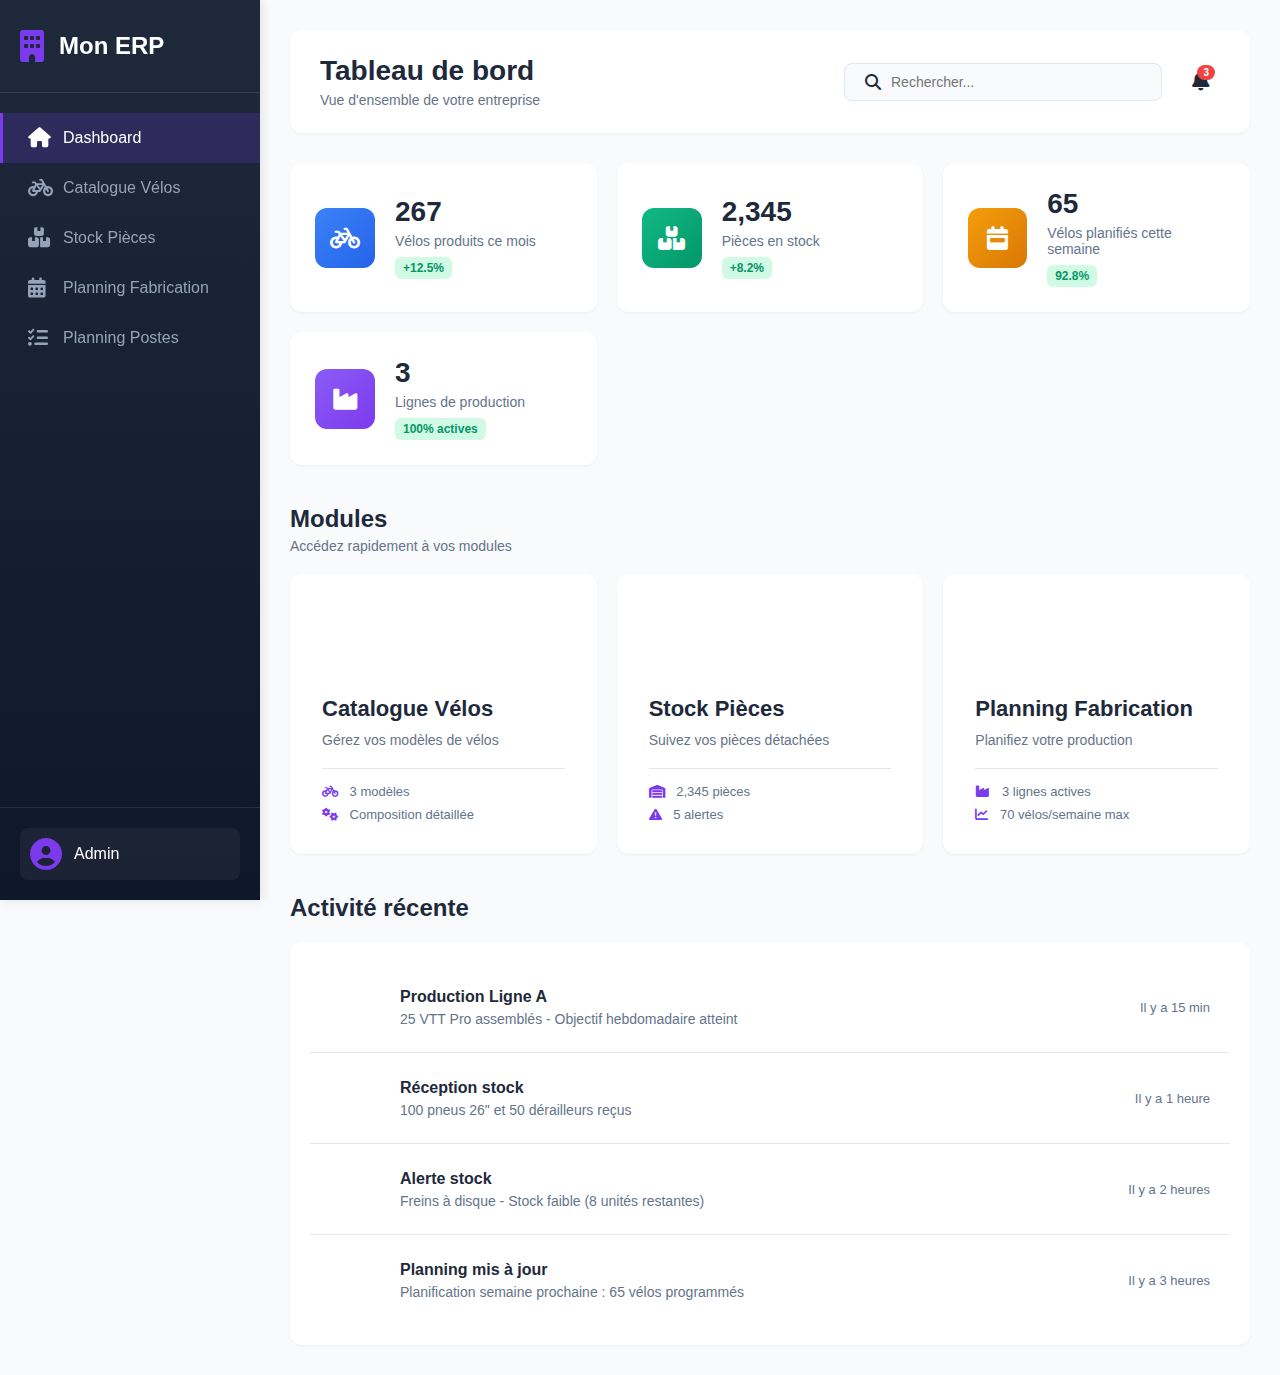
<file: CycloMax-main/index.html>
<!DOCTYPE html>
<html lang="fr">
<head>
    <meta charset="UTF-8">
    <meta name="viewport" content="width=device-width, initial-scale=1.0">
    <title>ERP Dashboard</title>
    <link rel="stylesheet" href="styles.css">
    <link rel="stylesheet" href="https://cdnjs.cloudflare.com/ajax/libs/font-awesome/6.4.0/css/all.min.css">
</head>
<body>
    <!-- Sidebar -->
    <div class="sidebar">
        <div class="logo">
            <i class="fas fa-building"></i>
            <h2>Mon ERP</h2>
        </div>
        <nav class="nav-menu">
            <a href="index.html" class="nav-item active">
                <i class="fas fa-home"></i>
                <span>Dashboard</span>
            </a>
            <!-- <a href="clients.html" class="nav-item">
                <i class="fas fa-users"></i>
                <span>Clients</span>
            </a> -->
            <a href="catalogue.html" class="nav-item">
                <i class="fas fa-bicycle"></i>
                <span>Catalogue Vélos</span>
            </a>
            <a href="stock.html" class="nav-item">
                <i class="fas fa-boxes"></i>
                <span>Stock Pièces</span>
            </a>
            <a href="production.html" class="nav-item">
                <i class="fas fa-calendar-alt"></i>
                <span>Planning Fabrication</span>
            </a>
            <a href="planning.html" class="nav-item">
                <i class="fas fa-tasks"></i>
                <span>Planning Postes</span>
            </a>
            <!-- <a href="fournisseurs.html" class="nav-item">
                <i class="fas fa-truck"></i>
                <span>Fournisseurs</span>
            </a> -->
        </nav>
        <div class="sidebar-footer">
            <div class="user-info">
                <i class="fas fa-user-circle"></i>
                <span>Admin</span>
            </div>
        </div>
    </div>

    <!-- Main Content -->
    <div class="main-content">
        <!-- Header -->
        <header class="header">
            <div class="header-left">
                <h1>Tableau de bord</h1>
                <p class="subtitle">Vue d'ensemble de votre entreprise</p>
            </div>
            <div class="header-right">
                <div class="search-box">
                    <i class="fas fa-search"></i>
                    <input type="text" placeholder="Rechercher...">
                </div>
                <button class="notification-btn">
                    <i class="fas fa-bell"></i>
                    <span class="badge">3</span>
                </button>
            </div>
        </header>

        <!-- Stats Cards -->
        <div class="stats-grid">
            <div class="stat-card">
                <div class="stat-icon blue">
                    <i class="fas fa-bicycle"></i>
                </div>
                <div class="stat-info">
                    <h3>267</h3>
                    <p>Vélos produits ce mois</p>
                    <span class="stat-change positive">+12.5%</span>
                </div>
            </div>
            <div class="stat-card">
                <div class="stat-icon green">
                    <i class="fas fa-boxes"></i>
                </div>
                <div class="stat-info">
                    <h3>2,345</h3>
                    <p>Pièces en stock</p>
                    <span class="stat-change positive">+8.2%</span>
                </div>
            </div>
            <div class="stat-card">
                <div class="stat-icon orange">
                    <i class="fas fa-calendar-week"></i>
                </div>
                <div class="stat-info">
                    <h3>65</h3>
                    <p>Vélos planifiés cette semaine</p>
                    <span class="stat-change positive">92.8%</span>
                </div>
            </div>
            <div class="stat-card">
                <div class="stat-icon purple">
                    <i class="fas fa-industry"></i>
                </div>
                <div class="stat-info">
                    <h3>3</h3>
                    <p>Lignes de production</p>
                    <span class="stat-change positive">100% actives</span>
                </div>
            </div>
        </div>

        <!-- Modules Grid -->
        <div class="section-header">
            <h2>Modules</h2>
            <p>Accédez rapidement à vos modules</p>
        </div>

        <div class="modules-grid">
            <a href="catalogue.html" class="module-card">
                <div class="module-icon blue">
                    <i class="fas fa-bicycle"></i>
                </div>
                <h3>Catalogue Vélos</h3>
                <p>Gérez vos modèles de vélos</p>
                <div class="module-stats">
                    <span><i class="fas fa-bicycle"></i> 3 modèles</span>
                    <span><i class="fas fa-cogs"></i> Composition détaillée</span>
                </div>
            </a>

            <a href="stock.html" class="module-card">
                <div class="module-icon green">
                    <i class="fas fa-boxes"></i>
                </div>
                <h3>Stock Pièces</h3>
                <p>Suivez vos pièces détachées</p>
                <div class="module-stats">
                    <span><i class="fas fa-warehouse"></i> 2,345 pièces</span>
                    <span><i class="fas fa-exclamation-triangle"></i> 5 alertes</span>
                </div>
            </a>

            <a href="production.html" class="module-card">
                <div class="module-icon orange">
                    <i class="fas fa-calendar-alt"></i>
                </div>
                <h3>Planning Fabrication</h3>
                <p>Planifiez votre production</p>
                <div class="module-stats">
                    <span><i class="fas fa-industry"></i> 3 lignes actives</span>
                    <span><i class="fas fa-chart-line"></i> 70 vélos/semaine max</span>
                </div>
            </a>
        </div>

        <!-- Recent Activity -->
        <div class="section-header">
            <h2>Activité récente</h2>
        </div>

        <div class="activity-container">
            <div class="activity-item">
                <div class="activity-icon blue">
                    <i class="fas fa-bicycle"></i>
                </div>
                <div class="activity-content">
                    <h4>Production Ligne A</h4>
                    <p>25 VTT Pro assemblés - Objectif hebdomadaire atteint</p>
                </div>
                <div class="activity-time">Il y a 15 min</div>
            </div>
            <div class="activity-item">
                <div class="activity-icon green">
                    <i class="fas fa-box-open"></i>
                </div>
                <div class="activity-content">
                    <h4>Réception stock</h4>
                    <p>100 pneus 26" et 50 dérailleurs reçus</p>
                </div>
                <div class="activity-time">Il y a 1 heure</div>
            </div>
            <div class="activity-item">
                <div class="activity-icon orange">
                    <i class="fas fa-exclamation-triangle"></i>
                </div>
                <div class="activity-content">
                    <h4>Alerte stock</h4>
                    <p>Freins à disque - Stock faible (8 unités restantes)</p>
                </div>
                <div class="activity-time">Il y a 2 heures</div>
            </div>
            <div class="activity-item">
                <div class="activity-icon purple">
                    <i class="fas fa-calendar-check"></i>
                </div>
                <div class="activity-content">
                    <h4>Planning mis à jour</h4>
                    <p>Planification semaine prochaine : 65 vélos programmés</p>
                </div>
                <div class="activity-time">Il y a 3 heures</div>
            </div>
        </div>
    </div>
</body>
</html>
</file>
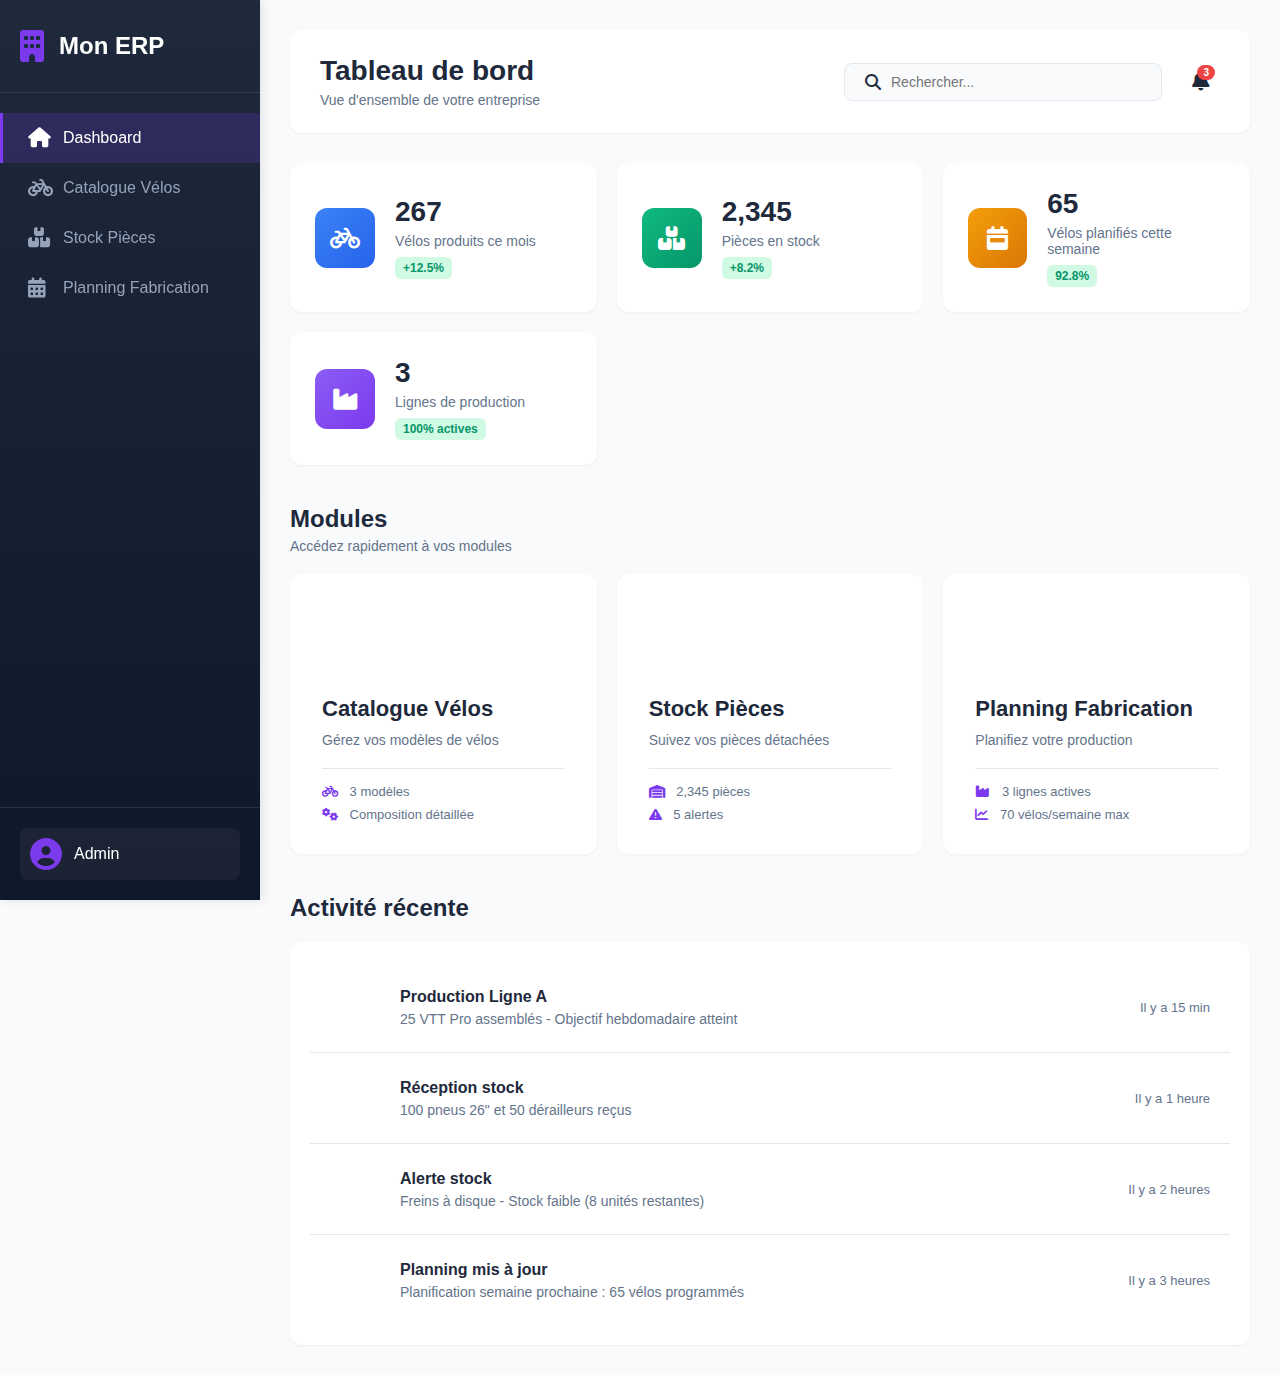
<file: code/CycloMax-main/CycloMax-main/index.html>
<!DOCTYPE html>
<html lang="fr">
<head>
    <meta charset="UTF-8">
    <meta name="viewport" content="width=device-width, initial-scale=1.0">
    <title>ERP Dashboard</title>
    <link rel="stylesheet" href="styles.css">
    <link rel="stylesheet" href="https://cdnjs.cloudflare.com/ajax/libs/font-awesome/6.4.0/css/all.min.css">
</head>
<body>
    <!-- Sidebar -->
    <div class="sidebar">
        <div class="logo">
            <i class="fas fa-building"></i>
            <h2>Mon ERP</h2>
        </div>
        <nav class="nav-menu">
            <a href="index.html" class="nav-item active">
                <i class="fas fa-home"></i>
                <span>Dashboard</span>
            </a>
            <!-- <a href="clients.html" class="nav-item">
                <i class="fas fa-users"></i>
                <span>Clients</span>
            </a> -->
            <a href="catalogue.html" class="nav-item">
                <i class="fas fa-bicycle"></i>
                <span>Catalogue Vélos</span>
            </a>
            <a href="stock.html" class="nav-item">
                <i class="fas fa-boxes"></i>
                <span>Stock Pièces</span>
            </a>
            <a href="production.html" class="nav-item">
                <i class="fas fa-calendar-alt"></i>
                <span>Planning Fabrication</span>
            </a>
            <!-- <a href="fournisseurs.html" class="nav-item">
                <i class="fas fa-truck"></i>
                <span>Fournisseurs</span>
            </a> -->
        </nav>
        <div class="sidebar-footer">
            <div class="user-info">
                <i class="fas fa-user-circle"></i>
                <span>Admin</span>
            </div>
        </div>
    </div>

    <!-- Main Content -->
    <div class="main-content">
        <!-- Header -->
        <header class="header">
            <div class="header-left">
                <h1>Tableau de bord</h1>
                <p class="subtitle">Vue d'ensemble de votre entreprise</p>
            </div>
            <div class="header-right">
                <div class="search-box">
                    <i class="fas fa-search"></i>
                    <input type="text" placeholder="Rechercher...">
                </div>
                <button class="notification-btn">
                    <i class="fas fa-bell"></i>
                    <span class="badge">3</span>
                </button>
            </div>
        </header>

        <!-- Stats Cards -->
        <div class="stats-grid">
            <div class="stat-card">
                <div class="stat-icon blue">
                    <i class="fas fa-bicycle"></i>
                </div>
                <div class="stat-info">
                    <h3>267</h3>
                    <p>Vélos produits ce mois</p>
                    <span class="stat-change positive">+12.5%</span>
                </div>
            </div>
            <div class="stat-card">
                <div class="stat-icon green">
                    <i class="fas fa-boxes"></i>
                </div>
                <div class="stat-info">
                    <h3>2,345</h3>
                    <p>Pièces en stock</p>
                    <span class="stat-change positive">+8.2%</span>
                </div>
            </div>
            <div class="stat-card">
                <div class="stat-icon orange">
                    <i class="fas fa-calendar-week"></i>
                </div>
                <div class="stat-info">
                    <h3>65</h3>
                    <p>Vélos planifiés cette semaine</p>
                    <span class="stat-change positive">92.8%</span>
                </div>
            </div>
            <div class="stat-card">
                <div class="stat-icon purple">
                    <i class="fas fa-industry"></i>
                </div>
                <div class="stat-info">
                    <h3>3</h3>
                    <p>Lignes de production</p>
                    <span class="stat-change positive">100% actives</span>
                </div>
            </div>
        </div>

        <!-- Modules Grid -->
        <div class="section-header">
            <h2>Modules</h2>
            <p>Accédez rapidement à vos modules</p>
        </div>

        <div class="modules-grid">
            <a href="catalogue.html" class="module-card">
                <div class="module-icon blue">
                    <i class="fas fa-bicycle"></i>
                </div>
                <h3>Catalogue Vélos</h3>
                <p>Gérez vos modèles de vélos</p>
                <div class="module-stats">
                    <span><i class="fas fa-bicycle"></i> 3 modèles</span>
                    <span><i class="fas fa-cogs"></i> Composition détaillée</span>
                </div>
            </a>

            <a href="stock.html" class="module-card">
                <div class="module-icon green">
                    <i class="fas fa-boxes"></i>
                </div>
                <h3>Stock Pièces</h3>
                <p>Suivez vos pièces détachées</p>
                <div class="module-stats">
                    <span><i class="fas fa-warehouse"></i> 2,345 pièces</span>
                    <span><i class="fas fa-exclamation-triangle"></i> 5 alertes</span>
                </div>
            </a>

            <a href="production.html" class="module-card">
                <div class="module-icon orange">
                    <i class="fas fa-calendar-alt"></i>
                </div>
                <h3>Planning Fabrication</h3>
                <p>Planifiez votre production</p>
                <div class="module-stats">
                    <span><i class="fas fa-industry"></i> 3 lignes actives</span>
                    <span><i class="fas fa-chart-line"></i> 70 vélos/semaine max</span>
                </div>
            </a>
        </div>

        <!-- Recent Activity -->
        <div class="section-header">
            <h2>Activité récente</h2>
        </div>

        <div class="activity-container">
            <div class="activity-item">
                <div class="activity-icon blue">
                    <i class="fas fa-bicycle"></i>
                </div>
                <div class="activity-content">
                    <h4>Production Ligne A</h4>
                    <p>25 VTT Pro assemblés - Objectif hebdomadaire atteint</p>
                </div>
                <div class="activity-time">Il y a 15 min</div>
            </div>
            <div class="activity-item">
                <div class="activity-icon green">
                    <i class="fas fa-box-open"></i>
                </div>
                <div class="activity-content">
                    <h4>Réception stock</h4>
                    <p>100 pneus 26" et 50 dérailleurs reçus</p>
                </div>
                <div class="activity-time">Il y a 1 heure</div>
            </div>
            <div class="activity-item">
                <div class="activity-icon orange">
                    <i class="fas fa-exclamation-triangle"></i>
                </div>
                <div class="activity-content">
                    <h4>Alerte stock</h4>
                    <p>Freins à disque - Stock faible (8 unités restantes)</p>
                </div>
                <div class="activity-time">Il y a 2 heures</div>
            </div>
            <div class="activity-item">
                <div class="activity-icon purple">
                    <i class="fas fa-calendar-check"></i>
                </div>
                <div class="activity-content">
                    <h4>Planning mis à jour</h4>
                    <p>Planification semaine prochaine : 65 vélos programmés</p>
                </div>
                <div class="activity-time">Il y a 3 heures</div>
            </div>
        </div>
    </div>
</body>
</html>
</file>
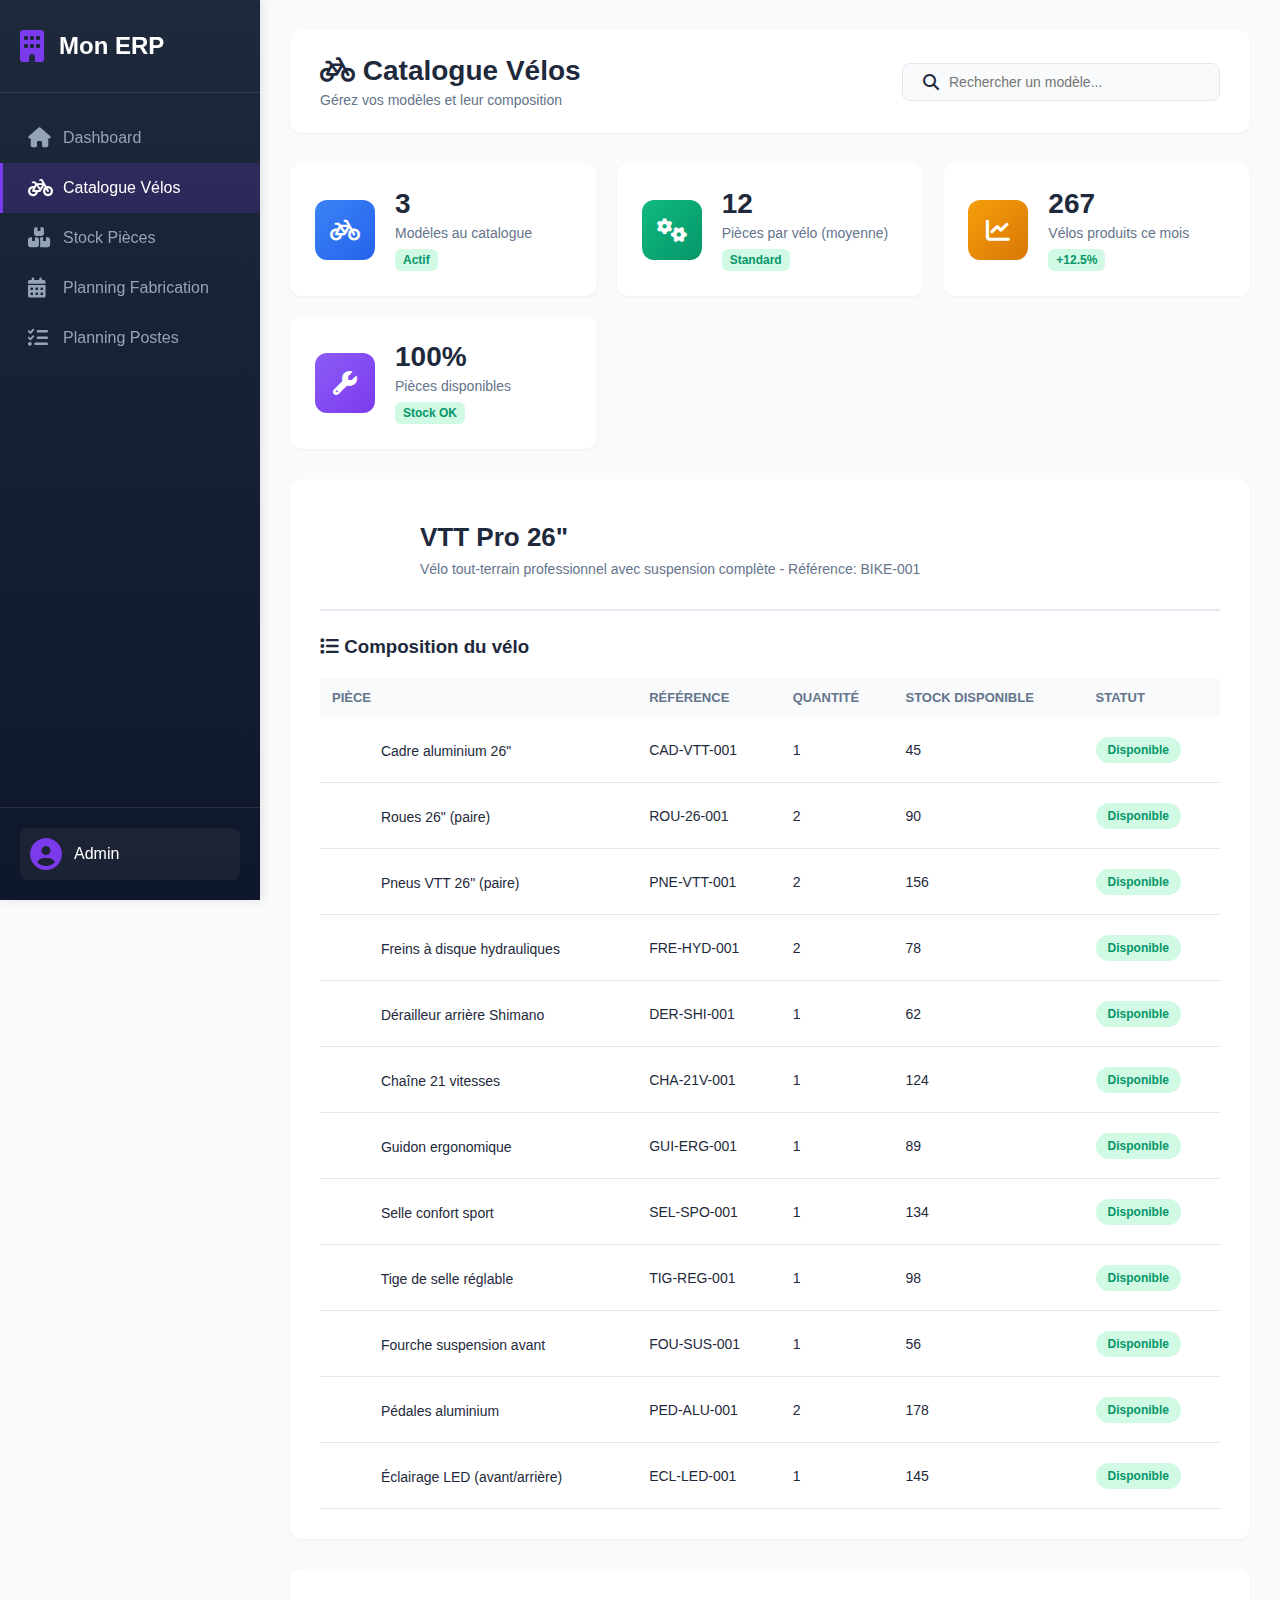
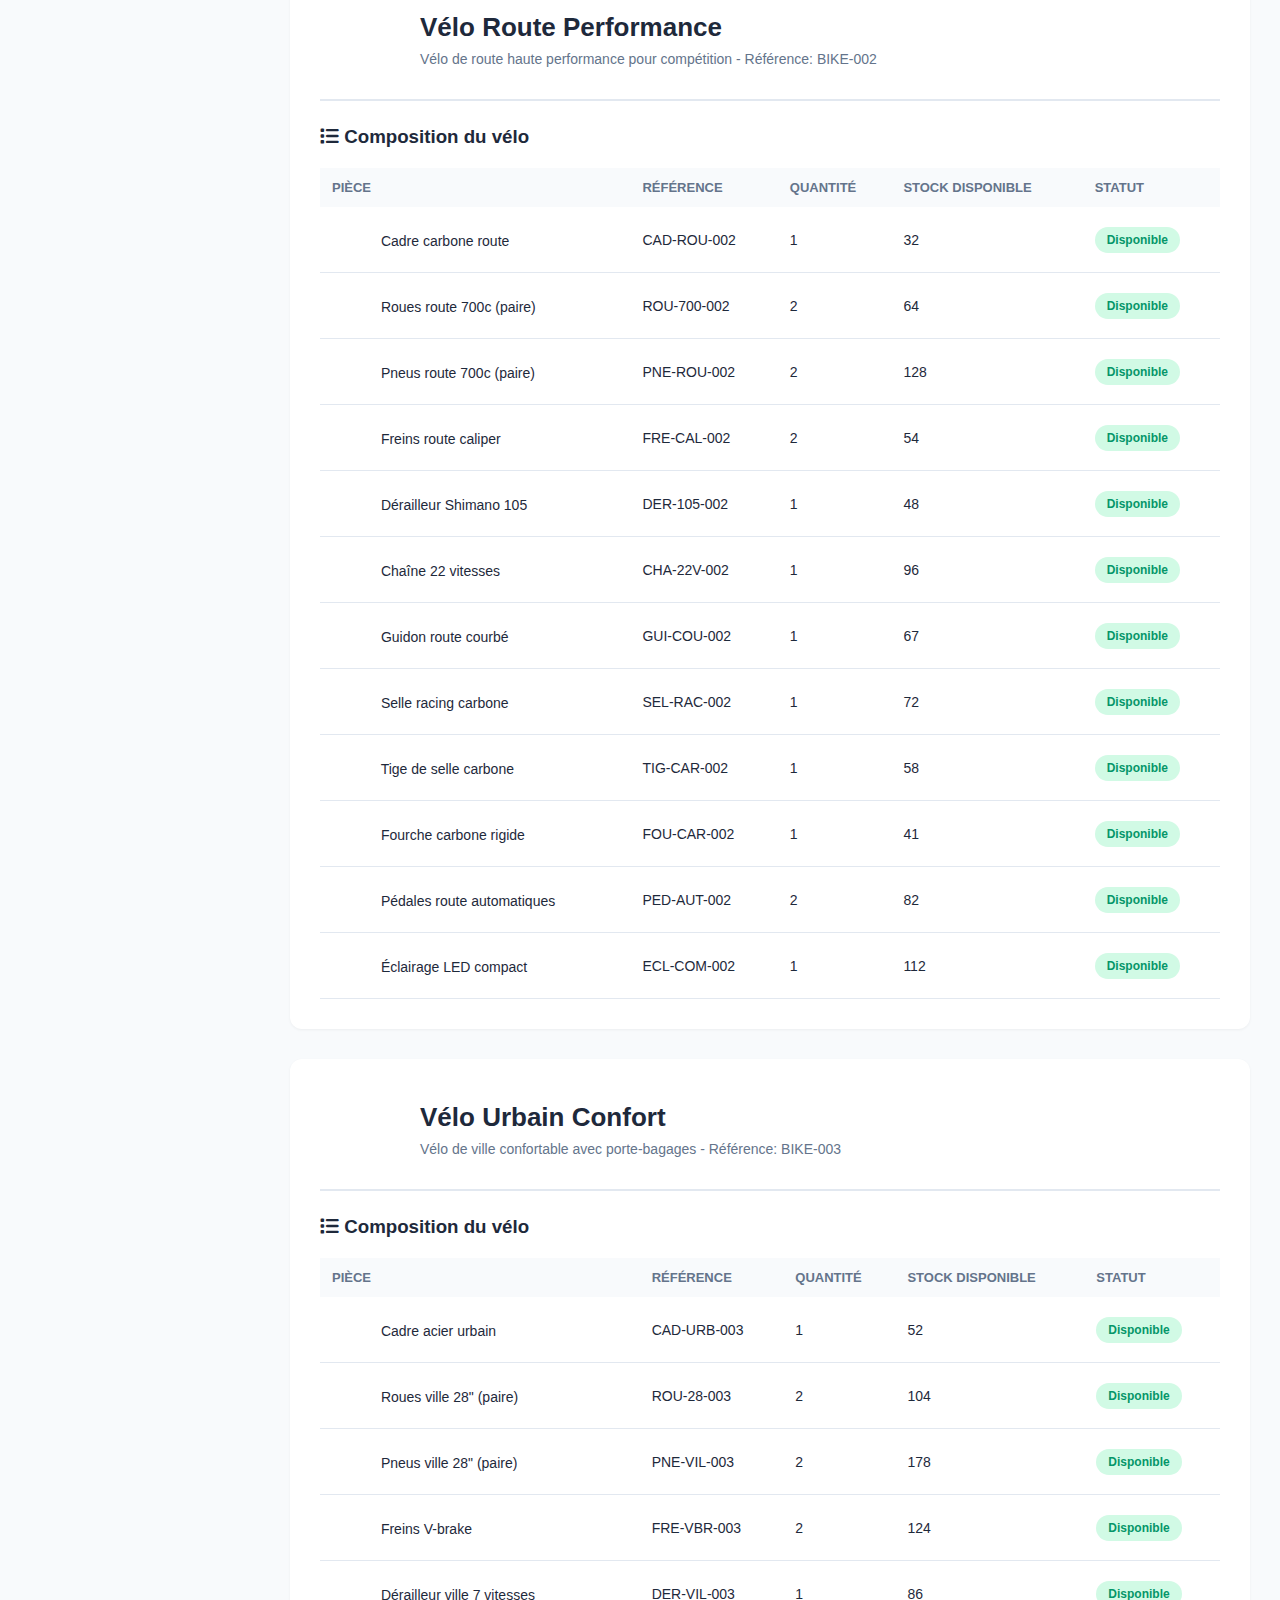
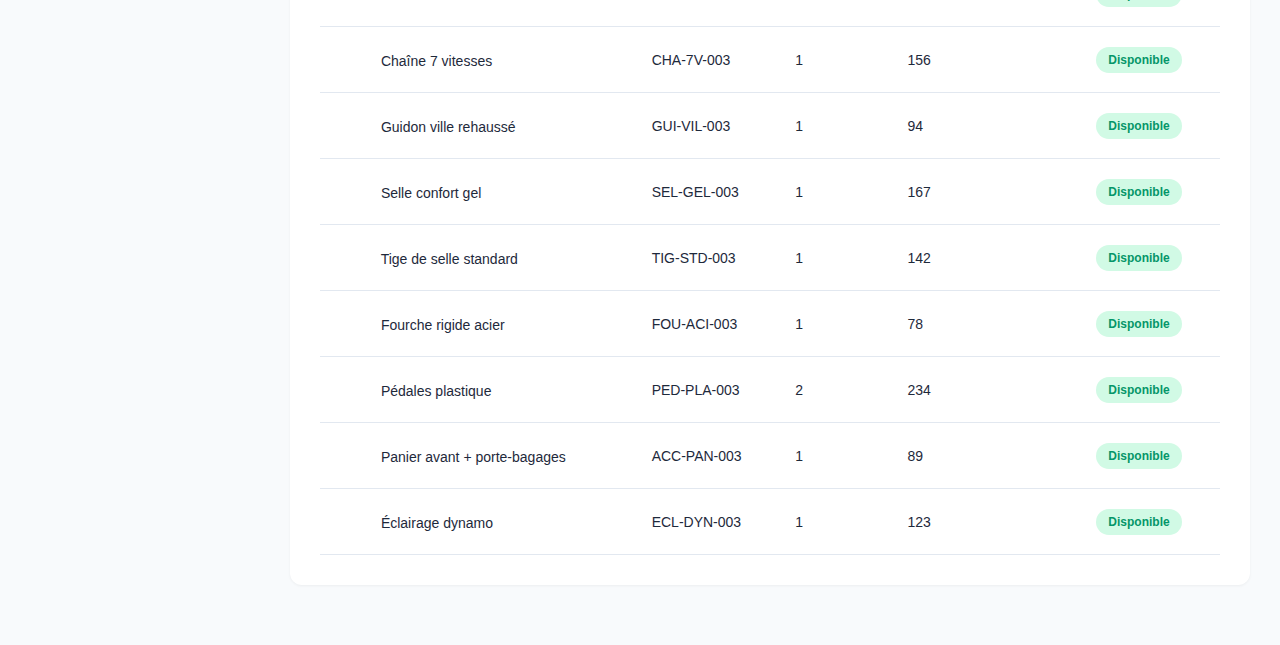
<file: CycloMax-main/catalogue.html>
<!DOCTYPE html>
<html lang="fr">
<head>
    <meta charset="UTF-8">
    <meta name="viewport" content="width=device-width, initial-scale=1.0">
    <title>Catalogue Vélos - ERP</title>
    <link rel="stylesheet" href="styles.css">
    <link rel="stylesheet" href="https://cdnjs.cloudflare.com/ajax/libs/font-awesome/6.4.0/css/all.min.css">
    <style>
        .bike-detail-card {
            background: white;
            border-radius: 12px;
            padding: 30px;
            margin-bottom: 30px;
            box-shadow: 0 1px 3px rgba(0, 0, 0, 0.05);
        }
        .bike-header {
            display: flex;
            align-items: center;
            gap: 20px;
            margin-bottom: 25px;
            padding-bottom: 20px;
            border-bottom: 2px solid var(--border-color);
        }
        .bike-icon-large {
            width: 80px;
            height: 80px;
            border-radius: 16px;
            display: flex;
            align-items: center;
            justify-content: center;
            font-size: 40px;
            color: white;
        }
        .bike-info h2 {
            margin-bottom: 8px;
            font-size: 26px;
        }
        .bike-info p {
            color: var(--text-secondary);
            font-size: 14px;
        }
        .components-table {
            width: 100%;
            margin-top: 20px;
        }
        .components-table th {
            background-color: var(--light-bg);
            padding: 12px;
            text-align: left;
            font-weight: 600;
            font-size: 13px;
            color: var(--text-secondary);
            text-transform: uppercase;
        }
        .components-table td {
            padding: 15px 12px;
            border-bottom: 1px solid var(--border-color);
        }
        .component-icon {
            width: 35px;
            height: 35px;
            border-radius: 8px;
            display: inline-flex;
            align-items: center;
            justify-content: center;
            margin-right: 10px;
            color: white;
            font-size: 16px;
        }
    </style>
</head>
<body>
    <!-- Sidebar -->
    <div class="sidebar">
        <div class="logo">
            <i class="fas fa-building"></i>
            <h2>Mon ERP</h2>
        </div>
        <nav class="nav-menu">
            <a href="index.html" class="nav-item">
                <i class="fas fa-home"></i>
                <span>Dashboard</span>
            </a>
            <a href="catalogue.html" class="nav-item active">
                <i class="fas fa-bicycle"></i>
                <span>Catalogue Vélos</span>
            </a>
            <a href="stock.html" class="nav-item">
                <i class="fas fa-boxes"></i>
                <span>Stock Pièces</span>
            </a>
            <a href="production.html" class="nav-item">
                <i class="fas fa-calendar-alt"></i>
                <span>Planning Fabrication</span>
            </a>
            <a href="planning.html" class="nav-item">
                <i class="fas fa-tasks"></i>
                <span>Planning Postes</span>
            </a>
        </nav>
        <div class="sidebar-footer">
            <div class="user-info">
                <i class="fas fa-user-circle"></i>
                <span>Admin</span>
            </div>
        </div>
    </div>

    <!-- Main Content -->
    <div class="main-content">
        <!-- Header -->
        <header class="header">
            <div class="header-left">
                <h1><i class="fas fa-bicycle"></i> Catalogue Vélos</h1>
                <p class="subtitle">Gérez vos modèles et leur composition</p>
            </div>
            <div class="header-right">
                <div class="search-box">
                    <i class="fas fa-search"></i>
                    <input type="text" placeholder="Rechercher un modèle...">
                </div>
            </div>
        </header>

        <!-- Stats Cards -->
        <div class="stats-grid">
            <div class="stat-card">
                <div class="stat-icon blue">
                    <i class="fas fa-bicycle"></i>
                </div>
                <div class="stat-info">
                    <h3>3</h3>
                    <p>Modèles au catalogue</p>
                    <span class="stat-change positive">Actif</span>
                </div>
            </div>
            <div class="stat-card">
                <div class="stat-icon green">
                    <i class="fas fa-cogs"></i>
                </div>
                <div class="stat-info">
                    <h3>12</h3>
                    <p>Pièces par vélo (moyenne)</p>
                    <span class="stat-change positive">Standard</span>
                </div>
            </div>
            <div class="stat-card">
                <div class="stat-icon orange">
                    <i class="fas fa-chart-line"></i>
                </div>
                <div class="stat-info">
                    <h3>267</h3>
                    <p>Vélos produits ce mois</p>
                    <span class="stat-change positive">+12.5%</span>
                </div>
            </div>
            <div class="stat-card">
                <div class="stat-icon purple">
                    <i class="fas fa-wrench"></i>
                </div>
                <div class="stat-info">
                    <h3>100%</h3>
                    <p>Pièces disponibles</p>
                    <span class="stat-change positive">Stock OK</span>
                </div>
            </div>
        </div>

        <!-- Bike Model 1: VTT Pro -->
        <div class="bike-detail-card">
            <div class="bike-header">
                <div class="bike-icon-large blue">
                    <i class="fas fa-bicycle"></i>
                </div>
                <div class="bike-info">
                    <h2>VTT Pro 26"</h2>
                    <p>Vélo tout-terrain professionnel avec suspension complète - Référence: BIKE-001</p>
                </div>
            </div>
            
            <h3 style="margin-bottom: 15px;"><i class="fas fa-list"></i> Composition du vélo</h3>
            <table class="components-table">
                <thead>
                    <tr>
                        <th>Pièce</th>
                        <th>Référence</th>
                        <th>Quantité</th>
                        <th>Stock disponible</th>
                        <th>Statut</th>
                    </tr>
                </thead>
                <tbody>
                    <tr>
                        <td><span class="component-icon blue"><i class="fas fa-circle"></i></span> Cadre aluminium 26"</td>
                        <td>CAD-VTT-001</td>
                        <td>1</td>
                        <td>45</td>
                        <td><span class="status-badge success">Disponible</span></td>
                    </tr>
                    <tr>
                        <td><span class="component-icon green"><i class="fas fa-compact-disc"></i></span> Roues 26" (paire)</td>
                        <td>ROU-26-001</td>
                        <td>2</td>
                        <td>90</td>
                        <td><span class="status-badge success">Disponible</span></td>
                    </tr>
                    <tr>
                        <td><span class="component-icon orange"><i class="fas fa-circle-notch"></i></span> Pneus VTT 26" (paire)</td>
                        <td>PNE-VTT-001</td>
                        <td>2</td>
                        <td>156</td>
                        <td><span class="status-badge success">Disponible</span></td>
                    </tr>
                    <tr>
                        <td><span class="component-icon purple"><i class="fas fa-hand-rock"></i></span> Freins à disque hydrauliques</td>
                        <td>FRE-HYD-001</td>
                        <td>2</td>
                        <td>78</td>
                        <td><span class="status-badge success">Disponible</span></td>
                    </tr>
                    <tr>
                        <td><span class="component-icon red"><i class="fas fa-cog"></i></span> Dérailleur arrière Shimano</td>
                        <td>DER-SHI-001</td>
                        <td>1</td>
                        <td>62</td>
                        <td><span class="status-badge success">Disponible</span></td>
                    </tr>
                    <tr>
                        <td><span class="component-icon blue"><i class="fas fa-dharmachakra"></i></span> Chaîne 21 vitesses</td>
                        <td>CHA-21V-001</td>
                        <td>1</td>
                        <td>124</td>
                        <td><span class="status-badge success">Disponible</span></td>
                    </tr>
                    <tr>
                        <td><span class="component-icon green"><i class="fas fa-bars"></i></span> Guidon ergonomique</td>
                        <td>GUI-ERG-001</td>
                        <td>1</td>
                        <td>89</td>
                        <td><span class="status-badge success">Disponible</span></td>
                    </tr>
                    <tr>
                        <td><span class="component-icon orange"><i class="fas fa-chair"></i></span> Selle confort sport</td>
                        <td>SEL-SPO-001</td>
                        <td>1</td>
                        <td>134</td>
                        <td><span class="status-badge success">Disponible</span></td>
                    </tr>
                    <tr>
                        <td><span class="component-icon purple"><i class="fas fa-minus"></i></span> Tige de selle réglable</td>
                        <td>TIG-REG-001</td>
                        <td>1</td>
                        <td>98</td>
                        <td><span class="status-badge success">Disponible</span></td>
                    </tr>
                    <tr>
                        <td><span class="component-icon red"><i class="fas fa-arrows-alt-v"></i></span> Fourche suspension avant</td>
                        <td>FOU-SUS-001</td>
                        <td>1</td>
                        <td>56</td>
                        <td><span class="status-badge success">Disponible</span></td>
                    </tr>
                    <tr>
                        <td><span class="component-icon blue"><i class="fas fa-shoe-prints"></i></span> Pédales aluminium</td>
                        <td>PED-ALU-001</td>
                        <td>2</td>
                        <td>178</td>
                        <td><span class="status-badge success">Disponible</span></td>
                    </tr>
                    <tr>
                        <td><span class="component-icon green"><i class="fas fa-lightbulb"></i></span> Éclairage LED (avant/arrière)</td>
                        <td>ECL-LED-001</td>
                        <td>1</td>
                        <td>145</td>
                        <td><span class="status-badge success">Disponible</span></td>
                    </tr>
                </tbody>
            </table>
        </div>

        <!-- Bike Model 2: Vélo Route -->
        <div class="bike-detail-card">
            <div class="bike-header">
                <div class="bike-icon-large green">
                    <i class="fas fa-bicycle"></i>
                </div>
                <div class="bike-info">
                    <h2>Vélo Route Performance</h2>
                    <p>Vélo de route haute performance pour compétition - Référence: BIKE-002</p>
                </div>
            </div>
            
            <h3 style="margin-bottom: 15px;"><i class="fas fa-list"></i> Composition du vélo</h3>
            <table class="components-table">
                <thead>
                    <tr>
                        <th>Pièce</th>
                        <th>Référence</th>
                        <th>Quantité</th>
                        <th>Stock disponible</th>
                        <th>Statut</th>
                    </tr>
                </thead>
                <tbody>
                    <tr>
                        <td><span class="component-icon blue"><i class="fas fa-circle"></i></span> Cadre carbone route</td>
                        <td>CAD-ROU-002</td>
                        <td>1</td>
                        <td>32</td>
                        <td><span class="status-badge success">Disponible</span></td>
                    </tr>
                    <tr>
                        <td><span class="component-icon green"><i class="fas fa-compact-disc"></i></span> Roues route 700c (paire)</td>
                        <td>ROU-700-002</td>
                        <td>2</td>
                        <td>64</td>
                        <td><span class="status-badge success">Disponible</span></td>
                    </tr>
                    <tr>
                        <td><span class="component-icon orange"><i class="fas fa-circle-notch"></i></span> Pneus route 700c (paire)</td>
                        <td>PNE-ROU-002</td>
                        <td>2</td>
                        <td>128</td>
                        <td><span class="status-badge success">Disponible</span></td>
                    </tr>
                    <tr>
                        <td><span class="component-icon purple"><i class="fas fa-hand-rock"></i></span> Freins route caliper</td>
                        <td>FRE-CAL-002</td>
                        <td>2</td>
                        <td>54</td>
                        <td><span class="status-badge success">Disponible</span></td>
                    </tr>
                    <tr>
                        <td><span class="component-icon red"><i class="fas fa-cog"></i></span> Dérailleur Shimano 105</td>
                        <td>DER-105-002</td>
                        <td>1</td>
                        <td>48</td>
                        <td><span class="status-badge success">Disponible</span></td>
                    </tr>
                    <tr>
                        <td><span class="component-icon blue"><i class="fas fa-dharmachakra"></i></span> Chaîne 22 vitesses</td>
                        <td>CHA-22V-002</td>
                        <td>1</td>
                        <td>96</td>
                        <td><span class="status-badge success">Disponible</span></td>
                    </tr>
                    <tr>
                        <td><span class="component-icon green"><i class="fas fa-bars"></i></span> Guidon route courbé</td>
                        <td>GUI-COU-002</td>
                        <td>1</td>
                        <td>67</td>
                        <td><span class="status-badge success">Disponible</span></td>
                    </tr>
                    <tr>
                        <td><span class="component-icon orange"><i class="fas fa-chair"></i></span> Selle racing carbone</td>
                        <td>SEL-RAC-002</td>
                        <td>1</td>
                        <td>72</td>
                        <td><span class="status-badge success">Disponible</span></td>
                    </tr>
                    <tr>
                        <td><span class="component-icon purple"><i class="fas fa-minus"></i></span> Tige de selle carbone</td>
                        <td>TIG-CAR-002</td>
                        <td>1</td>
                        <td>58</td>
                        <td><span class="status-badge success">Disponible</span></td>
                    </tr>
                    <tr>
                        <td><span class="component-icon red"><i class="fas fa-arrows-alt-v"></i></span> Fourche carbone rigide</td>
                        <td>FOU-CAR-002</td>
                        <td>1</td>
                        <td>41</td>
                        <td><span class="status-badge success">Disponible</span></td>
                    </tr>
                    <tr>
                        <td><span class="component-icon blue"><i class="fas fa-shoe-prints"></i></span> Pédales route automatiques</td>
                        <td>PED-AUT-002</td>
                        <td>2</td>
                        <td>82</td>
                        <td><span class="status-badge success">Disponible</span></td>
                    </tr>
                    <tr>
                        <td><span class="component-icon green"><i class="fas fa-lightbulb"></i></span> Éclairage LED compact</td>
                        <td>ECL-COM-002</td>
                        <td>1</td>
                        <td>112</td>
                        <td><span class="status-badge success">Disponible</span></td>
                    </tr>
                </tbody>
            </table>
        </div>

        <!-- Bike Model 3: Vélo Urbain -->
        <div class="bike-detail-card">
            <div class="bike-header">
                <div class="bike-icon-large orange">
                    <i class="fas fa-bicycle"></i>
                </div>
                <div class="bike-info">
                    <h2>Vélo Urbain Confort</h2>
                    <p>Vélo de ville confortable avec porte-bagages - Référence: BIKE-003</p>
                </div>
            </div>
            
            <h3 style="margin-bottom: 15px;"><i class="fas fa-list"></i> Composition du vélo</h3>
            <table class="components-table">
                <thead>
                    <tr>
                        <th>Pièce</th>
                        <th>Référence</th>
                        <th>Quantité</th>
                        <th>Stock disponible</th>
                        <th>Statut</th>
                    </tr>
                </thead>
                <tbody>
                    <tr>
                        <td><span class="component-icon blue"><i class="fas fa-circle"></i></span> Cadre acier urbain</td>
                        <td>CAD-URB-003</td>
                        <td>1</td>
                        <td>52</td>
                        <td><span class="status-badge success">Disponible</span></td>
                    </tr>
                    <tr>
                        <td><span class="component-icon green"><i class="fas fa-compact-disc"></i></span> Roues ville 28" (paire)</td>
                        <td>ROU-28-003</td>
                        <td>2</td>
                        <td>104</td>
                        <td><span class="status-badge success">Disponible</span></td>
                    </tr>
                    <tr>
                        <td><span class="component-icon orange"><i class="fas fa-circle-notch"></i></span> Pneus ville 28" (paire)</td>
                        <td>PNE-VIL-003</td>
                        <td>2</td>
                        <td>178</td>
                        <td><span class="status-badge success">Disponible</span></td>
                    </tr>
                    <tr>
                        <td><span class="component-icon purple"><i class="fas fa-hand-rock"></i></span> Freins V-brake</td>
                        <td>FRE-VBR-003</td>
                        <td>2</td>
                        <td>124</td>
                        <td><span class="status-badge success">Disponible</span></td>
                    </tr>
                    <tr>
                        <td><span class="component-icon red"><i class="fas fa-cog"></i></span> Dérailleur ville 7 vitesses</td>
                        <td>DER-VIL-003</td>
                        <td>1</td>
                        <td>86</td>
                        <td><span class="status-badge success">Disponible</span></td>
                    </tr>
                    <tr>
                        <td><span class="component-icon blue"><i class="fas fa-dharmachakra"></i></span> Chaîne 7 vitesses</td>
                        <td>CHA-7V-003</td>
                        <td>1</td>
                        <td>156</td>
                        <td><span class="status-badge success">Disponible</span></td>
                    </tr>
                    <tr>
                        <td><span class="component-icon green"><i class="fas fa-bars"></i></span> Guidon ville rehaussé</td>
                        <td>GUI-VIL-003</td>
                        <td>1</td>
                        <td>94</td>
                        <td><span class="status-badge success">Disponible</span></td>
                    </tr>
                    <tr>
                        <td><span class="component-icon orange"><i class="fas fa-chair"></i></span> Selle confort gel</td>
                        <td>SEL-GEL-003</td>
                        <td>1</td>
                        <td>167</td>
                        <td><span class="status-badge success">Disponible</span></td>
                    </tr>
                    <tr>
                        <td><span class="component-icon purple"><i class="fas fa-minus"></i></span> Tige de selle standard</td>
                        <td>TIG-STD-003</td>
                        <td>1</td>
                        <td>142</td>
                        <td><span class="status-badge success">Disponible</span></td>
                    </tr>
                    <tr>
                        <td><span class="component-icon red"><i class="fas fa-arrows-alt-v"></i></span> Fourche rigide acier</td>
                        <td>FOU-ACI-003</td>
                        <td>1</td>
                        <td>78</td>
                        <td><span class="status-badge success">Disponible</span></td>
                    </tr>
                    <tr>
                        <td><span class="component-icon blue"><i class="fas fa-shoe-prints"></i></span> Pédales plastique</td>
                        <td>PED-PLA-003</td>
                        <td>2</td>
                        <td>234</td>
                        <td><span class="status-badge success">Disponible</span></td>
                    </tr>
                    <tr>
                        <td><span class="component-icon green"><i class="fas fa-shopping-basket"></i></span> Panier avant + porte-bagages</td>
                        <td>ACC-PAN-003</td>
                        <td>1</td>
                        <td>89</td>
                        <td><span class="status-badge success">Disponible</span></td>
                    </tr>
                    <tr>
                        <td><span class="component-icon orange"><i class="fas fa-lightbulb"></i></span> Éclairage dynamo</td>
                        <td>ECL-DYN-003</td>
                        <td>1</td>
                        <td>123</td>
                        <td><span class="status-badge success">Disponible</span></td>
                    </tr>
                </tbody>
            </table>
        </div>
    </div>
</body>
</html>
</file>
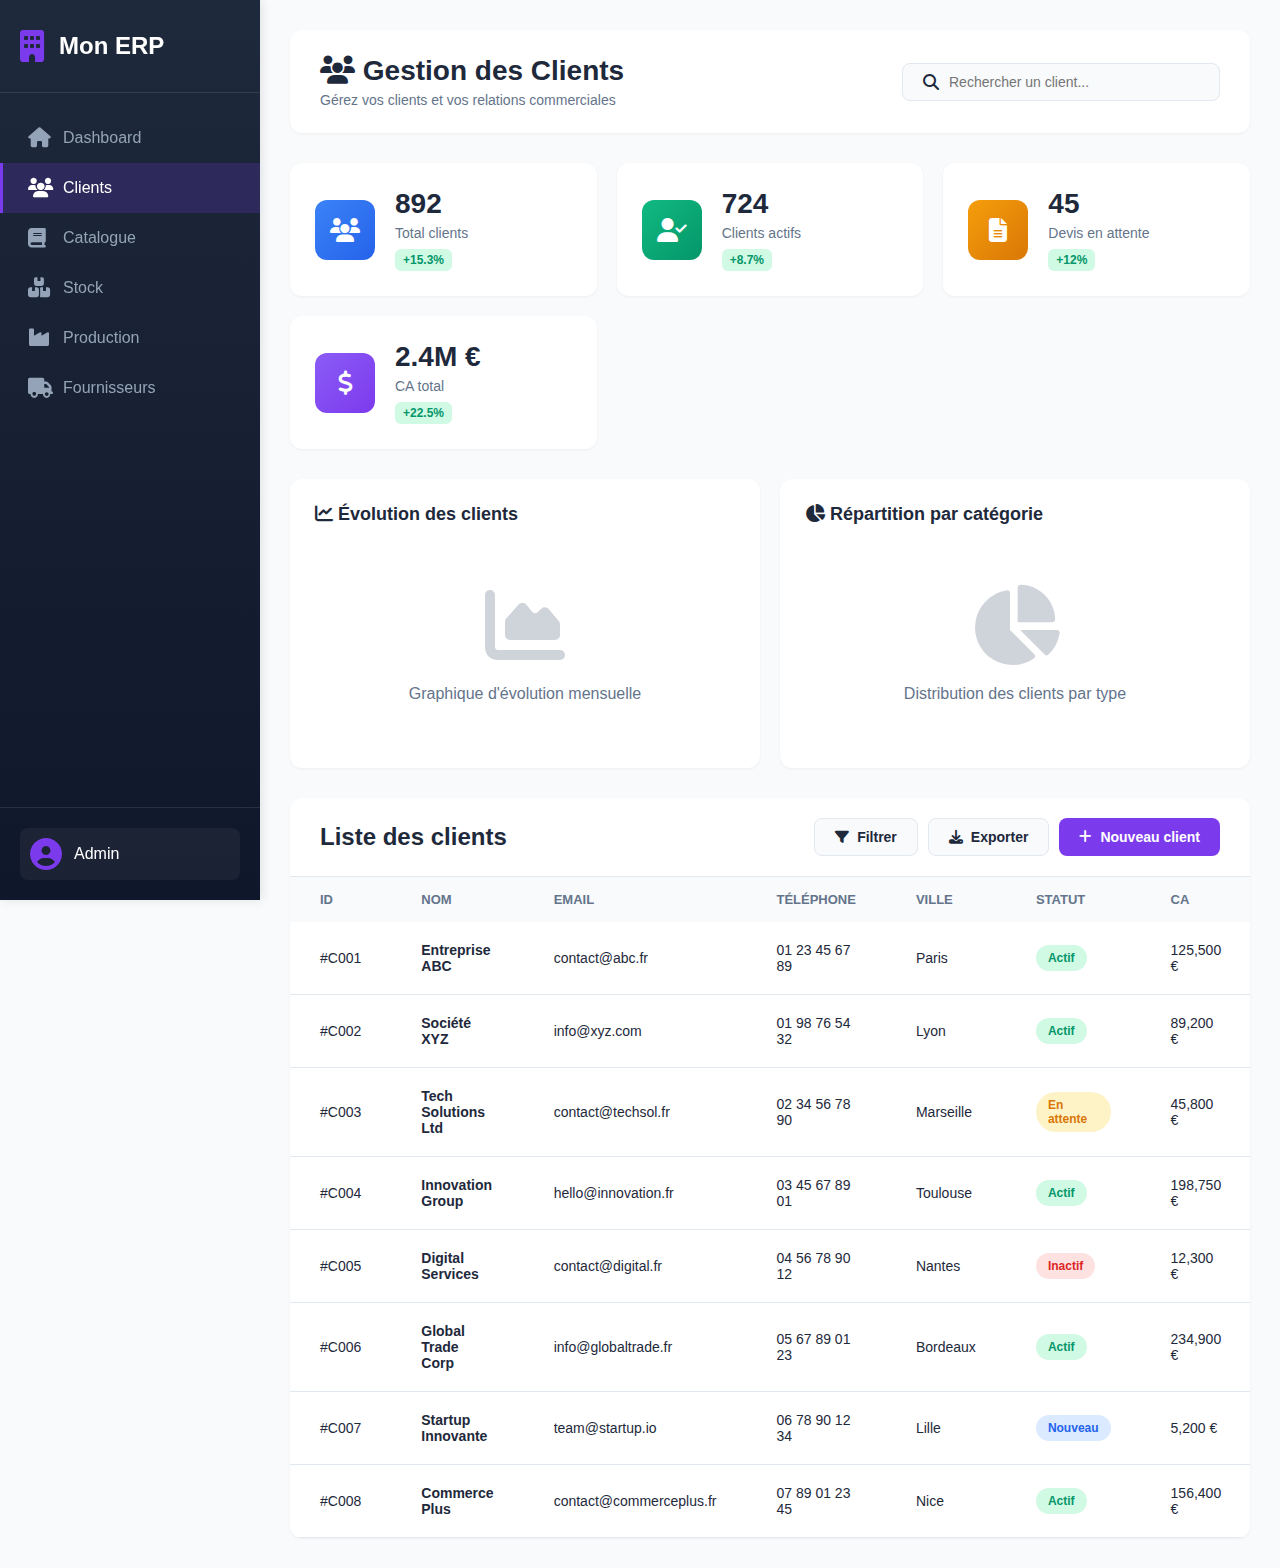
<file: CycloMax-main/clients.html>
<!DOCTYPE html>
<html lang="fr">
<head>
    <meta charset="UTF-8">
    <meta name="viewport" content="width=device-width, initial-scale=1.0">
    <title>Clients - ERP</title>
    <link rel="stylesheet" href="styles.css">
    <link rel="stylesheet" href="https://cdnjs.cloudflare.com/ajax/libs/font-awesome/6.4.0/css/all.min.css">
</head>
<body>
    <!-- Sidebar -->
    <div class="sidebar">
        <div class="logo">
            <i class="fas fa-building"></i>
            <h2>Mon ERP</h2>
        </div>
        <nav class="nav-menu">
            <a href="index.html" class="nav-item">
                <i class="fas fa-home"></i>
                <span>Dashboard</span>
            </a>
            <a href="clients.html" class="nav-item active">
                <i class="fas fa-users"></i>
                <span>Clients</span>
            </a>
            <a href="catalogue.html" class="nav-item">
                <i class="fas fa-book"></i>
                <span>Catalogue</span>
            </a>
            <a href="stock.html" class="nav-item">
                <i class="fas fa-boxes"></i>
                <span>Stock</span>
            </a>
            <a href="production.html" class="nav-item">
                <i class="fas fa-industry"></i>
                <span>Production</span>
            </a>
            <a href="fournisseurs.html" class="nav-item">
                <i class="fas fa-truck"></i>
                <span>Fournisseurs</span>
            </a>
        </nav>
        <div class="sidebar-footer">
            <div class="user-info">
                <i class="fas fa-user-circle"></i>
                <span>Admin</span>
            </div>
        </div>
    </div>

    <!-- Main Content -->
    <div class="main-content">
        <!-- Header -->
        <header class="header">
            <div class="header-left">
                <h1><i class="fas fa-users"></i> Gestion des Clients</h1>
                <p class="subtitle">Gérez vos clients et vos relations commerciales</p>
            </div>
            <div class="header-right">
                <div class="search-box">
                    <i class="fas fa-search"></i>
                    <input type="text" placeholder="Rechercher un client...">
                </div>
            </div>
        </header>

        <!-- Stats Cards -->
        <div class="stats-grid">
            <div class="stat-card">
                <div class="stat-icon blue">
                    <i class="fas fa-users"></i>
                </div>
                <div class="stat-info">
                    <h3>892</h3>
                    <p>Total clients</p>
                    <span class="stat-change positive">+15.3%</span>
                </div>
            </div>
            <div class="stat-card">
                <div class="stat-icon green">
                    <i class="fas fa-user-check"></i>
                </div>
                <div class="stat-info">
                    <h3>724</h3>
                    <p>Clients actifs</p>
                    <span class="stat-change positive">+8.7%</span>
                </div>
            </div>
            <div class="stat-card">
                <div class="stat-icon orange">
                    <i class="fas fa-file-alt"></i>
                </div>
                <div class="stat-info">
                    <h3>45</h3>
                    <p>Devis en attente</p>
                    <span class="stat-change positive">+12%</span>
                </div>
            </div>
            <div class="stat-card">
                <div class="stat-icon purple">
                    <i class="fas fa-dollar-sign"></i>
                </div>
                <div class="stat-info">
                    <h3>2.4M €</h3>
                    <p>CA total</p>
                    <span class="stat-change positive">+22.5%</span>
                </div>
            </div>
        </div>

        <!-- Charts -->
        <div class="charts-grid">
            <div class="chart-card">
                <h3><i class="fas fa-chart-line"></i> Évolution des clients</h3>
                <div style="padding: 40px; text-align: center; color: var(--text-secondary);">
                    <i class="fas fa-chart-area" style="font-size: 80px; opacity: 0.3;"></i>
                    <p style="margin-top: 20px;">Graphique d'évolution mensuelle</p>
                </div>
            </div>
            <div class="chart-card">
                <h3><i class="fas fa-chart-pie"></i> Répartition par catégorie</h3>
                <div style="padding: 40px; text-align: center; color: var(--text-secondary);">
                    <i class="fas fa-chart-pie" style="font-size: 80px; opacity: 0.3;"></i>
                    <p style="margin-top: 20px;">Distribution des clients par type</p>
                </div>
            </div>
        </div>

        <!-- Table -->
        <div class="table-container">
            <div class="table-header">
                <h2>Liste des clients</h2>
                <div class="table-actions">
                    <button class="btn btn-secondary">
                        <i class="fas fa-filter"></i> Filtrer
                    </button>
                    <button class="btn btn-secondary">
                        <i class="fas fa-download"></i> Exporter
                    </button>
                    <button class="btn btn-primary">
                        <i class="fas fa-plus"></i> Nouveau client
                    </button>
                </div>
            </div>
            <table>
                <thead>
                    <tr>
                        <th>ID</th>
                        <th>Nom</th>
                        <th>Email</th>
                        <th>Téléphone</th>
                        <th>Ville</th>
                        <th>Statut</th>
                        <th>CA</th>
                        <th>Actions</th>
                    </tr>
                </thead>
                <tbody>
                    <tr>
                        <td>#C001</td>
                        <td><strong>Entreprise ABC</strong></td>
                        <td>contact@abc.fr</td>
                        <td>01 23 45 67 89</td>
                        <td>Paris</td>
                        <td><span class="status-badge success">Actif</span></td>
                        <td>125,500 €</td>
                        <td>
                            <div class="action-btns">
                                <button class="action-btn"><i class="fas fa-eye"></i></button>
                                <button class="action-btn"><i class="fas fa-edit"></i></button>
                                <button class="action-btn"><i class="fas fa-trash"></i></button>
                            </div>
                        </td>
                    </tr>
                    <tr>
                        <td>#C002</td>
                        <td><strong>Société XYZ</strong></td>
                        <td>info@xyz.com</td>
                        <td>01 98 76 54 32</td>
                        <td>Lyon</td>
                        <td><span class="status-badge success">Actif</span></td>
                        <td>89,200 €</td>
                        <td>
                            <div class="action-btns">
                                <button class="action-btn"><i class="fas fa-eye"></i></button>
                                <button class="action-btn"><i class="fas fa-edit"></i></button>
                                <button class="action-btn"><i class="fas fa-trash"></i></button>
                            </div>
                        </td>
                    </tr>
                    <tr>
                        <td>#C003</td>
                        <td><strong>Tech Solutions Ltd</strong></td>
                        <td>contact@techsol.fr</td>
                        <td>02 34 56 78 90</td>
                        <td>Marseille</td>
                        <td><span class="status-badge warning">En attente</span></td>
                        <td>45,800 €</td>
                        <td>
                            <div class="action-btns">
                                <button class="action-btn"><i class="fas fa-eye"></i></button>
                                <button class="action-btn"><i class="fas fa-edit"></i></button>
                                <button class="action-btn"><i class="fas fa-trash"></i></button>
                            </div>
                        </td>
                    </tr>
                    <tr>
                        <td>#C004</td>
                        <td><strong>Innovation Group</strong></td>
                        <td>hello@innovation.fr</td>
                        <td>03 45 67 89 01</td>
                        <td>Toulouse</td>
                        <td><span class="status-badge success">Actif</span></td>
                        <td>198,750 €</td>
                        <td>
                            <div class="action-btns">
                                <button class="action-btn"><i class="fas fa-eye"></i></button>
                                <button class="action-btn"><i class="fas fa-edit"></i></button>
                                <button class="action-btn"><i class="fas fa-trash"></i></button>
                            </div>
                        </td>
                    </tr>
                    <tr>
                        <td>#C005</td>
                        <td><strong>Digital Services</strong></td>
                        <td>contact@digital.fr</td>
                        <td>04 56 78 90 12</td>
                        <td>Nantes</td>
                        <td><span class="status-badge danger">Inactif</span></td>
                        <td>12,300 €</td>
                        <td>
                            <div class="action-btns">
                                <button class="action-btn"><i class="fas fa-eye"></i></button>
                                <button class="action-btn"><i class="fas fa-edit"></i></button>
                                <button class="action-btn"><i class="fas fa-trash"></i></button>
                            </div>
                        </td>
                    </tr>
                    <tr>
                        <td>#C006</td>
                        <td><strong>Global Trade Corp</strong></td>
                        <td>info@globaltrade.fr</td>
                        <td>05 67 89 01 23</td>
                        <td>Bordeaux</td>
                        <td><span class="status-badge success">Actif</span></td>
                        <td>234,900 €</td>
                        <td>
                            <div class="action-btns">
                                <button class="action-btn"><i class="fas fa-eye"></i></button>
                                <button class="action-btn"><i class="fas fa-edit"></i></button>
                                <button class="action-btn"><i class="fas fa-trash"></i></button>
                            </div>
                        </td>
                    </tr>
                    <tr>
                        <td>#C007</td>
                        <td><strong>Startup Innovante</strong></td>
                        <td>team@startup.io</td>
                        <td>06 78 90 12 34</td>
                        <td>Lille</td>
                        <td><span class="status-badge info">Nouveau</span></td>
                        <td>5,200 €</td>
                        <td>
                            <div class="action-btns">
                                <button class="action-btn"><i class="fas fa-eye"></i></button>
                                <button class="action-btn"><i class="fas fa-edit"></i></button>
                                <button class="action-btn"><i class="fas fa-trash"></i></button>
                            </div>
                        </td>
                    </tr>
                    <tr>
                        <td>#C008</td>
                        <td><strong>Commerce Plus</strong></td>
                        <td>contact@commerceplus.fr</td>
                        <td>07 89 01 23 45</td>
                        <td>Nice</td>
                        <td><span class="status-badge success">Actif</span></td>
                        <td>156,400 €</td>
                        <td>
                            <div class="action-btns">
                                <button class="action-btn"><i class="fas fa-eye"></i></button>
                                <button class="action-btn"><i class="fas fa-edit"></i></button>
                                <button class="action-btn"><i class="fas fa-trash"></i></button>
                            </div>
                        </td>
                    </tr>
                </tbody>
            </table>
        </div>
    </div>
</body>
</html>
</file>
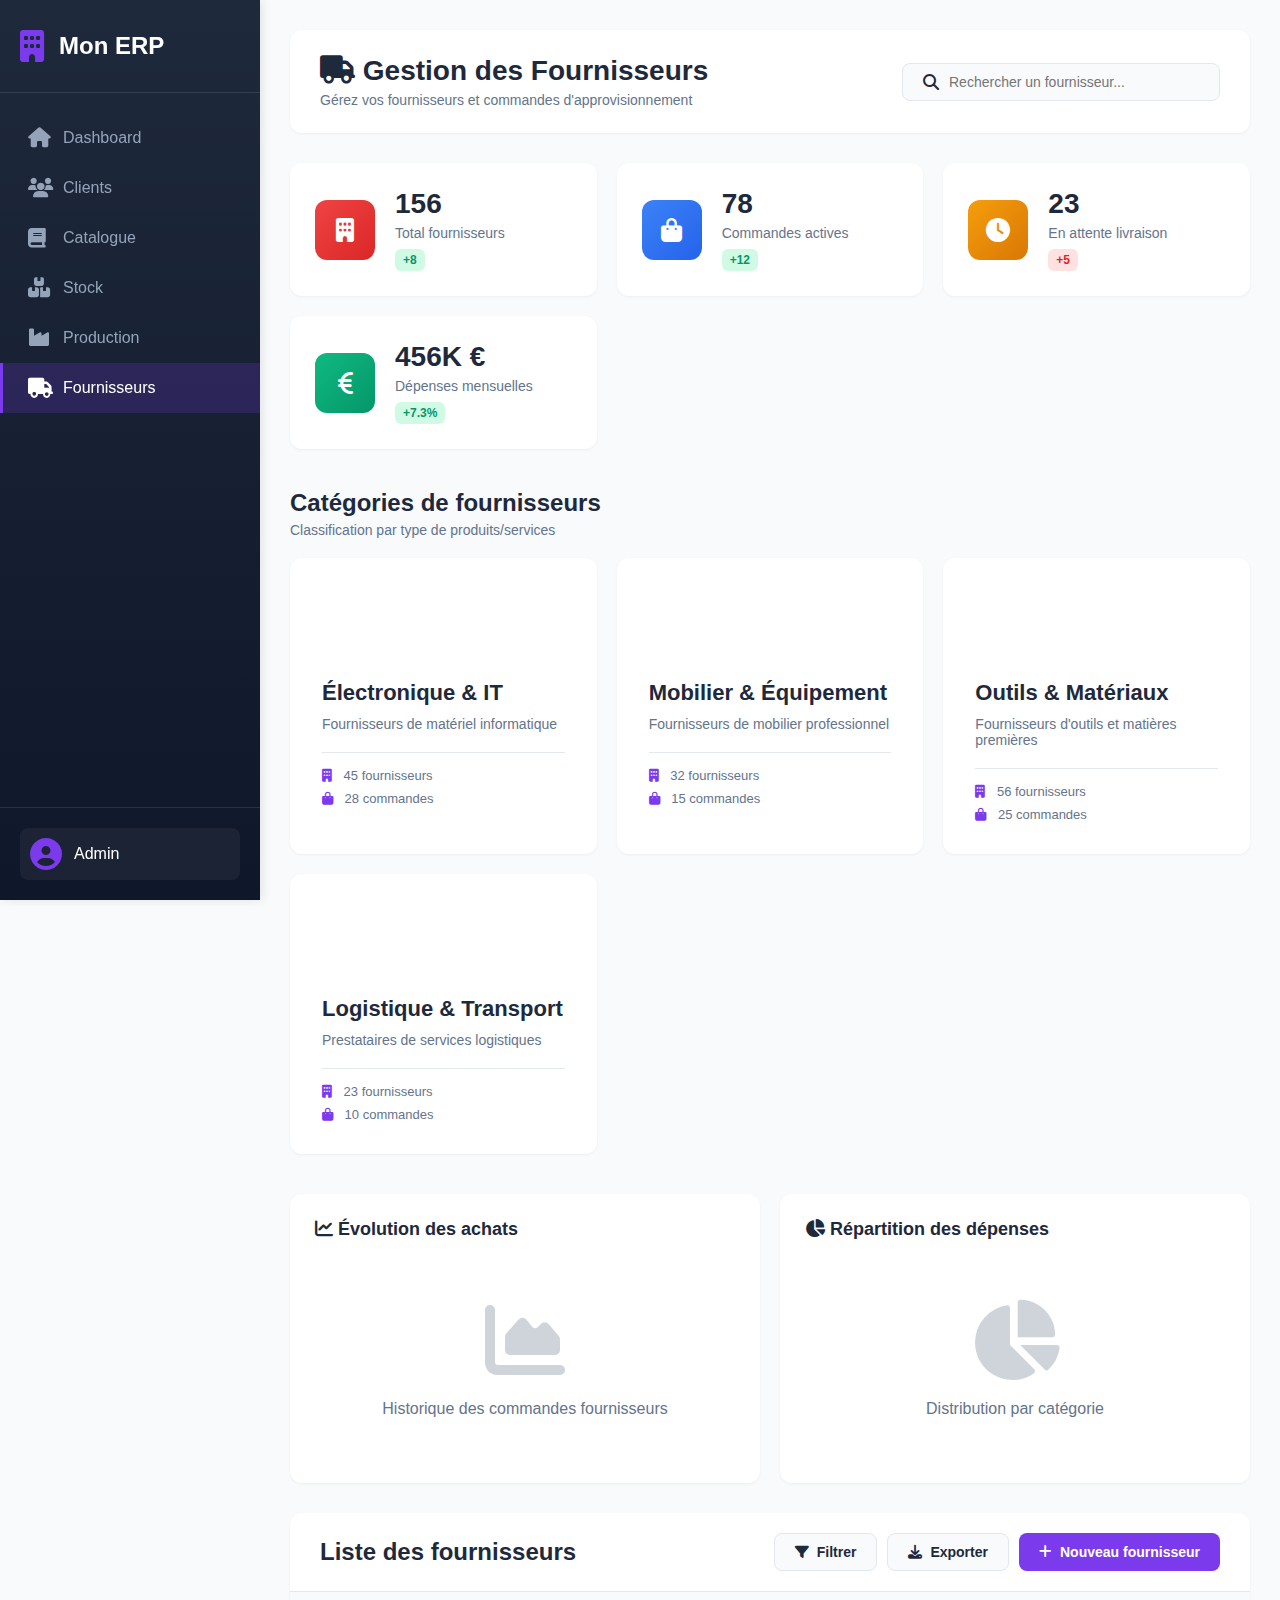
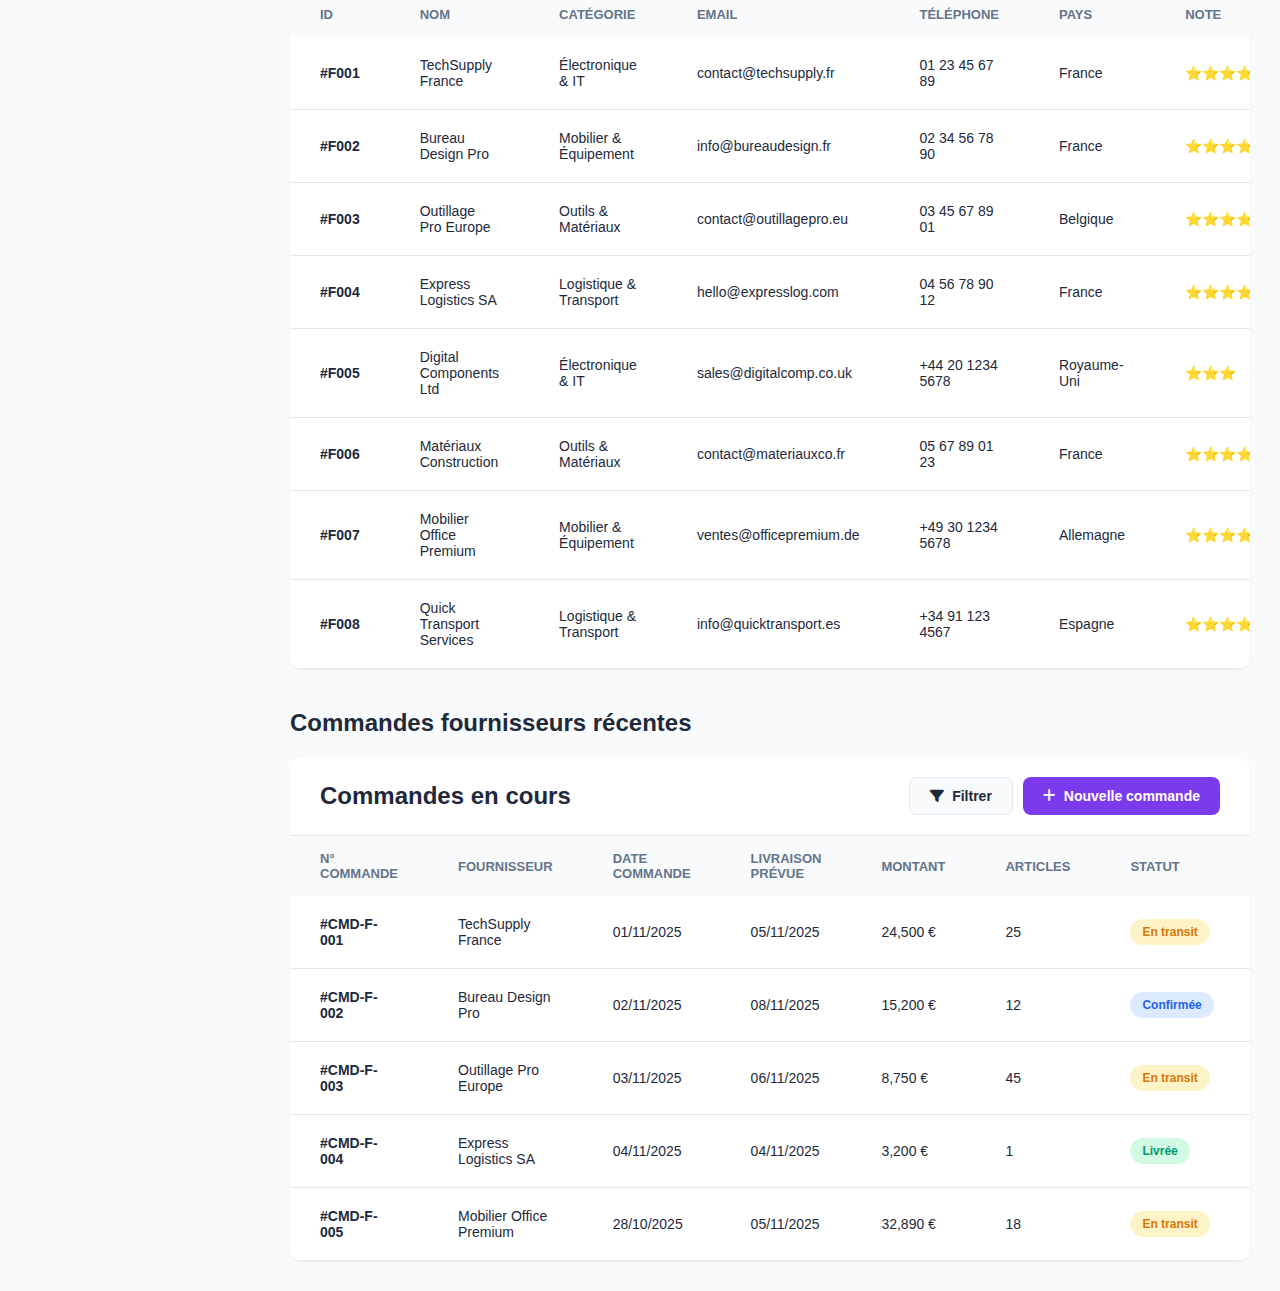
<file: CycloMax-main/fournisseurs.html>
<!DOCTYPE html>
<html lang="fr">
<head>
    <meta charset="UTF-8">
    <meta name="viewport" content="width=device-width, initial-scale=1.0">
    <title>Fournisseurs - ERP</title>
    <link rel="stylesheet" href="styles.css">
    <link rel="stylesheet" href="https://cdnjs.cloudflare.com/ajax/libs/font-awesome/6.4.0/css/all.min.css">
</head>
<body>
    <!-- Sidebar -->
    <div class="sidebar">
        <div class="logo">
            <i class="fas fa-building"></i>
            <h2>Mon ERP</h2>
        </div>
        <nav class="nav-menu">
            <a href="index.html" class="nav-item">
                <i class="fas fa-home"></i>
                <span>Dashboard</span>
            </a>
            <a href="clients.html" class="nav-item">
                <i class="fas fa-users"></i>
                <span>Clients</span>
            </a>
            <a href="catalogue.html" class="nav-item">
                <i class="fas fa-book"></i>
                <span>Catalogue</span>
            </a>
            <a href="stock.html" class="nav-item">
                <i class="fas fa-boxes"></i>
                <span>Stock</span>
            </a>
            <a href="production.html" class="nav-item">
                <i class="fas fa-industry"></i>
                <span>Production</span>
            </a>
            <a href="fournisseurs.html" class="nav-item active">
                <i class="fas fa-truck"></i>
                <span>Fournisseurs</span>
            </a>
        </nav>
        <div class="sidebar-footer">
            <div class="user-info">
                <i class="fas fa-user-circle"></i>
                <span>Admin</span>
            </div>
        </div>
    </div>

    <!-- Main Content -->
    <div class="main-content">
        <!-- Header -->
        <header class="header">
            <div class="header-left">
                <h1><i class="fas fa-truck"></i> Gestion des Fournisseurs</h1>
                <p class="subtitle">Gérez vos fournisseurs et commandes d'approvisionnement</p>
            </div>
            <div class="header-right">
                <div class="search-box">
                    <i class="fas fa-search"></i>
                    <input type="text" placeholder="Rechercher un fournisseur...">
                </div>
            </div>
        </header>

        <!-- Stats Cards -->
        <div class="stats-grid">
            <div class="stat-card">
                <div class="stat-icon red">
                    <i class="fas fa-building"></i>
                </div>
                <div class="stat-info">
                    <h3>156</h3>
                    <p>Total fournisseurs</p>
                    <span class="stat-change positive">+8</span>
                </div>
            </div>
            <div class="stat-card">
                <div class="stat-icon blue">
                    <i class="fas fa-shopping-bag"></i>
                </div>
                <div class="stat-info">
                    <h3>78</h3>
                    <p>Commandes actives</p>
                    <span class="stat-change positive">+12</span>
                </div>
            </div>
            <div class="stat-card">
                <div class="stat-icon orange">
                    <i class="fas fa-clock"></i>
                </div>
                <div class="stat-info">
                    <h3>23</h3>
                    <p>En attente livraison</p>
                    <span class="stat-change negative">+5</span>
                </div>
            </div>
            <div class="stat-card">
                <div class="stat-icon green">
                    <i class="fas fa-euro-sign"></i>
                </div>
                <div class="stat-info">
                    <h3>456K €</h3>
                    <p>Dépenses mensuelles</p>
                    <span class="stat-change positive">+7.3%</span>
                </div>
            </div>
        </div>

        <!-- Supplier Categories -->
        <div class="section-header">
            <h2>Catégories de fournisseurs</h2>
            <p>Classification par type de produits/services</p>
        </div>

        <div class="modules-grid">
            <div class="module-card">
                <div class="module-icon blue">
                    <i class="fas fa-laptop"></i>
                </div>
                <h3>Électronique & IT</h3>
                <p>Fournisseurs de matériel informatique</p>
                <div class="module-stats">
                    <span><i class="fas fa-building"></i> 45 fournisseurs</span>
                    <span><i class="fas fa-shopping-bag"></i> 28 commandes</span>
                </div>
            </div>

            <div class="module-card">
                <div class="module-icon green">
                    <i class="fas fa-couch"></i>
                </div>
                <h3>Mobilier & Équipement</h3>
                <p>Fournisseurs de mobilier professionnel</p>
                <div class="module-stats">
                    <span><i class="fas fa-building"></i> 32 fournisseurs</span>
                    <span><i class="fas fa-shopping-bag"></i> 15 commandes</span>
                </div>
            </div>

            <div class="module-card">
                <div class="module-icon orange">
                    <i class="fas fa-tools"></i>
                </div>
                <h3>Outils & Matériaux</h3>
                <p>Fournisseurs d'outils et matières premières</p>
                <div class="module-stats">
                    <span><i class="fas fa-building"></i> 56 fournisseurs</span>
                    <span><i class="fas fa-shopping-bag"></i> 25 commandes</span>
                </div>
            </div>

            <div class="module-card">
                <div class="module-icon purple">
                    <i class="fas fa-shipping-fast"></i>
                </div>
                <h3>Logistique & Transport</h3>
                <p>Prestataires de services logistiques</p>
                <div class="module-stats">
                    <span><i class="fas fa-building"></i> 23 fournisseurs</span>
                    <span><i class="fas fa-shopping-bag"></i> 10 commandes</span>
                </div>
            </div>
        </div>

        <!-- Charts -->
        <div class="charts-grid">
            <div class="chart-card">
                <h3><i class="fas fa-chart-line"></i> Évolution des achats</h3>
                <div style="padding: 40px; text-align: center; color: var(--text-secondary);">
                    <i class="fas fa-chart-area" style="font-size: 80px; opacity: 0.3;"></i>
                    <p style="margin-top: 20px;">Historique des commandes fournisseurs</p>
                </div>
            </div>
            <div class="chart-card">
                <h3><i class="fas fa-chart-pie"></i> Répartition des dépenses</h3>
                <div style="padding: 40px; text-align: center; color: var(--text-secondary);">
                    <i class="fas fa-chart-pie" style="font-size: 80px; opacity: 0.3;"></i>
                    <p style="margin-top: 20px;">Distribution par catégorie</p>
                </div>
            </div>
        </div>

        <!-- Suppliers Table -->
        <div class="table-container">
            <div class="table-header">
                <h2>Liste des fournisseurs</h2>
                <div class="table-actions">
                    <button class="btn btn-secondary">
                        <i class="fas fa-filter"></i> Filtrer
                    </button>
                    <button class="btn btn-secondary">
                        <i class="fas fa-download"></i> Exporter
                    </button>
                    <button class="btn btn-primary">
                        <i class="fas fa-plus"></i> Nouveau fournisseur
                    </button>
                </div>
            </div>
            <table>
                <thead>
                    <tr>
                        <th>ID</th>
                        <th>Nom</th>
                        <th>Catégorie</th>
                        <th>Email</th>
                        <th>Téléphone</th>
                        <th>Pays</th>
                        <th>Note</th>
                        <th>Statut</th>
                        <th>Actions</th>
                    </tr>
                </thead>
                <tbody>
                    <tr>
                        <td><strong>#F001</strong></td>
                        <td>TechSupply France</td>
                        <td>Électronique & IT</td>
                        <td>contact@techsupply.fr</td>
                        <td>01 23 45 67 89</td>
                        <td>France</td>
                        <td>⭐⭐⭐⭐⭐</td>
                        <td><span class="status-badge success">Actif</span></td>
                        <td>
                            <div class="action-btns">
                                <button class="action-btn"><i class="fas fa-eye"></i></button>
                                <button class="action-btn"><i class="fas fa-edit"></i></button>
                                <button class="action-btn"><i class="fas fa-trash"></i></button>
                            </div>
                        </td>
                    </tr>
                    <tr>
                        <td><strong>#F002</strong></td>
                        <td>Bureau Design Pro</td>
                        <td>Mobilier & Équipement</td>
                        <td>info@bureaudesign.fr</td>
                        <td>02 34 56 78 90</td>
                        <td>France</td>
                        <td>⭐⭐⭐⭐</td>
                        <td><span class="status-badge success">Actif</span></td>
                        <td>
                            <div class="action-btns">
                                <button class="action-btn"><i class="fas fa-eye"></i></button>
                                <button class="action-btn"><i class="fas fa-edit"></i></button>
                                <button class="action-btn"><i class="fas fa-trash"></i></button>
                            </div>
                        </td>
                    </tr>
                    <tr>
                        <td><strong>#F003</strong></td>
                        <td>Outillage Pro Europe</td>
                        <td>Outils & Matériaux</td>
                        <td>contact@outillagepro.eu</td>
                        <td>03 45 67 89 01</td>
                        <td>Belgique</td>
                        <td>⭐⭐⭐⭐</td>
                        <td><span class="status-badge success">Actif</span></td>
                        <td>
                            <div class="action-btns">
                                <button class="action-btn"><i class="fas fa-eye"></i></button>
                                <button class="action-btn"><i class="fas fa-edit"></i></button>
                                <button class="action-btn"><i class="fas fa-trash"></i></button>
                            </div>
                        </td>
                    </tr>
                    <tr>
                        <td><strong>#F004</strong></td>
                        <td>Express Logistics SA</td>
                        <td>Logistique & Transport</td>
                        <td>hello@expresslog.com</td>
                        <td>04 56 78 90 12</td>
                        <td>France</td>
                        <td>⭐⭐⭐⭐⭐</td>
                        <td><span class="status-badge success">Actif</span></td>
                        <td>
                            <div class="action-btns">
                                <button class="action-btn"><i class="fas fa-eye"></i></button>
                                <button class="action-btn"><i class="fas fa-edit"></i></button>
                                <button class="action-btn"><i class="fas fa-trash"></i></button>
                            </div>
                        </td>
                    </tr>
                    <tr>
                        <td><strong>#F005</strong></td>
                        <td>Digital Components Ltd</td>
                        <td>Électronique & IT</td>
                        <td>sales@digitalcomp.co.uk</td>
                        <td>+44 20 1234 5678</td>
                        <td>Royaume-Uni</td>
                        <td>⭐⭐⭐</td>
                        <td><span class="status-badge warning">En évaluation</span></td>
                        <td>
                            <div class="action-btns">
                                <button class="action-btn"><i class="fas fa-eye"></i></button>
                                <button class="action-btn"><i class="fas fa-edit"></i></button>
                                <button class="action-btn"><i class="fas fa-trash"></i></button>
                            </div>
                        </td>
                    </tr>
                    <tr>
                        <td><strong>#F006</strong></td>
                        <td>Matériaux Construction</td>
                        <td>Outils & Matériaux</td>
                        <td>contact@materiauxco.fr</td>
                        <td>05 67 89 01 23</td>
                        <td>France</td>
                        <td>⭐⭐⭐⭐</td>
                        <td><span class="status-badge success">Actif</span></td>
                        <td>
                            <div class="action-btns">
                                <button class="action-btn"><i class="fas fa-eye"></i></button>
                                <button class="action-btn"><i class="fas fa-edit"></i></button>
                                <button class="action-btn"><i class="fas fa-trash"></i></button>
                            </div>
                        </td>
                    </tr>
                    <tr>
                        <td><strong>#F007</strong></td>
                        <td>Mobilier Office Premium</td>
                        <td>Mobilier & Équipement</td>
                        <td>ventes@officepremium.de</td>
                        <td>+49 30 1234 5678</td>
                        <td>Allemagne</td>
                        <td>⭐⭐⭐⭐⭐</td>
                        <td><span class="status-badge success">Actif</span></td>
                        <td>
                            <div class="action-btns">
                                <button class="action-btn"><i class="fas fa-eye"></i></button>
                                <button class="action-btn"><i class="fas fa-edit"></i></button>
                                <button class="action-btn"><i class="fas fa-trash"></i></button>
                            </div>
                        </td>
                    </tr>
                    <tr>
                        <td><strong>#F008</strong></td>
                        <td>Quick Transport Services</td>
                        <td>Logistique & Transport</td>
                        <td>info@quicktransport.es</td>
                        <td>+34 91 123 4567</td>
                        <td>Espagne</td>
                        <td>⭐⭐⭐⭐</td>
                        <td><span class="status-badge success">Actif</span></td>
                        <td>
                            <div class="action-btns">
                                <button class="action-btn"><i class="fas fa-eye"></i></button>
                                <button class="action-btn"><i class="fas fa-edit"></i></button>
                                <button class="action-btn"><i class="fas fa-trash"></i></button>
                            </div>
                        </td>
                    </tr>
                </tbody>
            </table>
        </div>

        <!-- Orders Table -->
        <div class="section-header" style="margin-top: 40px;">
            <h2>Commandes fournisseurs récentes</h2>
        </div>

        <div class="table-container">
            <div class="table-header">
                <h2>Commandes en cours</h2>
                <div class="table-actions">
                    <button class="btn btn-secondary">
                        <i class="fas fa-filter"></i> Filtrer
                    </button>
                    <button class="btn btn-primary">
                        <i class="fas fa-plus"></i> Nouvelle commande
                    </button>
                </div>
            </div>
            <table>
                <thead>
                    <tr>
                        <th>N° Commande</th>
                        <th>Fournisseur</th>
                        <th>Date commande</th>
                        <th>Livraison prévue</th>
                        <th>Montant</th>
                        <th>Articles</th>
                        <th>Statut</th>
                        <th>Actions</th>
                    </tr>
                </thead>
                <tbody>
                    <tr>
                        <td><strong>#CMD-F-001</strong></td>
                        <td>TechSupply France</td>
                        <td>01/11/2025</td>
                        <td>05/11/2025</td>
                        <td>24,500 €</td>
                        <td>25</td>
                        <td><span class="status-badge warning">En transit</span></td>
                        <td>
                            <div class="action-btns">
                                <button class="action-btn"><i class="fas fa-eye"></i></button>
                                <button class="action-btn"><i class="fas fa-edit"></i></button>
                            </div>
                        </td>
                    </tr>
                    <tr>
                        <td><strong>#CMD-F-002</strong></td>
                        <td>Bureau Design Pro</td>
                        <td>02/11/2025</td>
                        <td>08/11/2025</td>
                        <td>15,200 €</td>
                        <td>12</td>
                        <td><span class="status-badge info">Confirmée</span></td>
                        <td>
                            <div class="action-btns">
                                <button class="action-btn"><i class="fas fa-eye"></i></button>
                                <button class="action-btn"><i class="fas fa-edit"></i></button>
                            </div>
                        </td>
                    </tr>
                    <tr>
                        <td><strong>#CMD-F-003</strong></td>
                        <td>Outillage Pro Europe</td>
                        <td>03/11/2025</td>
                        <td>06/11/2025</td>
                        <td>8,750 €</td>
                        <td>45</td>
                        <td><span class="status-badge warning">En transit</span></td>
                        <td>
                            <div class="action-btns">
                                <button class="action-btn"><i class="fas fa-eye"></i></button>
                                <button class="action-btn"><i class="fas fa-edit"></i></button>
                            </div>
                        </td>
                    </tr>
                    <tr>
                        <td><strong>#CMD-F-004</strong></td>
                        <td>Express Logistics SA</td>
                        <td>04/11/2025</td>
                        <td>04/11/2025</td>
                        <td>3,200 €</td>
                        <td>1</td>
                        <td><span class="status-badge success">Livrée</span></td>
                        <td>
                            <div class="action-btns">
                                <button class="action-btn"><i class="fas fa-eye"></i></button>
                                <button class="action-btn"><i class="fas fa-edit"></i></button>
                            </div>
                        </td>
                    </tr>
                    <tr>
                        <td><strong>#CMD-F-005</strong></td>
                        <td>Mobilier Office Premium</td>
                        <td>28/10/2025</td>
                        <td>05/11/2025</td>
                        <td>32,890 €</td>
                        <td>18</td>
                        <td><span class="status-badge warning">En transit</span></td>
                        <td>
                            <div class="action-btns">
                                <button class="action-btn"><i class="fas fa-eye"></i></button>
                                <button class="action-btn"><i class="fas fa-edit"></i></button>
                            </div>
                        </td>
                    </tr>
                </tbody>
            </table>
        </div>
    </div>
</body>
</html>
</file>
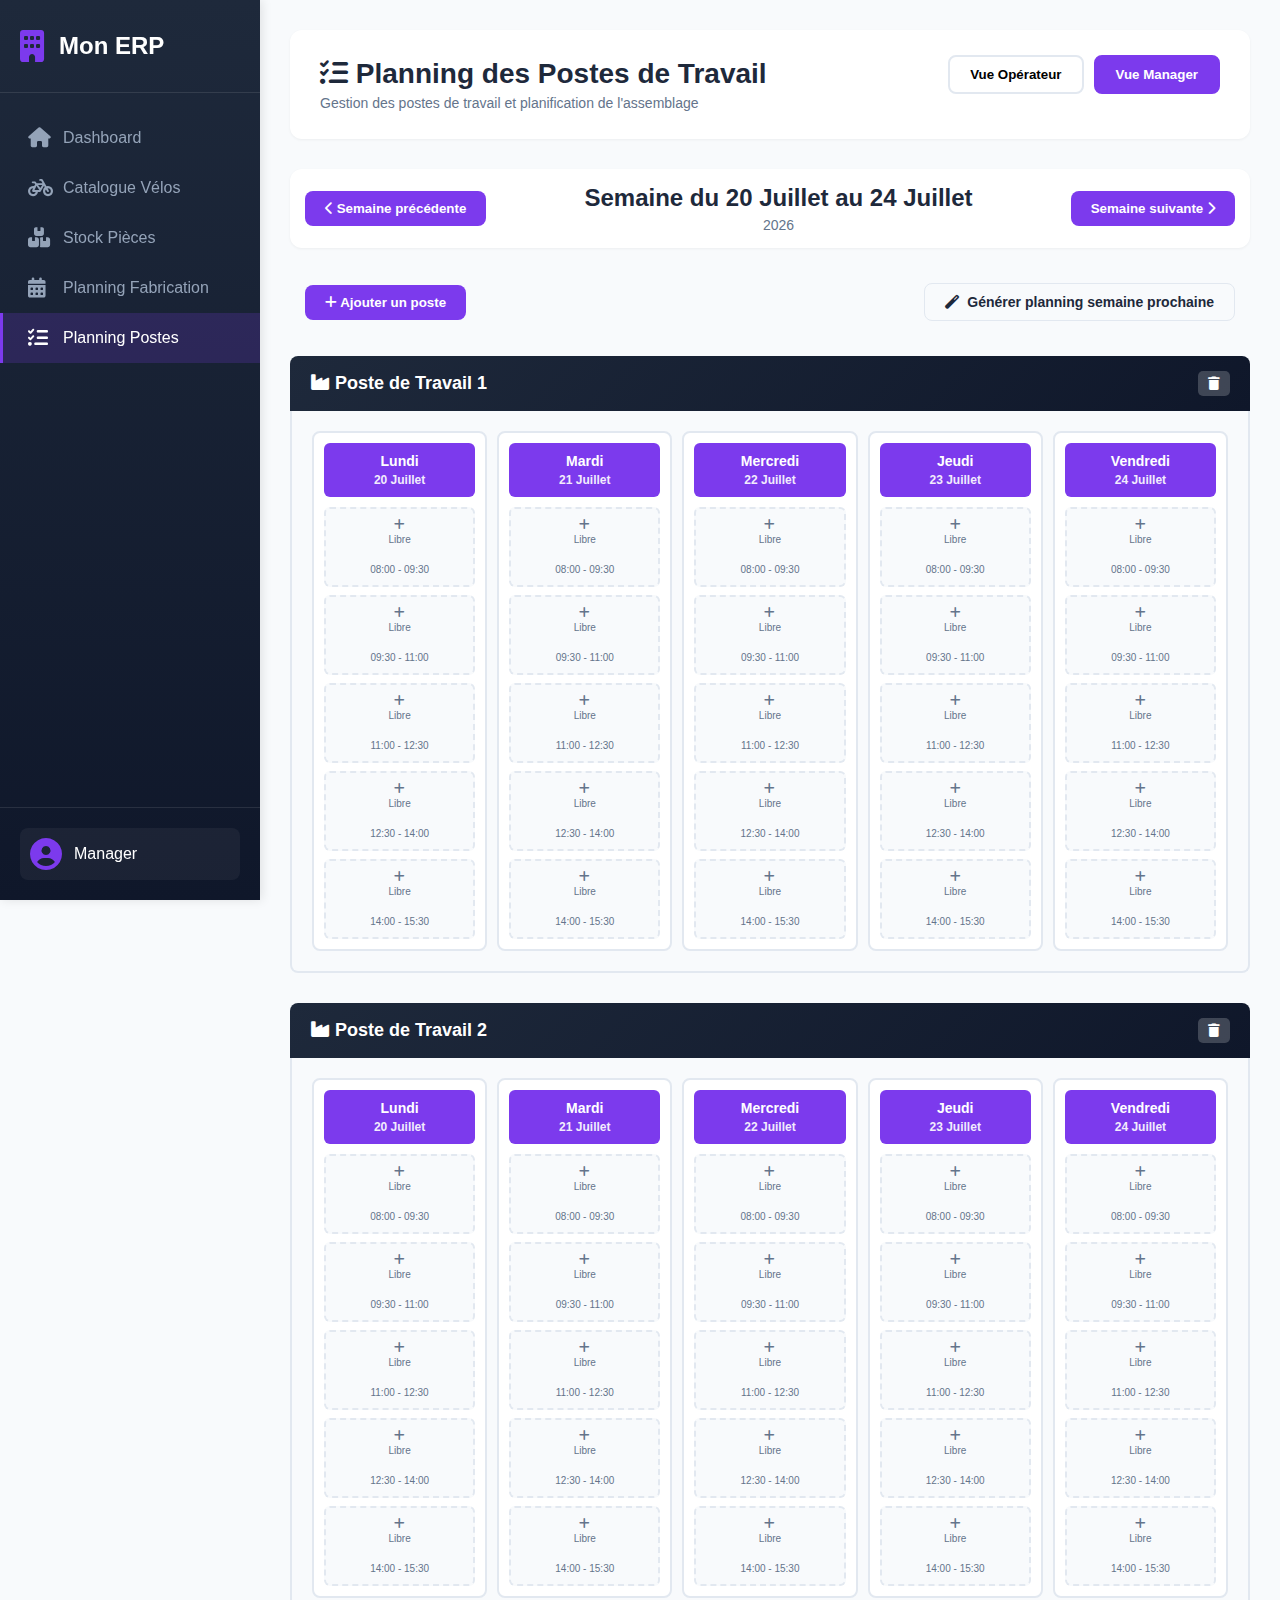
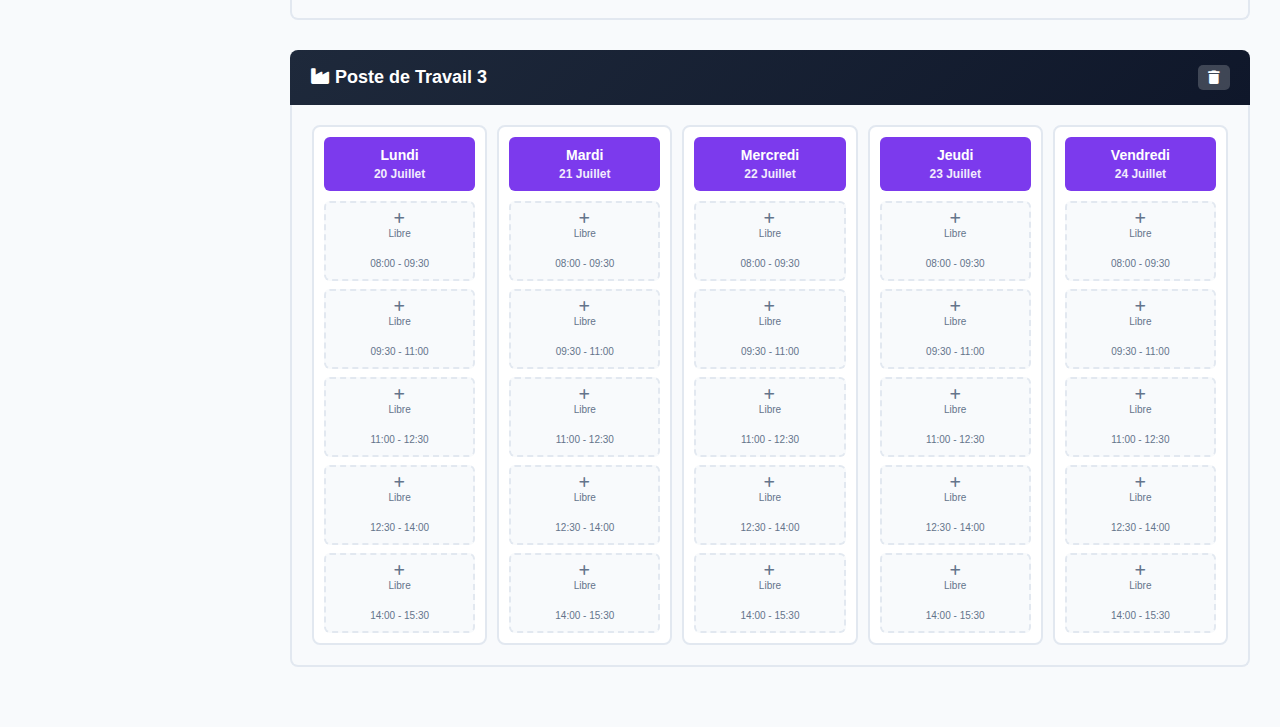
<file: CycloMax-main/planning.html>
<!DOCTYPE html>
<html lang="fr">
<head>
    <meta charset="UTF-8">
    <meta name="viewport" content="width=device-width, initial-scale=1.0">
    <title>Planning Production - ERP</title>
    <link rel="stylesheet" href="styles.css">
    <link rel="stylesheet" href="https://cdnjs.cloudflare.com/ajax/libs/font-awesome/6.4.0/css/all.min.css">
    <style>
        .planning-container {
            background: white;
            border-radius: 12px;
            padding: 30px;
            margin-bottom: 30px;
            box-shadow: 0 1px 3px rgba(0, 0, 0, 0.05);
        }

        .view-toggle {
            display: flex;
            gap: 10px;
            margin-bottom: 20px;
        }

        .view-btn {
            padding: 10px 20px;
            border: 2px solid var(--border-color);
            background: white;
            border-radius: 8px;
            cursor: pointer;
            font-weight: 600;
            transition: all 0.3s;
        }

        .view-btn.active {
            background: var(--primary-color);
            color: white;
            border-color: var(--primary-color);
        }

        .manager-controls {
            display: flex;
            gap: 10px;
            margin-bottom: 20px;
            padding: 15px;
            background: var(--light-bg);
            border-radius: 8px;
            align-items: center;
        }

        .calendar-navigation {
            display: flex;
            justify-content: space-between;
            align-items: center;
            margin-bottom: 20px;
            padding: 15px;
            background: white;
            border-radius: 12px;
            box-shadow: 0 1px 3px rgba(0, 0, 0, 0.05);
        }

        .calendar-nav-btn {
            background: var(--primary-color);
            color: white;
            border: none;
            padding: 10px 20px;
            border-radius: 8px;
            cursor: pointer;
            font-weight: 600;
            transition: all 0.3s;
        }

        .calendar-nav-btn:hover {
            background: #6d28d9;
        }

        .calendar-nav-btn:disabled {
            background: #94a3b8;
            cursor: not-allowed;
        }

        .calendar-info {
            text-align: center;
        }

        .calendar-info h2 {
            margin: 0;
            font-size: 24px;
            color: var(--text-primary);
        }

        .calendar-info p {
            margin: 5px 0 0 0;
            color: var(--text-secondary);
            font-size: 14px;
        }

        .workstation-container {
            margin-bottom: 30px;
        }

        .workstation-header {
            display: flex;
            justify-content: space-between;
            align-items: center;
            padding: 15px 20px;
            background: linear-gradient(135deg, #1e293b 0%, #0f172a 100%);
            color: white;
            border-radius: 8px 8px 0 0;
            margin-bottom: 0;
        }

        .workstation-header h3 {
            margin: 0;
            font-size: 18px;
        }

        .workstation-actions {
            display: flex;
            gap: 10px;
        }

        .workstation-actions button {
            background: rgba(255, 255, 255, 0.2);
            border: none;
            color: white;
            padding: 5px 10px;
            border-radius: 5px;
            cursor: pointer;
            transition: background 0.3s;
        }

        .workstation-actions button:hover {
            background: rgba(255, 255, 255, 0.3);
        }

        .workstation-days {
            display: grid;
            grid-template-columns: repeat(5, 1fr);
            gap: 10px;
            padding: 20px;
            background: var(--light-bg);
            border: 2px solid var(--border-color);
            border-top: none;
            border-radius: 0 0 8px 8px;
        }

        .day-column {
            background: white;
            border-radius: 8px;
            padding: 10px;
            border: 2px solid var(--border-color);
        }

        .day-header {
            text-align: center;
            padding: 10px;
            background: var(--primary-color);
            color: white;
            border-radius: 6px;
            margin-bottom: 10px;
            font-weight: 600;
        }

        .day-name {
            font-size: 14px;
            display: block;
        }

        .day-date {
            font-size: 12px;
            opacity: 0.9;
            display: block;
            margin-top: 4px;
        }

        .day-slots {
            display: flex;
            flex-direction: column;
            gap: 8px;
        }

        .slot {
            background: white;
            border: 2px solid var(--border-color);
            border-radius: 6px;
            padding: 10px;
            cursor: pointer;
            transition: all 0.3s;
            min-height: 80px;
            display: flex;
            flex-direction: column;
            justify-content: space-between;
            position: relative;
            overflow: hidden;
        }

        .slot:hover {
            transform: translateY(-2px);
            box-shadow: 0 4px 12px rgba(0, 0, 0, 0.15);
        }

        .slot.empty {
            background: #f8fafc;
            border-style: dashed;
            display: flex;
            align-items: center;
            justify-content: center;
            color: var(--text-secondary);
            font-size: 12px;
        }

        .slot.vtt-pro {
            background: linear-gradient(135deg, #dbeafe 0%, #bfdbfe 100%);
            border-color: #3b82f6;
        }

        .slot.velo-route {
            background: linear-gradient(135deg, #d1fae5 0%, #a7f3d0 100%);
            border-color: #10b981;
        }

        .slot.velo-urbain {
            background: linear-gradient(135deg, #fef3c7 0%, #fde68a 100%);
            border-color: #f59e0b;
        }

        .slot-time {
            font-size: 11px;
            color: var(--text-secondary);
            margin-bottom: 5px;
            font-weight: 600;
        }

        .slot-model {
            font-weight: 700;
            font-size: 12px;
            margin-bottom: 3px;
        }

        .slot.vtt-pro .slot-model {
            color: #1e40af;
        }

        .slot.velo-route .slot-model {
            color: #065f46;
        }

        .slot.velo-urbain .slot-model {
            color: #92400e;
        }

        .slot-duration {
            font-size: 10px;
            color: var(--text-secondary);
            margin-top: auto;
        }

        .modal {
            display: none;
            position: fixed;
            top: 0;
            left: 0;
            width: 100%;
            height: 100%;
            background: rgba(0, 0, 0, 0.5);
            z-index: 2000;
            align-items: center;
            justify-content: center;
        }

        .modal.active {
            display: flex;
        }

        .modal-content {
            background: white;
            border-radius: 12px;
            padding: 30px;
            max-width: 700px;
            width: 90%;
            max-height: 80vh;
            overflow-y: auto;
            box-shadow: 0 10px 40px rgba(0, 0, 0, 0.2);
        }

        .modal-header {
            display: flex;
            justify-content: space-between;
            align-items: center;
            margin-bottom: 20px;
            padding-bottom: 15px;
            border-bottom: 2px solid var(--border-color);
        }

        .modal-header h2 {
            margin: 0;
            font-size: 24px;
        }

        .close-btn {
            background: none;
            border: none;
            font-size: 24px;
            cursor: pointer;
            color: var(--text-secondary);
            padding: 0;
            width: 30px;
            height: 30px;
            display: flex;
            align-items: center;
            justify-content: center;
            border-radius: 50%;
            transition: all 0.3s;
        }

        .close-btn:hover {
            background: var(--light-bg);
            color: var(--text-primary);
        }

        .pieces-list {
            display: grid;
            gap: 10px;
            margin-bottom: 20px;
        }

        .piece-item {
            display: flex;
            justify-content: space-between;
            align-items: center;
            padding: 12px 15px;
            background: var(--light-bg);
            border-radius: 8px;
            border-left: 4px solid var(--primary-color);
            transition: all 0.3s;
        }

        .piece-item:hover {
            background: #e2e8f0;
            transform: translateX(5px);
        }

        .piece-info {
            flex: 1;
        }

        .piece-name {
            font-weight: 600;
            margin-bottom: 4px;
            color: var(--text-primary);
        }

        .piece-ref {
            font-size: 12px;
            color: var(--text-secondary);
        }

        .piece-quantity {
            background: var(--primary-color);
            color: white;
            padding: 4px 12px;
            border-radius: 20px;
            font-size: 14px;
            font-weight: 600;
            margin-right: 10px;
        }

        .piece-link {
            color: var(--primary-color);
            text-decoration: none;
            font-size: 14px;
            font-weight: 600;
            padding: 8px 15px;
            border: 2px solid var(--primary-color);
            border-radius: 6px;
            transition: all 0.3s;
        }

        .piece-link:hover {
            background: var(--primary-color);
            color: white;
        }

        .time-edit-section {
            padding: 15px;
            background: var(--light-bg);
            border-radius: 8px;
            margin-bottom: 15px;
        }

        .time-edit-section h3 {
            margin: 0 0 15px 0;
            font-size: 16px;
        }

        .time-input-group {
            display: grid;
            grid-template-columns: 1fr 1fr;
            gap: 10px;
        }

        .time-input-group label {
            font-size: 14px;
            font-weight: 600;
            color: var(--text-primary);
            margin-bottom: 5px;
            display: block;
        }

        .time-input-group input {
            width: 100%;
            padding: 8px 12px;
            border: 2px solid var(--border-color);
            border-radius: 6px;
            font-size: 14px;
        }

        .validation-section {
            background: linear-gradient(135deg, #fef3c7 0%, #fde68a 100%);
            border: 2px solid #f59e0b;
            border-radius: 12px;
            padding: 20px;
            margin-bottom: 20px;
        }

        .validation-section h3 {
            margin: 0 0 10px 0;
            color: #92400e;
        }

        .validation-section p {
            margin: 0 0 15px 0;
            color: #92400e;
            font-size: 14px;
        }

        .validation-btn {
            background: #10b981;
            color: white;
            border: none;
            padding: 12px 24px;
            border-radius: 8px;
            cursor: pointer;
            font-weight: 600;
            transition: all 0.3s;
            font-size: 16px;
        }

        .validation-btn:hover {
            background: #059669;
        }

        .validation-btn:disabled {
            background: #94a3b8;
            cursor: not-allowed;
        }

        .add-workstation-btn {
            background: var(--primary-color);
            color: white;
            border: none;
            padding: 10px 20px;
            border-radius: 8px;
            cursor: pointer;
            font-weight: 600;
            transition: all 0.3s;
        }

        .add-workstation-btn:hover {
            background: #6d28d9;
        }

        .week-selector {
            display: none;
        }
    </style>
</head>
<body>
    <!-- Sidebar -->
    <div class="sidebar">
        <div class="logo">
            <i class="fas fa-building"></i>
            <h2>Mon ERP</h2>
        </div>
        <nav class="nav-menu">
            <a href="index.html" class="nav-item">
                <i class="fas fa-home"></i>
                <span>Dashboard</span>
            </a>
            <a href="catalogue.html" class="nav-item">
                <i class="fas fa-bicycle"></i>
                <span>Catalogue Vélos</span>
            </a>
            <a href="stock.html" class="nav-item">
                <i class="fas fa-boxes"></i>
                <span>Stock Pièces</span>
            </a>
            <a href="production.html" class="nav-item">
                <i class="fas fa-calendar-alt"></i>
                <span>Planning Fabrication</span>
            </a>
            <a href="planning.html" class="nav-item active">
                <i class="fas fa-tasks"></i>
                <span>Planning Postes</span>
            </a>
        </nav>
        <div class="sidebar-footer">
            <div class="user-info">
                <i class="fas fa-user-circle"></i>
                <span id="userRole">Manager</span>
            </div>
        </div>
    </div>

    <!-- Main Content -->
    <div class="main-content">
        <!-- Header -->
        <header class="header">
            <div class="header-left">
                <h1><i class="fas fa-tasks"></i> Planning des Postes de Travail</h1>
                <p class="subtitle">Gestion des postes de travail et planification de l'assemblage</p>
            </div>
            <div class="header-right">
                <div class="view-toggle">
                    <button class="view-btn" onclick="setView('worker')">Vue Opérateur</button>
                    <button class="view-btn active" onclick="setView('manager')">Vue Manager</button>
                </div>
            </div>
        </header>

        <!-- Calendar Navigation -->
        <div class="calendar-navigation">
            <button class="calendar-nav-btn" onclick="changeWeek(-1)">
                <i class="fas fa-chevron-left"></i> Semaine précédente
            </button>
            <div class="calendar-info">
                <h2 id="weekRange">Semaine du ... au ...</h2>
                <p id="weekYear">Année</p>
            </div>
            <button class="calendar-nav-btn" onclick="changeWeek(1)">
                Semaine suivante <i class="fas fa-chevron-right"></i>
            </button>
        </div>

        <!-- Validation Section (only on Friday, only for manager) -->
        <div id="validationSection" class="validation-section" style="display: none;">
            <h3><i class="fas fa-calendar-check"></i> Validation du planning de la semaine prochaine</h3>
            <p>Le vendredi, vous devez valider le planning automatique de la semaine prochaine avant qu'il ne soit visible aux opérateurs.</p>
            <button class="validation-btn" onclick="validateNextWeek()">
                <i class="fas fa-check"></i> Valider le planning de la semaine prochaine
            </button>
        </div>

        <!-- Manager Controls -->
        <div id="managerControls" class="manager-controls">
            <button class="add-workstation-btn" onclick="addWorkstation()">
                <i class="fas fa-plus"></i> Ajouter un poste
            </button>
            <span style="flex: 1;"></span>
            <button class="btn btn-secondary" onclick="generateNextWeekPlanning()">
                <i class="fas fa-magic"></i> Générer planning semaine prochaine
            </button>
        </div>

        <!-- Workstations Container -->
        <div id="workstationsContainer"></div>

        <!-- Modal for Piece Details -->
        <div id="pieceModal" class="modal">
            <div class="modal-content">
                <div class="modal-header">
                    <h2 id="modalTitle">Pièces nécessaires</h2>
                    <button class="close-btn" onclick="closeModal()">&times;</button>
                </div>
                <div id="modalBody">
                    <!-- Content will be inserted here -->
                </div>
            </div>
        </div>
    </div>

    <script>
        // Bike models data
        const bikeModels = {
            'vtt-pro': {
                name: 'VTT Pro 26"',
                color: 'blue',
                class: 'vtt-pro',
                pieces: [
                    { name: 'Cadre aluminium 26"', ref: 'CAD-VTT-001', qty: 1 },
                    { name: 'Roues 26" (paire)', ref: 'ROU-26-001', qty: 2 },
                    { name: 'Pneus VTT 26" (paire)', ref: 'PNE-VTT-001', qty: 2 },
                    { name: 'Freins à disque hydrauliques', ref: 'FRE-HYD-001', qty: 2 },
                    { name: 'Dérailleur arrière Shimano', ref: 'DER-SHI-001', qty: 1 },
                    { name: 'Chaîne 21 vitesses', ref: 'CHA-21V-001', qty: 1 },
                    { name: 'Guidon ergonomique', ref: 'GUI-ERG-001', qty: 1 },
                    { name: 'Selle confort sport', ref: 'SEL-SPO-001', qty: 1 },
                    { name: 'Tige de selle réglable', ref: 'TIG-REG-001', qty: 1 },
                    { name: 'Fourche suspension avant', ref: 'FOU-SUS-001', qty: 1 },
                    { name: 'Pédales aluminium', ref: 'PED-ALU-001', qty: 2 },
                    { name: 'Éclairage LED (avant/arrière)', ref: 'ECL-LED-001', qty: 1 }
                ]
            },
            'velo-route': {
                name: 'Vélo Route Performance',
                color: 'green',
                class: 'velo-route',
                pieces: [
                    { name: 'Cadre carbone route', ref: 'CAD-ROU-002', qty: 1 },
                    { name: 'Roues route 700c (paire)', ref: 'ROU-700-002', qty: 2 },
                    { name: 'Pneus route 700c (paire)', ref: 'PNE-ROU-002', qty: 2 },
                    { name: 'Freins route caliper', ref: 'FRE-CAL-002', qty: 2 },
                    { name: 'Dérailleur Shimano 105', ref: 'DER-105-002', qty: 1 },
                    { name: 'Chaîne 22 vitesses', ref: 'CHA-22V-002', qty: 1 },
                    { name: 'Guidon route courbé', ref: 'GUI-COU-002', qty: 1 },
                    { name: 'Selle racing carbone', ref: 'SEL-RAC-002', qty: 1 },
                    { name: 'Tige de selle carbone', ref: 'TIG-CAR-002', qty: 1 },
                    { name: 'Fourche carbone rigide', ref: 'FOU-CAR-002', qty: 1 },
                    { name: 'Pédales route automatiques', ref: 'PED-AUT-002', qty: 2 },
                    { name: 'Éclairage LED compact', ref: 'ECL-COM-002', qty: 1 }
                ]
            },
            'velo-urbain': {
                name: 'Vélo Urbain Confort',
                color: 'orange',
                class: 'velo-urbain',
                pieces: [
                    { name: 'Cadre acier urbain', ref: 'CAD-URB-003', qty: 1 },
                    { name: 'Roues ville 28" (paire)', ref: 'ROU-28-003', qty: 2 },
                    { name: 'Pneus ville 28" (paire)', ref: 'PNE-VIL-003', qty: 2 },
                    { name: 'Freins V-brake', ref: 'FRE-VBR-003', qty: 2 },
                    { name: 'Dérailleur ville 7 vitesses', ref: 'DER-VIL-003', qty: 1 },
                    { name: 'Chaîne 7 vitesses', ref: 'CHA-7V-003', qty: 1 },
                    { name: 'Guidon ville rehaussé', ref: 'GUI-VIL-003', qty: 1 },
                    { name: 'Selle confort gel', ref: 'SEL-GEL-003', qty: 1 },
                    { name: 'Tige de selle standard', ref: 'TIG-STD-003', qty: 1 },
                    { name: 'Fourche rigide acier', ref: 'FOU-ACI-003', qty: 1 },
                    { name: 'Pédales plastique', ref: 'PED-PLA-003', qty: 2 },
                    { name: 'Panier avant + porte-bagages', ref: 'ACC-PAN-003', qty: 1 },
                    { name: 'Éclairage dynamo', ref: 'ECL-DYN-003', qty: 1 }
                ]
            }
        };

        // Planning data storage - now with date-based structure
        let planningData = {};

        // Current week offset (0 = current week, -1 = last week, 1 = next week, etc.)
        let currentWeekOffset = 0;
        let currentView = 'manager';
        let workstationCount = 3;
        let currentWeekStartDate = null;
        let nextWeekValidated = false;

        // Get Monday of a given week
        function getMondayOfWeek(date) {
            const d = new Date(date);
            const day = d.getDay();
            const diff = d.getDate() - day + (day === 0 ? -6 : 1); // adjust when day is sunday
            return new Date(d.setDate(diff));
        }

        // Get week dates
        function getWeekDates(weekOffset) {
            const today = new Date();
            const currentMonday = getMondayOfWeek(today);
            const weekStart = new Date(currentMonday);
            weekStart.setDate(weekStart.getDate() + (weekOffset * 7));
            
            const dates = [];
            for (let i = 0; i < 5; i++) {
                const date = new Date(weekStart);
                date.setDate(date.getDate() + i);
                dates.push(date);
            }
            return dates;
        }

        // Format date for display
        function formatDate(date) {
            const days = ['Dimanche', 'Lundi', 'Mardi', 'Mercredi', 'Jeudi', 'Vendredi', 'Samedi'];
            const months = ['Janvier', 'Février', 'Mars', 'Avril', 'Mai', 'Juin', 'Juillet', 'Août', 'Septembre', 'Octobre', 'Novembre', 'Décembre'];
            return {
                dayName: days[date.getDay()],
                day: date.getDate(),
                month: months[date.getMonth()],
                year: date.getFullYear()
            };
        }

        // Check if today is Friday
        function isFriday() {
            const today = new Date();
            return today.getDay() === 5; // 5 = Friday
        }

        // Check if current week is next week (weekOffset = 1)
        function isNextWeek() {
            return currentWeekOffset === 1;
        }

        // Initialize
        function init() {
            loadPlanningData();
            currentWeekStartDate = getMondayOfWeek(new Date());
            loadValidationStatus();
            updateCalendarDisplay();
            checkValidationButton();
            renderWorkstations();
        }

        // Load planning data from localStorage
        function loadPlanningData() {
            const saved = localStorage.getItem('planningData');
            if (saved) {
                planningData = JSON.parse(saved);
            } else {
                planningData = {};
            }
        }

        // Load validation status
        function loadValidationStatus() {
            const saved = localStorage.getItem('nextWeekValidated');
            nextWeekValidated = saved === 'true';
        }

        // Save validation status
        function saveValidationStatus() {
            localStorage.setItem('nextWeekValidated', nextWeekValidated.toString());
        }

        // Get week key for storage
        function getWeekKey(weekOffset) {
            const dates = getWeekDates(weekOffset);
            const monday = dates[0];
            return `${monday.getFullYear()}-W${getWeekNumber(monday)}`;
        }

        // Get week number
        function getWeekNumber(date) {
            const d = new Date(Date.UTC(date.getFullYear(), date.getMonth(), date.getDate()));
            const dayNum = d.getUTCDay() || 7;
            d.setUTCDate(d.getUTCDate() + 4 - dayNum);
            const yearStart = new Date(Date.UTC(d.getUTCFullYear(), 0, 1));
            return Math.ceil((((d - yearStart) / 86400000) + 1) / 7);
        }

        // Update calendar display
        function updateCalendarDisplay() {
            const dates = getWeekDates(currentWeekOffset);
            const firstDate = formatDate(dates[0]);
            const lastDate = formatDate(dates[4]);
            
            document.getElementById('weekRange').textContent = 
                `Semaine du ${firstDate.day} ${firstDate.month} au ${lastDate.day} ${lastDate.month}`;
            document.getElementById('weekYear').textContent = firstDate.year;
        }

        // Check if validation button should be shown
        function checkValidationButton() {
            const validationSection = document.getElementById('validationSection');
            if (currentView === 'manager' && isFriday() && isNextWeek() && !nextWeekValidated) {
                validationSection.style.display = 'block';
            } else {
                validationSection.style.display = 'none';
            }
        }

        // Change week
        function changeWeek(offset) {
            currentWeekOffset += offset;
            updateCalendarDisplay();
            renderWorkstations();
        }

        // Save planning data to localStorage
        function savePlanningData() {
            localStorage.setItem('planningData', JSON.stringify(planningData));
        }

        // Render all workstations
        function renderWorkstations() {
            const container = document.getElementById('workstationsContainer');
            container.innerHTML = '';
            
            const weekKey = getWeekKey(currentWeekOffset);
            const weekData = planningData[weekKey] || {};
            const count = workstationCount;
            
            for (let i = 1; i <= count; i++) {
                const key = `workstation-${i}`;
                container.appendChild(createWorkstationElement(i, weekData[key] || {}, weekKey));
            }
        }

        // Create workstation element with 5 days
        function createWorkstationElement(id, weekData, weekKey) {
            const container = document.createElement('div');
            container.className = 'workstation-container';
            container.id = `workstation-${id}`;

            const dates = getWeekDates(currentWeekOffset);
            const slotsPerDay = 5; // 5 slots of 1.5h = 7.5h per day
            const startHour = 8;

            const daysHtml = dates.map((date, dayIndex) => {
                const dayKey = `day-${dayIndex}`;
                const daySlots = weekData[dayKey] || Array(slotsPerDay).fill(null);
                const formatted = formatDate(date);

                const slotsHtml = daySlots.map((slot, slotIndex) => {
                    if (!slot || slot === null) {
                        const defaultStart = startHour + slotIndex * 1.5;
                        const defaultEnd = startHour + (slotIndex + 1) * 1.5;
                        return `
                            <div class="slot empty" onclick="openSlotModal(${id}, ${dayIndex}, ${slotIndex}, '${weekKey}')">
                                <i class="fas fa-plus"></i>
                                <div style="font-size: 10px; margin-top: 3px;">Libre</div>
                                <div class="slot-duration">${formatTime(defaultStart)} - ${formatTime(defaultEnd)}</div>
                            </div>
                        `;
                    }
                    const model = bikeModels[slot.model];
                    return `
                        <div class="slot ${model.class}" onclick="openSlotModal(${id}, ${dayIndex}, ${slotIndex}, '${weekKey}')">
                            <div class="slot-time">${slot.time || `${formatTime(startHour + slotIndex * 1.5)} - ${formatTime(startHour + (slotIndex + 1) * 1.5)}`}</div>
                            <div class="slot-model">${model.name}</div>
                            <div class="slot-duration">1.5h</div>
                        </div>
                    `;
                }).join('');

                return `
                    <div class="day-column">
                        <div class="day-header">
                            <span class="day-name">${formatted.dayName}</span>
                            <span class="day-date">${formatted.day} ${formatted.month}</span>
                        </div>
                        <div class="day-slots">
                            ${slotsHtml}
                        </div>
                    </div>
                `;
            }).join('');

            container.innerHTML = `
                <div class="workstation-header">
                    <h3><i class="fas fa-industry"></i> Poste de Travail ${id}</h3>
                    ${currentView === 'manager' ? `
                        <div class="workstation-actions">
                            <button onclick="removeWorkstation(${id}, '${weekKey}')" title="Supprimer">
                                <i class="fas fa-trash"></i>
                            </button>
                        </div>
                    ` : ''}
                </div>
                <div class="workstation-days">
                    ${daysHtml}
                </div>
            `;

            return container;
        }

        // Format time
        function formatTime(hours) {
            const h = Math.floor(hours);
            const m = Math.round((hours - h) * 60);
            return `${h.toString().padStart(2, '0')}:${m.toString().padStart(2, '0')}`;
        }

        // Parse time string to hours
        function parseTime(timeStr) {
            const [hours, minutes] = timeStr.split(':').map(Number);
            return hours + minutes / 60;
        }

        // Open slot modal
        function openSlotModal(workstationId, dayIndex, slotIndex, weekKey) {
            // Workers can view but not modify next week if not validated
            if (currentView === 'worker' && currentWeekOffset === 1 && !nextWeekValidated) {
                alert('La semaine prochaine n\'a pas encore été validée par le manager.');
                return;
            }

            const key = `workstation-${workstationId}`;
            if (!planningData[weekKey]) {
                planningData[weekKey] = {};
            }
            if (!planningData[weekKey][key]) {
                planningData[weekKey][key] = {};
            }
            const dayKey = `day-${dayIndex}`;
            const daySlots = planningData[weekKey][key][dayKey] || Array(5).fill(null);
            const slot = daySlots[slotIndex];

            const modal = document.getElementById('pieceModal');
            const modalTitle = document.getElementById('modalTitle');
            const modalBody = document.getElementById('modalBody');

            if (!slot || slot === null) {
                // Empty slot - show model selection for manager
                if (currentView === 'manager') {
                    modalTitle.textContent = 'Assigner un modèle';
                    modalBody.innerHTML = `
                        <p style="margin-bottom: 20px;">Sélectionnez un modèle de vélo pour ce créneau :</p>
                        <div style="display: grid; gap: 10px;">
                            ${Object.keys(bikeModels).map(modelKey => {
                                const model = bikeModels[modelKey];
                                return `
                                    <button class="btn btn-primary" style="text-align: left; padding: 15px; background: linear-gradient(135deg, var(--light-bg) 0%, white 100%); color: var(--text-primary); border: 2px solid var(--border-color);" onclick="assignModel(${workstationId}, ${dayIndex}, ${slotIndex}, '${modelKey}', '${weekKey}')">
                                        <strong>${model.name}</strong>
                                        <div style="font-size: 12px; color: var(--text-secondary); margin-top: 5px;">${model.pieces.length} pièces nécessaires</div>
                                    </button>
                                `;
                            }).join('')}
                            <button class="btn btn-secondary" onclick="closeModal()" style="margin-top: 10px;">Annuler</button>
                        </div>
                    `;
                } else {
                    return;
                }
            } else {
                // Show pieces for this slot
                const model = bikeModels[slot.model];
                modalTitle.textContent = `${model.name} - Modifier`;
                
                const startHour = 8;
                const defaultStart = startHour + slotIndex * 1.5;
                const defaultEnd = startHour + (slotIndex + 1) * 1.5;
                
                // Parse current time if exists
                let currentStart = defaultStart;
                let currentEnd = defaultEnd;
                if (slot.time) {
                    const [start, end] = slot.time.split(' - ');
                    currentStart = parseTime(start);
                    currentEnd = parseTime(end);
                }

                modalBody.innerHTML = `
                    ${currentView === 'manager' ? `
                        <div class="time-edit-section">
                            <h3><i class="fas fa-clock"></i> Modifier les heures</h3>
                            <div class="time-input-group">
                                <div>
                                    <label>Heure de début</label>
                                    <input type="time" id="editStartTime" value="${formatTime(currentStart)}" step="900">
                                </div>
                                <div>
                                    <label>Heure de fin</label>
                                    <input type="time" id="editEndTime" value="${formatTime(currentEnd)}" step="900">
                                </div>
                            </div>
                            <button class="btn btn-primary" onclick="saveTimeEdit(${workstationId}, ${dayIndex}, ${slotIndex}, '${weekKey}')" style="margin-top: 10px; width: 100%;">
                                <i class="fas fa-save"></i> Enregistrer les heures
                            </button>
                        </div>
                    ` : ''}
                    <div class="pieces-list">
                        <h3 style="margin-bottom: 15px;"><i class="fas fa-list"></i> Pièces nécessaires</h3>
                        ${model.pieces.map(piece => `
                            <div class="piece-item">
                                <div class="piece-info">
                                    <div class="piece-name">${piece.name}</div>
                                    <div class="piece-ref">${piece.ref}</div>
                                </div>
                                <div style="display: flex; align-items: center;">
                                    <span class="piece-quantity">x${piece.qty}</span>
                                    <a href="stock.html#${piece.ref}" class="piece-link" onclick="closeModal()">
                                        <i class="fas fa-boxes"></i> Voir stock
                                    </a>
                                </div>
                            </div>
                        `).join('')}
                    </div>
                    ${currentView === 'manager' ? `
                        <div style="margin-top: 20px; padding-top: 20px; border-top: 2px solid var(--border-color);">
                            <button class="btn btn-secondary" onclick="removeSlot(${workstationId}, ${dayIndex}, ${slotIndex}, '${weekKey}')" style="width: 100%;">
                                <i class="fas fa-trash"></i> Libérer ce créneau
                            </button>
                        </div>
                    ` : ''}
                `;
            }

            modal.classList.add('active');
        }

        // Assign model to slot
        function assignModel(workstationId, dayIndex, slotIndex, modelKey, weekKey) {
            const key = `workstation-${workstationId}`;
            if (!planningData[weekKey][key]) {
                planningData[weekKey][key] = {};
            }
            const dayKey = `day-${dayIndex}`;
            if (!planningData[weekKey][key][dayKey]) {
                planningData[weekKey][key][dayKey] = Array(5).fill(null);
            }
            
            const startHour = 8;
            const defaultStart = startHour + slotIndex * 1.5;
            const defaultEnd = startHour + (slotIndex + 1) * 1.5;
            
            planningData[weekKey][key][dayKey][slotIndex] = {
                model: modelKey,
                time: `${formatTime(defaultStart)} - ${formatTime(defaultEnd)}`
            };
            
            savePlanningData();
            renderWorkstations();
            closeModal();
        }

        // Save time edit
        function saveTimeEdit(workstationId, dayIndex, slotIndex, weekKey) {
            const startTime = document.getElementById('editStartTime').value;
            const endTime = document.getElementById('editEndTime').value;
            
            if (!startTime || !endTime) {
                alert('Veuillez remplir les heures de début et de fin.');
                return;
            }

            const start = parseTime(startTime);
            const end = parseTime(endTime);
            
            if (end <= start) {
                alert('L\'heure de fin doit être supérieure à l\'heure de début.');
                return;
            }

            const key = `workstation-${workstationId}`;
            const dayKey = `day-${dayIndex}`;
            if (planningData[weekKey][key][dayKey][slotIndex]) {
                planningData[weekKey][key][dayKey][slotIndex].time = `${startTime} - ${endTime}`;
                savePlanningData();
                renderWorkstations();
                closeModal();
            }
        }

        // Remove slot assignment
        function removeSlot(workstationId, dayIndex, slotIndex, weekKey) {
            const key = `workstation-${workstationId}`;
            const dayKey = `day-${dayIndex}`;
            if (planningData[weekKey][key][dayKey]) {
                planningData[weekKey][key][dayKey][slotIndex] = null;
                savePlanningData();
                renderWorkstations();
                closeModal();
            }
        }

        // Close modal
        function closeModal() {
            document.getElementById('pieceModal').classList.remove('active');
        }

        // Set view (worker/manager)
        function setView(view) {
            currentView = view;
            document.querySelectorAll('.view-btn').forEach(btn => btn.classList.remove('active'));
            event.target.classList.add('active');
            
            document.getElementById('managerControls').style.display = view === 'manager' ? 'flex' : 'none';
            document.getElementById('userRole').textContent = view === 'manager' ? 'Manager' : 'Opérateur';
            
            checkValidationButton();
            renderWorkstations();
        }

        // Add workstation
        function addWorkstation() {
            workstationCount++;
            savePlanningData();
            renderWorkstations();
        }

        // Remove workstation
        function removeWorkstation(id, weekKey) {
            if (confirm(`Supprimer le poste de travail ${id} ?`)) {
                const key = `workstation-${id}`;
                if (planningData[weekKey] && planningData[weekKey][key]) {
                    delete planningData[weekKey][key];
                }
                savePlanningData();
                renderWorkstations();
            }
        }

        // Generate next week planning automatically
        function generateNextWeekPlanning() {
            if (confirm('Générer automatiquement le planning pour la semaine prochaine ?')) {
                const nextWeekKey = getWeekKey(1);
                if (!planningData[nextWeekKey]) {
                    planningData[nextWeekKey] = {};
                }
                
                const slotsPerDay = 5;
                const models = ['vtt-pro', 'velo-route', 'velo-urbain'];
                
                for (let ws = 1; ws <= workstationCount; ws++) {
                    const key = `workstation-${ws}`;
                    if (!planningData[nextWeekKey][key]) {
                        planningData[nextWeekKey][key] = {};
                    }
                    
                    for (let day = 0; day < 5; day++) {
                        const dayKey = `day-${day}`;
                        if (!planningData[nextWeekKey][key][dayKey]) {
                            planningData[nextWeekKey][key][dayKey] = [];
                        }
                        
                        for (let slot = 0; slot < slotsPerDay; slot++) {
                            const modelIndex = (ws - 1 + day + slot) % models.length;
                            const startHour = 8;
                            const defaultStart = startHour + slot * 1.5;
                            const defaultEnd = startHour + (slot + 1) * 1.5;
                            
                            planningData[nextWeekKey][key][dayKey][slot] = {
                                model: models[modelIndex],
                                time: `${formatTime(defaultStart)} - ${formatTime(defaultEnd)}`
                            };
                        }
                    }
                }
                
                savePlanningData();
                nextWeekValidated = false;
                saveValidationStatus();
                alert('Planning de la semaine prochaine généré avec succès !');
            }
        }

        // Validate next week planning
        function validateNextWeek() {
            if (confirm('Valider le planning de la semaine prochaine ? Il deviendra visible aux opérateurs.')) {
                nextWeekValidated = true;
                saveValidationStatus();
                checkValidationButton();
                alert('Planning validé avec succès ! Il est maintenant visible aux opérateurs.');
            }
        }

        // Close modal when clicking outside
        window.onclick = function(event) {
            const modal = document.getElementById('pieceModal');
            if (event.target === modal) {
                closeModal();
            }
        }

        // Initialize on load
        init();
    </script>
</body>
</html>
</file>
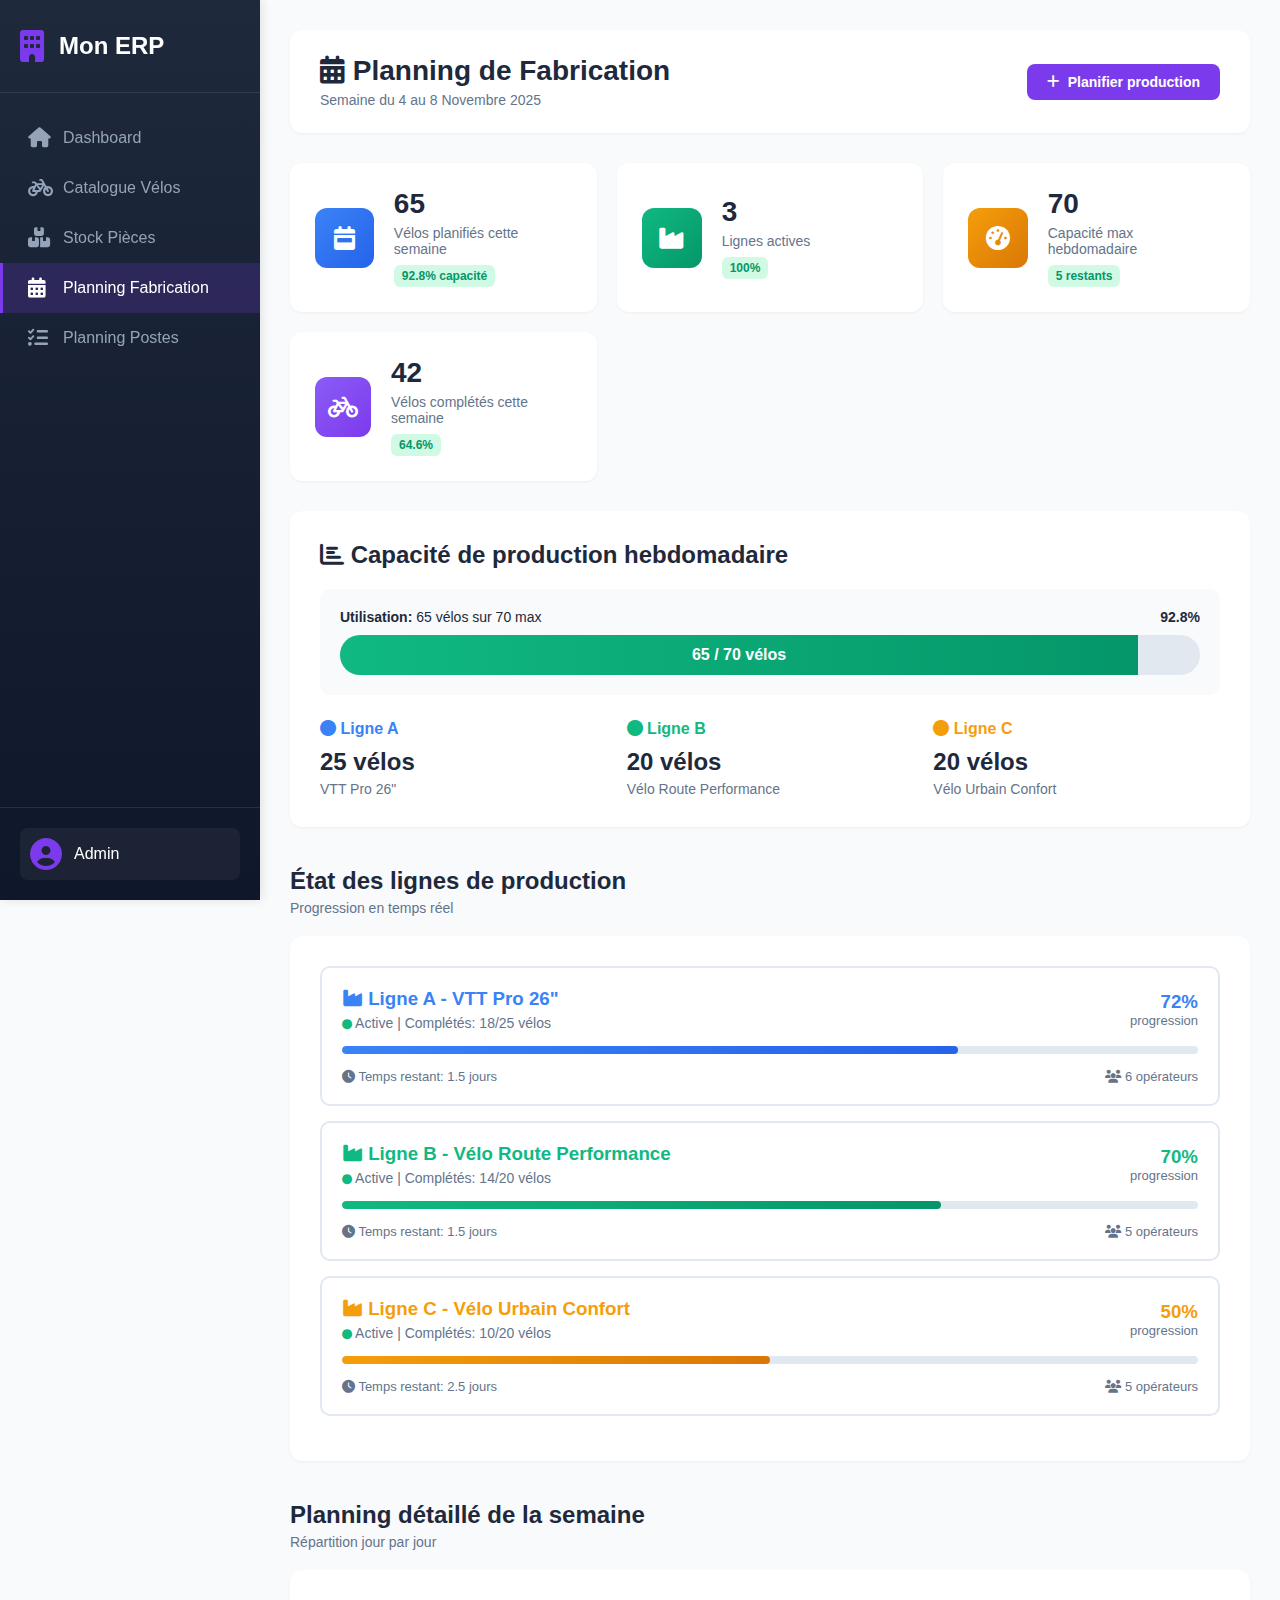
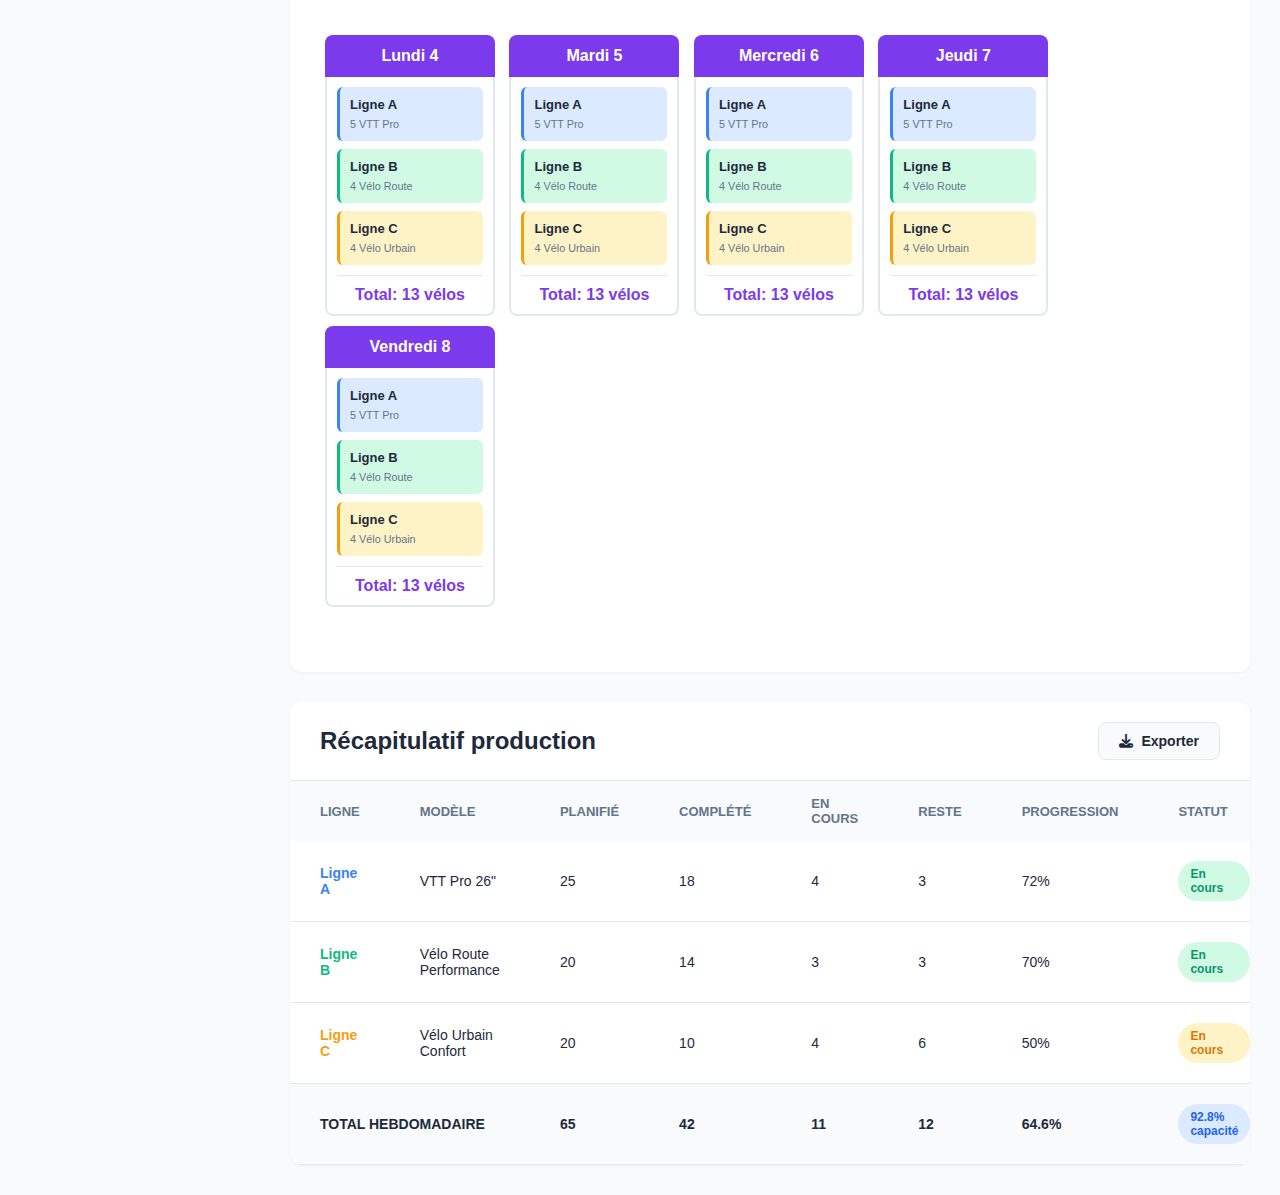
<file: CycloMax-main/production.html>
<!DOCTYPE html>
<html lang="fr">
<head>
    <meta charset="UTF-8">
    <meta name="viewport" content="width=device-width, initial-scale=1.0">
    <title>Planning Fabrication - ERP</title>
    <link rel="stylesheet" href="styles.css">
    <link rel="stylesheet" href="https://cdnjs.cloudflare.com/ajax/libs/font-awesome/6.4.0/css/all.min.css">
    <style>
        .planning-container {
            background: white;
            border-radius: 12px;
            padding: 30px;
            margin-bottom: 30px;
            box-shadow: 0 1px 3px rgba(0, 0, 0, 0.05);
        }
        .capacity-bar-container {
            margin: 20px 0;
            padding: 20px;
            background: var(--light-bg);
            border-radius: 10px;
        }
        .capacity-bar {
            width: 100%;
            height: 40px;
            background: #e2e8f0;
            border-radius: 20px;
            overflow: hidden;
            position: relative;
            margin-top: 10px;
        }
        .capacity-fill {
            height: 100%;
            background: linear-gradient(90deg, #10b981 0%, #059669 100%);
            display: flex;
            align-items: center;
            justify-content: center;
            color: white;
            font-weight: 600;
            transition: width 0.3s;
        }
        .capacity-label {
            display: flex;
            justify-content: space-between;
            margin-bottom: 8px;
            font-size: 14px;
        }
        .week-planning {
            margin: 30px 0;
        }
        .day-column {
            display: inline-block;
            width: calc(20% - 10px);
            margin: 5px;
            vertical-align: top;
        }
        .day-header {
            background: var(--primary-color);
            color: white;
            padding: 12px;
            border-radius: 8px 8px 0 0;
            font-weight: 600;
            text-align: center;
        }
        .day-content {
            background: white;
            border: 2px solid var(--border-color);
            border-top: none;
            border-radius: 0 0 8px 8px;
            min-height: 200px;
            padding: 10px;
        }
        .production-item {
            background: var(--light-bg);
            padding: 10px;
            margin-bottom: 8px;
            border-radius: 6px;
            border-left: 3px solid;
            font-size: 13px;
        }
        .production-item.ligne-a {
            border-left-color: #3b82f6;
            background: #dbeafe;
        }
        .production-item.ligne-b {
            border-left-color: #10b981;
            background: #d1fae5;
        }
        .production-item.ligne-c {
            border-left-color: #f59e0b;
            background: #fef3c7;
        }
        .production-item strong {
            display: block;
            margin-bottom: 4px;
        }
        .production-item small {
            color: var(--text-secondary);
        }
        .line-card {
            background: white;
            padding: 20px;
            border-radius: 10px;
            border: 2px solid var(--border-color);
            margin-bottom: 15px;
        }
        .line-header {
            display: flex;
            justify-content: space-between;
            align-items: center;
            margin-bottom: 15px;
        }
        .line-progress {
            width: 100%;
            height: 8px;
            background: #e2e8f0;
            border-radius: 4px;
            overflow: hidden;
            margin-top: 10px;
        }
        .line-progress-fill {
            height: 100%;
            border-radius: 4px;
            transition: width 0.3s;
        }
    </style>
</head>
<body>
    <!-- Sidebar -->
    <div class="sidebar">
        <div class="logo">
            <i class="fas fa-building"></i>
            <h2>Mon ERP</h2>
        </div>
        <nav class="nav-menu">
            <a href="index.html" class="nav-item">
                <i class="fas fa-home"></i>
                <span>Dashboard</span>
            </a>
            <a href="catalogue.html" class="nav-item">
                <i class="fas fa-bicycle"></i>
                <span>Catalogue Vélos</span>
            </a>
            <a href="stock.html" class="nav-item">
                <i class="fas fa-boxes"></i>
                <span>Stock Pièces</span>
            </a>
            <a href="production.html" class="nav-item active">
                <i class="fas fa-calendar-alt"></i>
                <span>Planning Fabrication</span>
            </a>
            <a href="planning.html" class="nav-item">
                <i class="fas fa-tasks"></i>
                <span>Planning Postes</span>
            </a>
        </nav>
        <div class="sidebar-footer">
            <div class="user-info">
                <i class="fas fa-user-circle"></i>
                <span>Admin</span>
            </div>
        </div>
    </div>

    <!-- Main Content -->
    <div class="main-content">
        <!-- Header -->
        <header class="header">
            <div class="header-left">
                <h1><i class="fas fa-calendar-alt"></i> Planning de Fabrication</h1>
                <p class="subtitle">Semaine du 4 au 8 Novembre 2025</p>
            </div>
            <div class="header-right">
                <button class="btn btn-primary">
                    <i class="fas fa-plus"></i> Planifier production
                </button>
            </div>
        </header>

        <!-- Stats Cards -->
        <div class="stats-grid">
            <div class="stat-card">
                <div class="stat-icon blue">
                    <i class="fas fa-calendar-week"></i>
                </div>
                <div class="stat-info">
                    <h3>65</h3>
                    <p>Vélos planifiés cette semaine</p>
                    <span class="stat-change positive">92.8% capacité</span>
                </div>
            </div>
            <div class="stat-card">
                <div class="stat-icon green">
                    <i class="fas fa-industry"></i>
                </div>
                <div class="stat-info">
                    <h3>3</h3>
                    <p>Lignes actives</p>
                    <span class="stat-change positive">100%</span>
                </div>
            </div>
            <div class="stat-card">
                <div class="stat-icon orange">
                    <i class="fas fa-tachometer-alt"></i>
                </div>
                <div class="stat-info">
                    <h3>70</h3>
                    <p>Capacité max hebdomadaire</p>
                    <span class="stat-change positive">5 restants</span>
                </div>
            </div>
            <div class="stat-card">
                <div class="stat-icon purple">
                    <i class="fas fa-bicycle"></i>
                </div>
                <div class="stat-info">
                    <h3>42</h3>
                    <p>Vélos complétés cette semaine</p>
                    <span class="stat-change positive">64.6%</span>
                </div>
            </div>
        </div>

        <!-- Capacity Overview -->
        <div class="planning-container">
            <h2><i class="fas fa-chart-bar"></i> Capacité de production hebdomadaire</h2>
            <div class="capacity-bar-container">
                <div class="capacity-label">
                    <span><strong>Utilisation:</strong> 65 vélos sur 70 max</span>
                    <span><strong>92.8%</strong></span>
                </div>
                <div class="capacity-bar">
                    <div class="capacity-fill" style="width: 92.8%;">
                        65 / 70 vélos
                    </div>
                </div>
            </div>

            <div style="display: grid; grid-template-columns: repeat(3, 1fr); gap: 20px; margin-top: 25px;">
                <div>
                    <h4 style="color: #3b82f6; margin-bottom: 10px;"><i class="fas fa-circle"></i> Ligne A</h4>
                    <p style="font-size: 24px; font-weight: bold; margin-bottom: 5px;">25 vélos</p>
                    <p style="color: var(--text-secondary); font-size: 14px;">VTT Pro 26"</p>
                </div>
                <div>
                    <h4 style="color: #10b981; margin-bottom: 10px;"><i class="fas fa-circle"></i> Ligne B</h4>
                    <p style="font-size: 24px; font-weight: bold; margin-bottom: 5px;">20 vélos</p>
                    <p style="color: var(--text-secondary); font-size: 14px;">Vélo Route Performance</p>
                </div>
                <div>
                    <h4 style="color: #f59e0b; margin-bottom: 10px;"><i class="fas fa-circle"></i> Ligne C</h4>
                    <p style="font-size: 24px; font-weight: bold; margin-bottom: 5px;">20 vélos</p>
                    <p style="color: var(--text-secondary); font-size: 14px;">Vélo Urbain Confort</p>
                </div>
            </div>
        </div>

        <!-- Production Lines Status -->
        <div class="section-header">
            <h2>État des lignes de production</h2>
            <p>Progression en temps réel</p>
        </div>

        <div class="planning-container">
            <div class="line-card">
                <div class="line-header">
                    <div>
                        <h3 style="color: #3b82f6;"><i class="fas fa-industry"></i> Ligne A - VTT Pro 26"</h3>
                        <p style="color: var(--text-secondary); font-size: 14px; margin-top: 5px;">
                            <i class="fas fa-circle" style="color: #10b981; font-size: 10px;"></i> Active | 
                            Complétés: 18/25 vélos
                        </p>
                    </div>
                    <div style="text-align: right;">
                        <h3 style="color: #3b82f6;">72%</h3>
                        <p style="color: var(--text-secondary); font-size: 13px;">progression</p>
                    </div>
                </div>
                <div class="line-progress">
                    <div class="line-progress-fill" style="width: 72%; background: linear-gradient(90deg, #3b82f6 0%, #2563eb 100%);"></div>
                </div>
                <div style="margin-top: 15px; display: flex; justify-content: space-between; font-size: 13px; color: var(--text-secondary);">
                    <span><i class="fas fa-clock"></i> Temps restant: 1.5 jours</span>
                    <span><i class="fas fa-users"></i> 6 opérateurs</span>
                </div>
            </div>

            <div class="line-card">
                <div class="line-header">
                    <div>
                        <h3 style="color: #10b981;"><i class="fas fa-industry"></i> Ligne B - Vélo Route Performance</h3>
                        <p style="color: var(--text-secondary); font-size: 14px; margin-top: 5px;">
                            <i class="fas fa-circle" style="color: #10b981; font-size: 10px;"></i> Active | 
                            Complétés: 14/20 vélos
                        </p>
                    </div>
                    <div style="text-align: right;">
                        <h3 style="color: #10b981;">70%</h3>
                        <p style="color: var(--text-secondary); font-size: 13px;">progression</p>
                    </div>
                </div>
                <div class="line-progress">
                    <div class="line-progress-fill" style="width: 70%; background: linear-gradient(90deg, #10b981 0%, #059669 100%);"></div>
                </div>
                <div style="margin-top: 15px; display: flex; justify-content: space-between; font-size: 13px; color: var(--text-secondary);">
                    <span><i class="fas fa-clock"></i> Temps restant: 1.5 jours</span>
                    <span><i class="fas fa-users"></i> 5 opérateurs</span>
                </div>
            </div>

            <div class="line-card">
                <div class="line-header">
                    <div>
                        <h3 style="color: #f59e0b;"><i class="fas fa-industry"></i> Ligne C - Vélo Urbain Confort</h3>
                        <p style="color: var(--text-secondary); font-size: 14px; margin-top: 5px;">
                            <i class="fas fa-circle" style="color: #10b981; font-size: 10px;"></i> Active | 
                            Complétés: 10/20 vélos
                        </p>
                    </div>
                    <div style="text-align: right;">
                        <h3 style="color: #f59e0b;">50%</h3>
                        <p style="color: var(--text-secondary); font-size: 13px;">progression</p>
                    </div>
                </div>
                <div class="line-progress">
                    <div class="line-progress-fill" style="width: 50%; background: linear-gradient(90deg, #f59e0b 0%, #d97706 100%);"></div>
                </div>
                <div style="margin-top: 15px; display: flex; justify-content: space-between; font-size: 13px; color: var(--text-secondary);">
                    <span><i class="fas fa-clock"></i> Temps restant: 2.5 jours</span>
                    <span><i class="fas fa-users"></i> 5 opérateurs</span>
                </div>
            </div>
        </div>

        <!-- Weekly Planning -->
        <div class="section-header">
            <h2>Planning détaillé de la semaine</h2>
            <p>Répartition jour par jour</p>
        </div>

        <div class="planning-container">
            <div class="week-planning">
                <div class="day-column">
                    <div class="day-header">
                        Lundi 4
                    </div>
                    <div class="day-content">
                        <div class="production-item ligne-a">
                            <strong>Ligne A</strong>
                            <small>5 VTT Pro</small>
                        </div>
                        <div class="production-item ligne-b">
                            <strong>Ligne B</strong>
                            <small>4 Vélo Route</small>
                        </div>
                        <div class="production-item ligne-c">
                            <strong>Ligne C</strong>
                            <small>4 Vélo Urbain</small>
                        </div>
                        <div style="margin-top: 10px; padding-top: 10px; border-top: 1px solid var(--border-color); text-align: center; font-weight: 600; color: var(--primary-color);">
                            Total: 13 vélos
                        </div>
                    </div>
                </div>

                <div class="day-column">
                    <div class="day-header">
                        Mardi 5
                    </div>
                    <div class="day-content">
                        <div class="production-item ligne-a">
                            <strong>Ligne A</strong>
                            <small>5 VTT Pro</small>
                        </div>
                        <div class="production-item ligne-b">
                            <strong>Ligne B</strong>
                            <small>4 Vélo Route</small>
                        </div>
                        <div class="production-item ligne-c">
                            <strong>Ligne C</strong>
                            <small>4 Vélo Urbain</small>
                        </div>
                        <div style="margin-top: 10px; padding-top: 10px; border-top: 1px solid var(--border-color); text-align: center; font-weight: 600; color: var(--primary-color);">
                            Total: 13 vélos
                        </div>
                    </div>
                </div>

                <div class="day-column">
                    <div class="day-header">
                        Mercredi 6
                    </div>
                    <div class="day-content">
                        <div class="production-item ligne-a">
                            <strong>Ligne A</strong>
                            <small>5 VTT Pro</small>
                        </div>
                        <div class="production-item ligne-b">
                            <strong>Ligne B</strong>
                            <small>4 Vélo Route</small>
                        </div>
                        <div class="production-item ligne-c">
                            <strong>Ligne C</strong>
                            <small>4 Vélo Urbain</small>
                        </div>
                        <div style="margin-top: 10px; padding-top: 10px; border-top: 1px solid var(--border-color); text-align: center; font-weight: 600; color: var(--primary-color);">
                            Total: 13 vélos
                        </div>
                    </div>
                </div>

                <div class="day-column">
                    <div class="day-header">
                        Jeudi 7
                    </div>
                    <div class="day-content">
                        <div class="production-item ligne-a">
                            <strong>Ligne A</strong>
                            <small>5 VTT Pro</small>
                        </div>
                        <div class="production-item ligne-b">
                            <strong>Ligne B</strong>
                            <small>4 Vélo Route</small>
                        </div>
                        <div class="production-item ligne-c">
                            <strong>Ligne C</strong>
                            <small>4 Vélo Urbain</small>
                        </div>
                        <div style="margin-top: 10px; padding-top: 10px; border-top: 1px solid var(--border-color); text-align: center; font-weight: 600; color: var(--primary-color);">
                            Total: 13 vélos
                        </div>
                    </div>
                </div>

                <div class="day-column">
                    <div class="day-header">
                        Vendredi 8
                    </div>
                    <div class="day-content">
                        <div class="production-item ligne-a">
                            <strong>Ligne A</strong>
                            <small>5 VTT Pro</small>
                        </div>
                        <div class="production-item ligne-b">
                            <strong>Ligne B</strong>
                            <small>4 Vélo Route</small>
                        </div>
                        <div class="production-item ligne-c">
                            <strong>Ligne C</strong>
                            <small>4 Vélo Urbain</small>
                        </div>
                        <div style="margin-top: 10px; padding-top: 10px; border-top: 1px solid var(--border-color); text-align: center; font-weight: 600; color: var(--primary-color);">
                            Total: 13 vélos
                        </div>
                    </div>
                </div>
            </div>
        </div>

        <!-- Production Summary Table -->
        <div class="table-container">
            <div class="table-header">
                <h2>Récapitulatif production</h2>
                <div class="table-actions">
                    <button class="btn btn-secondary">
                        <i class="fas fa-download"></i> Exporter
                    </button>
                </div>
            </div>
            <table>
                <thead>
                    <tr>
                        <th>Ligne</th>
                        <th>Modèle</th>
                        <th>Planifié</th>
                        <th>Complété</th>
                        <th>En cours</th>
                        <th>Reste</th>
                        <th>Progression</th>
                        <th>Statut</th>
                    </tr>
                </thead>
                <tbody>
                    <tr>
                        <td><strong style="color: #3b82f6;">Ligne A</strong></td>
                        <td>VTT Pro 26"</td>
                        <td>25</td>
                        <td>18</td>
                        <td>4</td>
                        <td>3</td>
                        <td>72%</td>
                        <td><span class="status-badge success">En cours</span></td>
                    </tr>
                    <tr>
                        <td><strong style="color: #10b981;">Ligne B</strong></td>
                        <td>Vélo Route Performance</td>
                        <td>20</td>
                        <td>14</td>
                        <td>3</td>
                        <td>3</td>
                        <td>70%</td>
                        <td><span class="status-badge success">En cours</span></td>
                    </tr>
                    <tr>
                        <td><strong style="color: #f59e0b;">Ligne C</strong></td>
                        <td>Vélo Urbain Confort</td>
                        <td>20</td>
                        <td>10</td>
                        <td>4</td>
                        <td>6</td>
                        <td>50%</td>
                        <td><span class="status-badge warning">En cours</span></td>
                    </tr>
                    <tr style="background: var(--light-bg); font-weight: bold;">
                        <td colspan="2"><strong>TOTAL HEBDOMADAIRE</strong></td>
                        <td>65</td>
                        <td>42</td>
                        <td>11</td>
                        <td>12</td>
                        <td>64.6%</td>
                        <td><span class="status-badge info">92.8% capacité</span></td>
                    </tr>
                </tbody>
            </table>
        </div>
    </div>
</body>
</html>
</file>
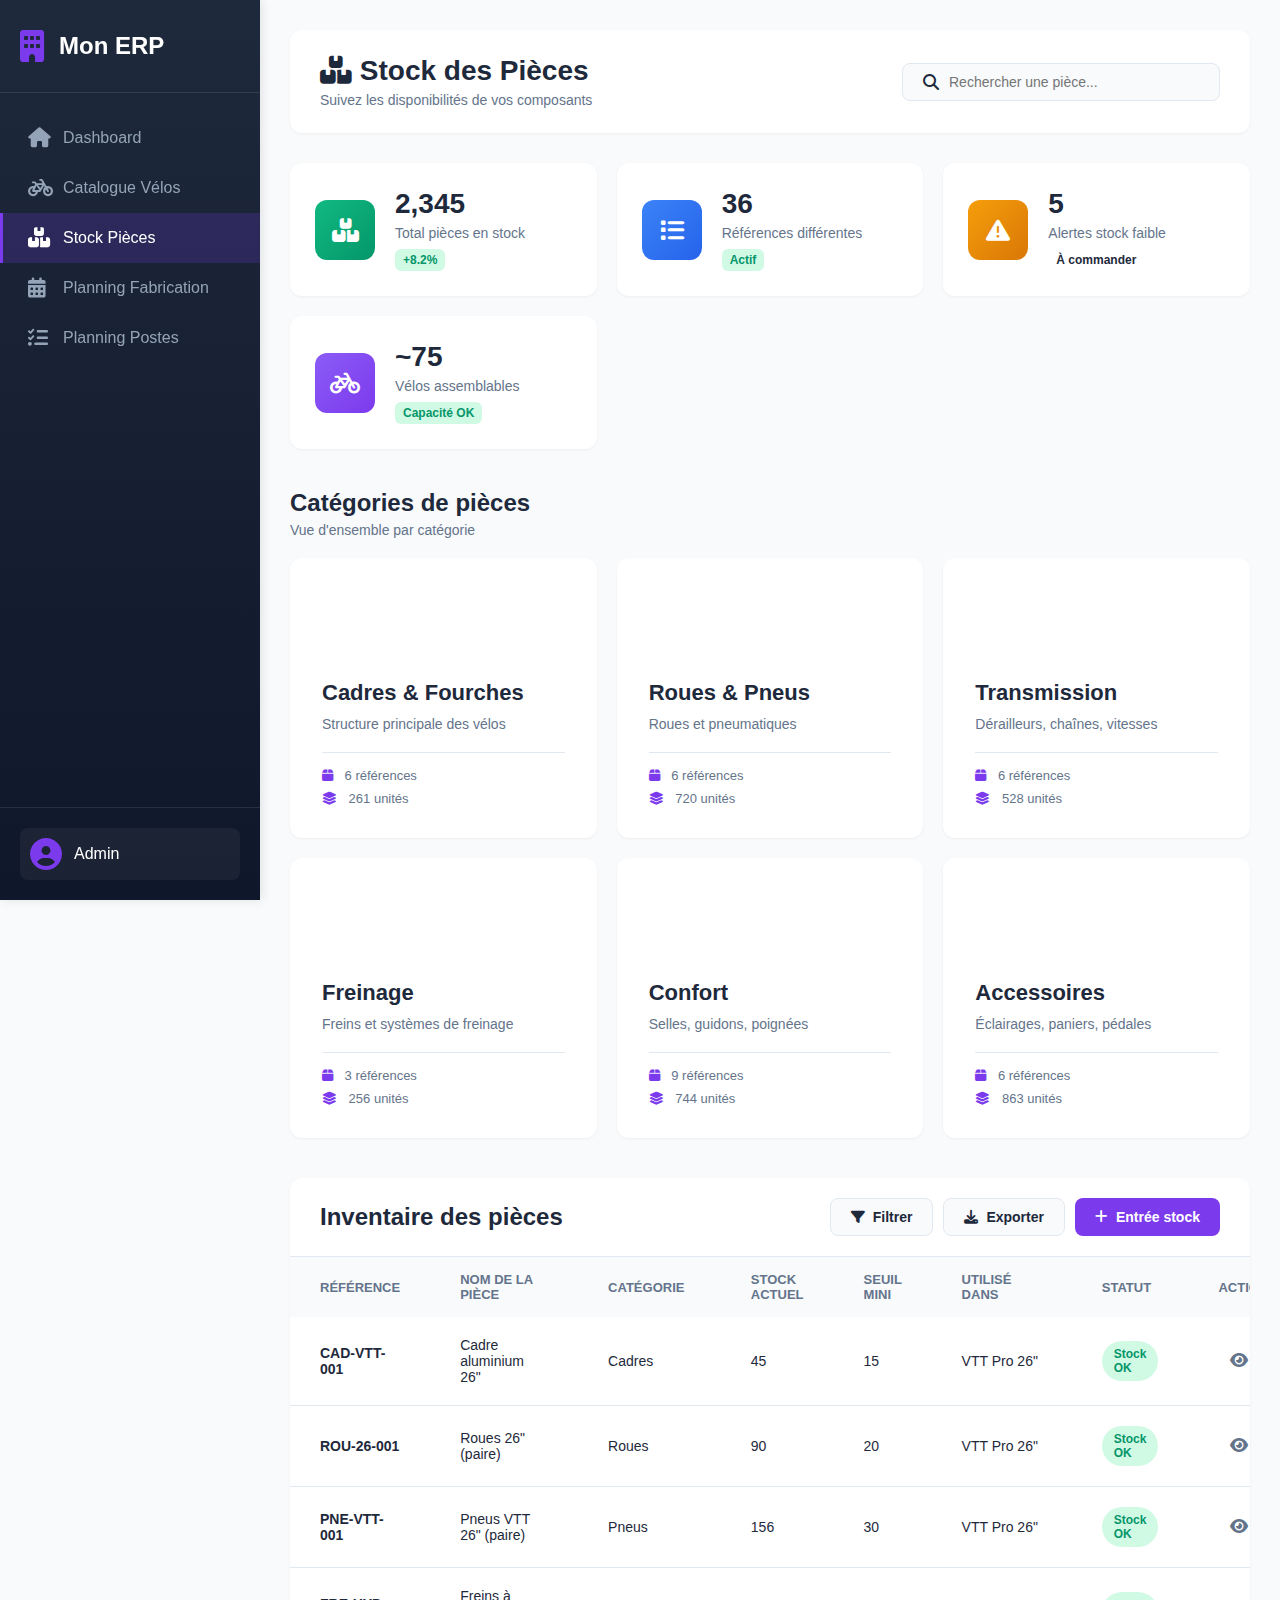
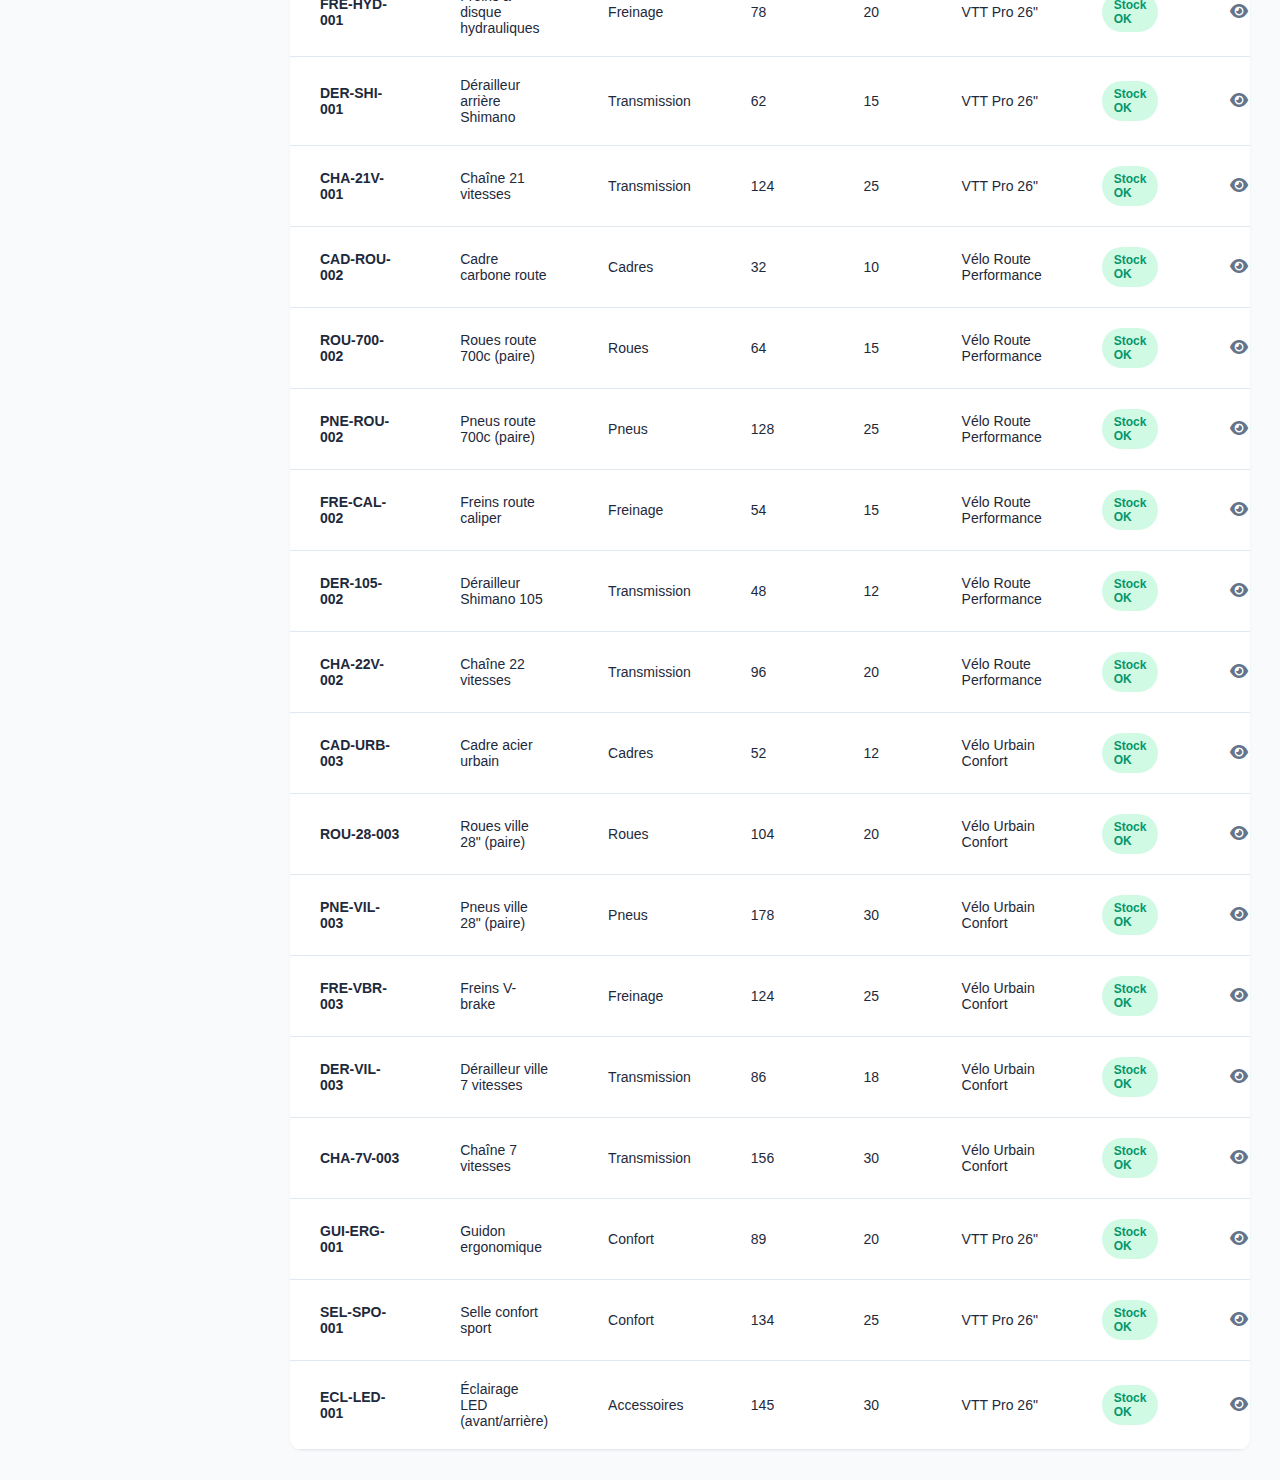
<file: CycloMax-main/stock.html>
<!DOCTYPE html>
<html lang="fr">
<head>
    <meta charset="UTF-8">
    <meta name="viewport" content="width=device-width, initial-scale=1.0">
    <title>Stock Pièces - ERP</title>
    <link rel="stylesheet" href="styles.css">
    <link rel="stylesheet" href="https://cdnjs.cloudflare.com/ajax/libs/font-awesome/6.4.0/css/all.min.css">
</head>
<body>
    <!-- Sidebar -->
    <div class="sidebar">
        <div class="logo">
            <i class="fas fa-building"></i>
            <h2>Mon ERP</h2>
        </div>
        <nav class="nav-menu">
            <a href="index.html" class="nav-item">
                <i class="fas fa-home"></i>
                <span>Dashboard</span>
            </a>
            <a href="catalogue.html" class="nav-item">
                <i class="fas fa-bicycle"></i>
                <span>Catalogue Vélos</span>
            </a>
            <a href="stock.html" class="nav-item active">
                <i class="fas fa-boxes"></i>
                <span>Stock Pièces</span>
            </a>
            <a href="production.html" class="nav-item">
                <i class="fas fa-calendar-alt"></i>
                <span>Planning Fabrication</span>
            </a>
            <a href="planning.html" class="nav-item">
                <i class="fas fa-tasks"></i>
                <span>Planning Postes</span>
            </a>
        </nav>
        <div class="sidebar-footer">
            <div class="user-info">
                <i class="fas fa-user-circle"></i>
                <span>Admin</span>
            </div>
        </div>
    </div>

    <!-- Main Content -->
    <div class="main-content">
        <!-- Header -->
        <header class="header">
            <div class="header-left">
                <h1><i class="fas fa-boxes"></i> Stock des Pièces</h1>
                <p class="subtitle">Suivez les disponibilités de vos composants</p>
            </div>
            <div class="header-right">
                <div class="search-box">
                    <i class="fas fa-search"></i>
                    <input type="text" placeholder="Rechercher une pièce...">
                </div>
            </div>
        </header>

        <!-- Stats Cards -->
        <div class="stats-grid">
            <div class="stat-card">
                <div class="stat-icon green">
                    <i class="fas fa-boxes"></i>
                </div>
                <div class="stat-info">
                    <h3>2,345</h3>
                    <p>Total pièces en stock</p>
                    <span class="stat-change positive">+8.2%</span>
                </div>
            </div>
            <div class="stat-card">
                <div class="stat-icon blue">
                    <i class="fas fa-list"></i>
                </div>
                <div class="stat-info">
                    <h3>36</h3>
                    <p>Références différentes</p>
                    <span class="stat-change positive">Actif</span>
                </div>
            </div>
            <div class="stat-card">
                <div class="stat-icon orange">
                    <i class="fas fa-exclamation-triangle"></i>
                </div>
                <div class="stat-info">
                    <h3>5</h3>
                    <p>Alertes stock faible</p>
                    <span class="stat-change warning">À commander</span>
                </div>
            </div>
            <div class="stat-card">
                <div class="stat-icon purple">
                    <i class="fas fa-bicycle"></i>
                </div>
                <div class="stat-info">
                    <h3>~75</h3>
                    <p>Vélos assemblables</p>
                    <span class="stat-change positive">Capacité OK</span>
                </div>
            </div>
        </div>

        <!-- Category Summary -->
        <div class="section-header">
            <h2>Catégories de pièces</h2>
            <p>Vue d'ensemble par catégorie</p>
        </div>

        <div class="modules-grid">
            <div class="module-card">
                <div class="module-icon blue">
                    <i class="fas fa-circle"></i>
                </div>
                <h3>Cadres & Fourches</h3>
                <p>Structure principale des vélos</p>
                <div class="module-stats">
                    <span><i class="fas fa-box"></i> 6 références</span>
                    <span><i class="fas fa-layer-group"></i> 261 unités</span>
                </div>
            </div>

            <div class="module-card">
                <div class="module-icon green">
                    <i class="fas fa-compact-disc"></i>
                </div>
                <h3>Roues & Pneus</h3>
                <p>Roues et pneumatiques</p>
                <div class="module-stats">
                    <span><i class="fas fa-box"></i> 6 références</span>
                    <span><i class="fas fa-layer-group"></i> 720 unités</span>
                </div>
            </div>

            <div class="module-card">
                <div class="module-icon orange">
                    <i class="fas fa-cog"></i>
                </div>
                <h3>Transmission</h3>
                <p>Dérailleurs, chaînes, vitesses</p>
                <div class="module-stats">
                    <span><i class="fas fa-box"></i> 6 références</span>
                    <span><i class="fas fa-layer-group"></i> 528 unités</span>
                </div>
            </div>

            <div class="module-card">
                <div class="module-icon purple">
                    <i class="fas fa-hand-rock"></i>
                </div>
                <h3>Freinage</h3>
                <p>Freins et systèmes de freinage</p>
                <div class="module-stats">
                    <span><i class="fas fa-box"></i> 3 références</span>
                    <span><i class="fas fa-layer-group"></i> 256 unités</span>
                </div>
            </div>

            <div class="module-card">
                <div class="module-icon red">
                    <i class="fas fa-chair"></i>
                </div>
                <h3>Confort</h3>
                <p>Selles, guidons, poignées</p>
                <div class="module-stats">
                    <span><i class="fas fa-box"></i> 9 références</span>
                    <span><i class="fas fa-layer-group"></i> 744 unités</span>
                </div>
            </div>

            <div class="module-card">
                <div class="module-icon gray">
                    <i class="fas fa-lightbulb"></i>
                </div>
                <h3>Accessoires</h3>
                <p>Éclairages, paniers, pédales</p>
                <div class="module-stats">
                    <span><i class="fas fa-box"></i> 6 références</span>
                    <span><i class="fas fa-layer-group"></i> 863 unités</span>
                </div>
            </div>
        </div>

        <!-- Stock Table -->
        <div class="table-container">
            <div class="table-header">
                <h2>Inventaire des pièces</h2>
                <div class="table-actions">
                    <button class="btn btn-secondary">
                        <i class="fas fa-filter"></i> Filtrer
                    </button>
                    <button class="btn btn-secondary">
                        <i class="fas fa-download"></i> Exporter
                    </button>
                    <button class="btn btn-primary">
                        <i class="fas fa-plus"></i> Entrée stock
                    </button>
                </div>
            </div>
            <table>
                <thead>
                    <tr>
                        <th>Référence</th>
                        <th>Nom de la pièce</th>
                        <th>Catégorie</th>
                        <th>Stock actuel</th>
                        <th>Seuil mini</th>
                        <th>Utilisé dans</th>
                        <th>Statut</th>
                        <th>Actions</th>
                    </tr>
                </thead>
                <tbody>
                    <!-- VTT Pro Components -->
                    <tr>
                        <td><strong>CAD-VTT-001</strong></td>
                        <td>Cadre aluminium 26"</td>
                        <td>Cadres</td>
                        <td>45</td>
                        <td>15</td>
                        <td>VTT Pro 26"</td>
                        <td><span class="status-badge success">Stock OK</span></td>
                        <td>
                            <div class="action-btns">
                                <button class="action-btn"><i class="fas fa-eye"></i></button>
                                <button class="action-btn"><i class="fas fa-edit"></i></button>
                            </div>
                        </td>
                    </tr>
                    <tr>
                        <td><strong>ROU-26-001</strong></td>
                        <td>Roues 26" (paire)</td>
                        <td>Roues</td>
                        <td>90</td>
                        <td>20</td>
                        <td>VTT Pro 26"</td>
                        <td><span class="status-badge success">Stock OK</span></td>
                        <td>
                            <div class="action-btns">
                                <button class="action-btn"><i class="fas fa-eye"></i></button>
                                <button class="action-btn"><i class="fas fa-edit"></i></button>
                            </div>
                        </td>
                    </tr>
                    <tr>
                        <td><strong>PNE-VTT-001</strong></td>
                        <td>Pneus VTT 26" (paire)</td>
                        <td>Pneus</td>
                        <td>156</td>
                        <td>30</td>
                        <td>VTT Pro 26"</td>
                        <td><span class="status-badge success">Stock OK</span></td>
                        <td>
                            <div class="action-btns">
                                <button class="action-btn"><i class="fas fa-eye"></i></button>
                                <button class="action-btn"><i class="fas fa-edit"></i></button>
                            </div>
                        </td>
                    </tr>
                    <tr>
                        <td><strong>FRE-HYD-001</strong></td>
                        <td>Freins à disque hydrauliques</td>
                        <td>Freinage</td>
                        <td>78</td>
                        <td>20</td>
                        <td>VTT Pro 26"</td>
                        <td><span class="status-badge success">Stock OK</span></td>
                        <td>
                            <div class="action-btns">
                                <button class="action-btn"><i class="fas fa-eye"></i></button>
                                <button class="action-btn"><i class="fas fa-edit"></i></button>
                            </div>
                        </td>
                    </tr>
                    <tr>
                        <td><strong>DER-SHI-001</strong></td>
                        <td>Dérailleur arrière Shimano</td>
                        <td>Transmission</td>
                        <td>62</td>
                        <td>15</td>
                        <td>VTT Pro 26"</td>
                        <td><span class="status-badge success">Stock OK</span></td>
                        <td>
                            <div class="action-btns">
                                <button class="action-btn"><i class="fas fa-eye"></i></button>
                                <button class="action-btn"><i class="fas fa-edit"></i></button>
                            </div>
                        </td>
                    </tr>
                    <tr>
                        <td><strong>CHA-21V-001</strong></td>
                        <td>Chaîne 21 vitesses</td>
                        <td>Transmission</td>
                        <td>124</td>
                        <td>25</td>
                        <td>VTT Pro 26"</td>
                        <td><span class="status-badge success">Stock OK</span></td>
                        <td>
                            <div class="action-btns">
                                <button class="action-btn"><i class="fas fa-eye"></i></button>
                                <button class="action-btn"><i class="fas fa-edit"></i></button>
                            </div>
                        </td>
                    </tr>
                    
                    <!-- Vélo Route Components -->
                    <tr>
                        <td><strong>CAD-ROU-002</strong></td>
                        <td>Cadre carbone route</td>
                        <td>Cadres</td>
                        <td>32</td>
                        <td>10</td>
                        <td>Vélo Route Performance</td>
                        <td><span class="status-badge success">Stock OK</span></td>
                        <td>
                            <div class="action-btns">
                                <button class="action-btn"><i class="fas fa-eye"></i></button>
                                <button class="action-btn"><i class="fas fa-edit"></i></button>
                            </div>
                        </td>
                    </tr>
                    <tr>
                        <td><strong>ROU-700-002</strong></td>
                        <td>Roues route 700c (paire)</td>
                        <td>Roues</td>
                        <td>64</td>
                        <td>15</td>
                        <td>Vélo Route Performance</td>
                        <td><span class="status-badge success">Stock OK</span></td>
                        <td>
                            <div class="action-btns">
                                <button class="action-btn"><i class="fas fa-eye"></i></button>
                                <button class="action-btn"><i class="fas fa-edit"></i></button>
                            </div>
                        </td>
                    </tr>
                    <tr>
                        <td><strong>PNE-ROU-002</strong></td>
                        <td>Pneus route 700c (paire)</td>
                        <td>Pneus</td>
                        <td>128</td>
                        <td>25</td>
                        <td>Vélo Route Performance</td>
                        <td><span class="status-badge success">Stock OK</span></td>
                        <td>
                            <div class="action-btns">
                                <button class="action-btn"><i class="fas fa-eye"></i></button>
                                <button class="action-btn"><i class="fas fa-edit"></i></button>
                            </div>
                        </td>
                    </tr>
                    <tr>
                        <td><strong>FRE-CAL-002</strong></td>
                        <td>Freins route caliper</td>
                        <td>Freinage</td>
                        <td>54</td>
                        <td>15</td>
                        <td>Vélo Route Performance</td>
                        <td><span class="status-badge success">Stock OK</span></td>
                        <td>
                            <div class="action-btns">
                                <button class="action-btn"><i class="fas fa-eye"></i></button>
                                <button class="action-btn"><i class="fas fa-edit"></i></button>
                            </div>
                        </td>
                    </tr>
                    <tr>
                        <td><strong>DER-105-002</strong></td>
                        <td>Dérailleur Shimano 105</td>
                        <td>Transmission</td>
                        <td>48</td>
                        <td>12</td>
                        <td>Vélo Route Performance</td>
                        <td><span class="status-badge success">Stock OK</span></td>
                        <td>
                            <div class="action-btns">
                                <button class="action-btn"><i class="fas fa-eye"></i></button>
                                <button class="action-btn"><i class="fas fa-edit"></i></button>
                            </div>
                        </td>
                    </tr>
                    <tr>
                        <td><strong>CHA-22V-002</strong></td>
                        <td>Chaîne 22 vitesses</td>
                        <td>Transmission</td>
                        <td>96</td>
                        <td>20</td>
                        <td>Vélo Route Performance</td>
                        <td><span class="status-badge success">Stock OK</span></td>
                        <td>
                            <div class="action-btns">
                                <button class="action-btn"><i class="fas fa-eye"></i></button>
                                <button class="action-btn"><i class="fas fa-edit"></i></button>
                            </div>
                        </td>
                    </tr>

                    <!-- Vélo Urbain Components -->
                    <tr>
                        <td><strong>CAD-URB-003</strong></td>
                        <td>Cadre acier urbain</td>
                        <td>Cadres</td>
                        <td>52</td>
                        <td>12</td>
                        <td>Vélo Urbain Confort</td>
                        <td><span class="status-badge success">Stock OK</span></td>
                        <td>
                            <div class="action-btns">
                                <button class="action-btn"><i class="fas fa-eye"></i></button>
                                <button class="action-btn"><i class="fas fa-edit"></i></button>
                            </div>
                        </td>
                    </tr>
                    <tr>
                        <td><strong>ROU-28-003</strong></td>
                        <td>Roues ville 28" (paire)</td>
                        <td>Roues</td>
                        <td>104</td>
                        <td>20</td>
                        <td>Vélo Urbain Confort</td>
                        <td><span class="status-badge success">Stock OK</span></td>
                        <td>
                            <div class="action-btns">
                                <button class="action-btn"><i class="fas fa-eye"></i></button>
                                <button class="action-btn"><i class="fas fa-edit"></i></button>
                            </div>
                        </td>
                    </tr>
                    <tr>
                        <td><strong>PNE-VIL-003</strong></td>
                        <td>Pneus ville 28" (paire)</td>
                        <td>Pneus</td>
                        <td>178</td>
                        <td>30</td>
                        <td>Vélo Urbain Confort</td>
                        <td><span class="status-badge success">Stock OK</span></td>
                        <td>
                            <div class="action-btns">
                                <button class="action-btn"><i class="fas fa-eye"></i></button>
                                <button class="action-btn"><i class="fas fa-edit"></i></button>
                            </div>
                        </td>
                    </tr>
                    <tr>
                        <td><strong>FRE-VBR-003</strong></td>
                        <td>Freins V-brake</td>
                        <td>Freinage</td>
                        <td>124</td>
                        <td>25</td>
                        <td>Vélo Urbain Confort</td>
                        <td><span class="status-badge success">Stock OK</span></td>
                        <td>
                            <div class="action-btns">
                                <button class="action-btn"><i class="fas fa-eye"></i></button>
                                <button class="action-btn"><i class="fas fa-edit"></i></button>
                            </div>
                        </td>
                    </tr>
                    <tr>
                        <td><strong>DER-VIL-003</strong></td>
                        <td>Dérailleur ville 7 vitesses</td>
                        <td>Transmission</td>
                        <td>86</td>
                        <td>18</td>
                        <td>Vélo Urbain Confort</td>
                        <td><span class="status-badge success">Stock OK</span></td>
                        <td>
                            <div class="action-btns">
                                <button class="action-btn"><i class="fas fa-eye"></i></button>
                                <button class="action-btn"><i class="fas fa-edit"></i></button>
                            </div>
                        </td>
                    </tr>
                    <tr>
                        <td><strong>CHA-7V-003</strong></td>
                        <td>Chaîne 7 vitesses</td>
                        <td>Transmission</td>
                        <td>156</td>
                        <td>30</td>
                        <td>Vélo Urbain Confort</td>
                        <td><span class="status-badge success">Stock OK</span></td>
                        <td>
                            <div class="action-btns">
                                <button class="action-btn"><i class="fas fa-eye"></i></button>
                                <button class="action-btn"><i class="fas fa-edit"></i></button>
                            </div>
                        </td>
                    </tr>

                    <!-- Autres pièces -->
                    <tr>
                        <td><strong>GUI-ERG-001</strong></td>
                        <td>Guidon ergonomique</td>
                        <td>Confort</td>
                        <td>89</td>
                        <td>20</td>
                        <td>VTT Pro 26"</td>
                        <td><span class="status-badge success">Stock OK</span></td>
                        <td>
                            <div class="action-btns">
                                <button class="action-btn"><i class="fas fa-eye"></i></button>
                                <button class="action-btn"><i class="fas fa-edit"></i></button>
                            </div>
                        </td>
                    </tr>
                    <tr>
                        <td><strong>SEL-SPO-001</strong></td>
                        <td>Selle confort sport</td>
                        <td>Confort</td>
                        <td>134</td>
                        <td>25</td>
                        <td>VTT Pro 26"</td>
                        <td><span class="status-badge success">Stock OK</span></td>
                        <td>
                            <div class="action-btns">
                                <button class="action-btn"><i class="fas fa-eye"></i></button>
                                <button class="action-btn"><i class="fas fa-edit"></i></button>
                            </div>
                        </td>
                    </tr>
                    <tr>
                        <td><strong>ECL-LED-001</strong></td>
                        <td>Éclairage LED (avant/arrière)</td>
                        <td>Accessoires</td>
                        <td>145</td>
                        <td>30</td>
                        <td>VTT Pro 26"</td>
                        <td><span class="status-badge success">Stock OK</span></td>
                        <td>
                            <div class="action-btns">
                                <button class="action-btn"><i class="fas fa-eye"></i></button>
                                <button class="action-btn"><i class="fas fa-edit"></i></button>
                            </div>
                        </td>
                    </tr>
                </tbody>
            </table>
        </div>
    </div>
    <script>
        // Add IDs to table rows for hash navigation
        document.addEventListener('DOMContentLoaded', function() {
            const rows = document.querySelectorAll('tbody tr');
            rows.forEach(row => {
                const refCell = row.querySelector('td strong');
                if (refCell) {
                    const ref = refCell.textContent.trim();
                    row.id = ref;
                }
            });

            // Handle hash navigation
            if (window.location.hash) {
                const hash = window.location.hash.substring(1);
                const targetRow = document.getElementById(hash);
                if (targetRow) {
                    setTimeout(() => {
                        targetRow.scrollIntoView({ behavior: 'smooth', block: 'center' });
                        targetRow.style.backgroundColor = '#fef3c7';
                        setTimeout(() => {
                            targetRow.style.transition = 'background-color 1s';
                            targetRow.style.backgroundColor = '';
                        }, 1000);
                    }, 100);
                }
            }
        });
    </script>
</body>
</html>
</file>
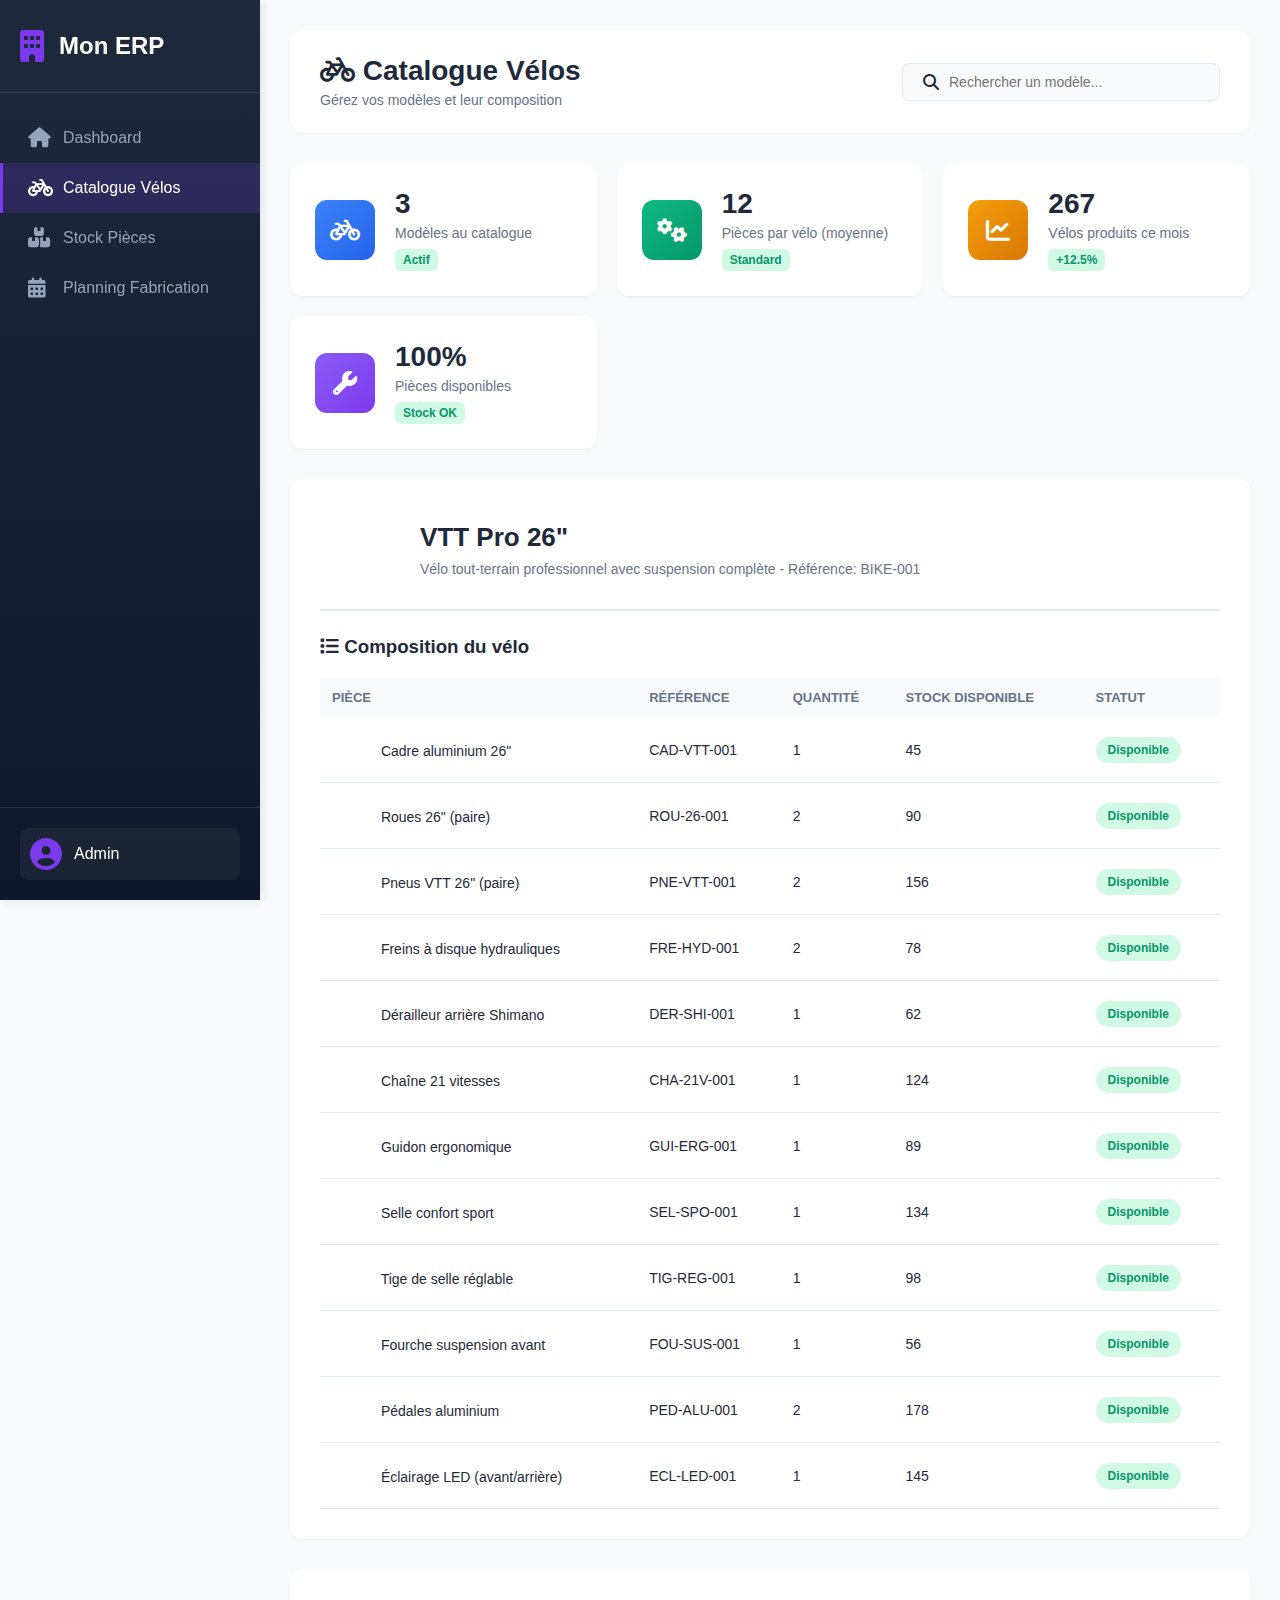
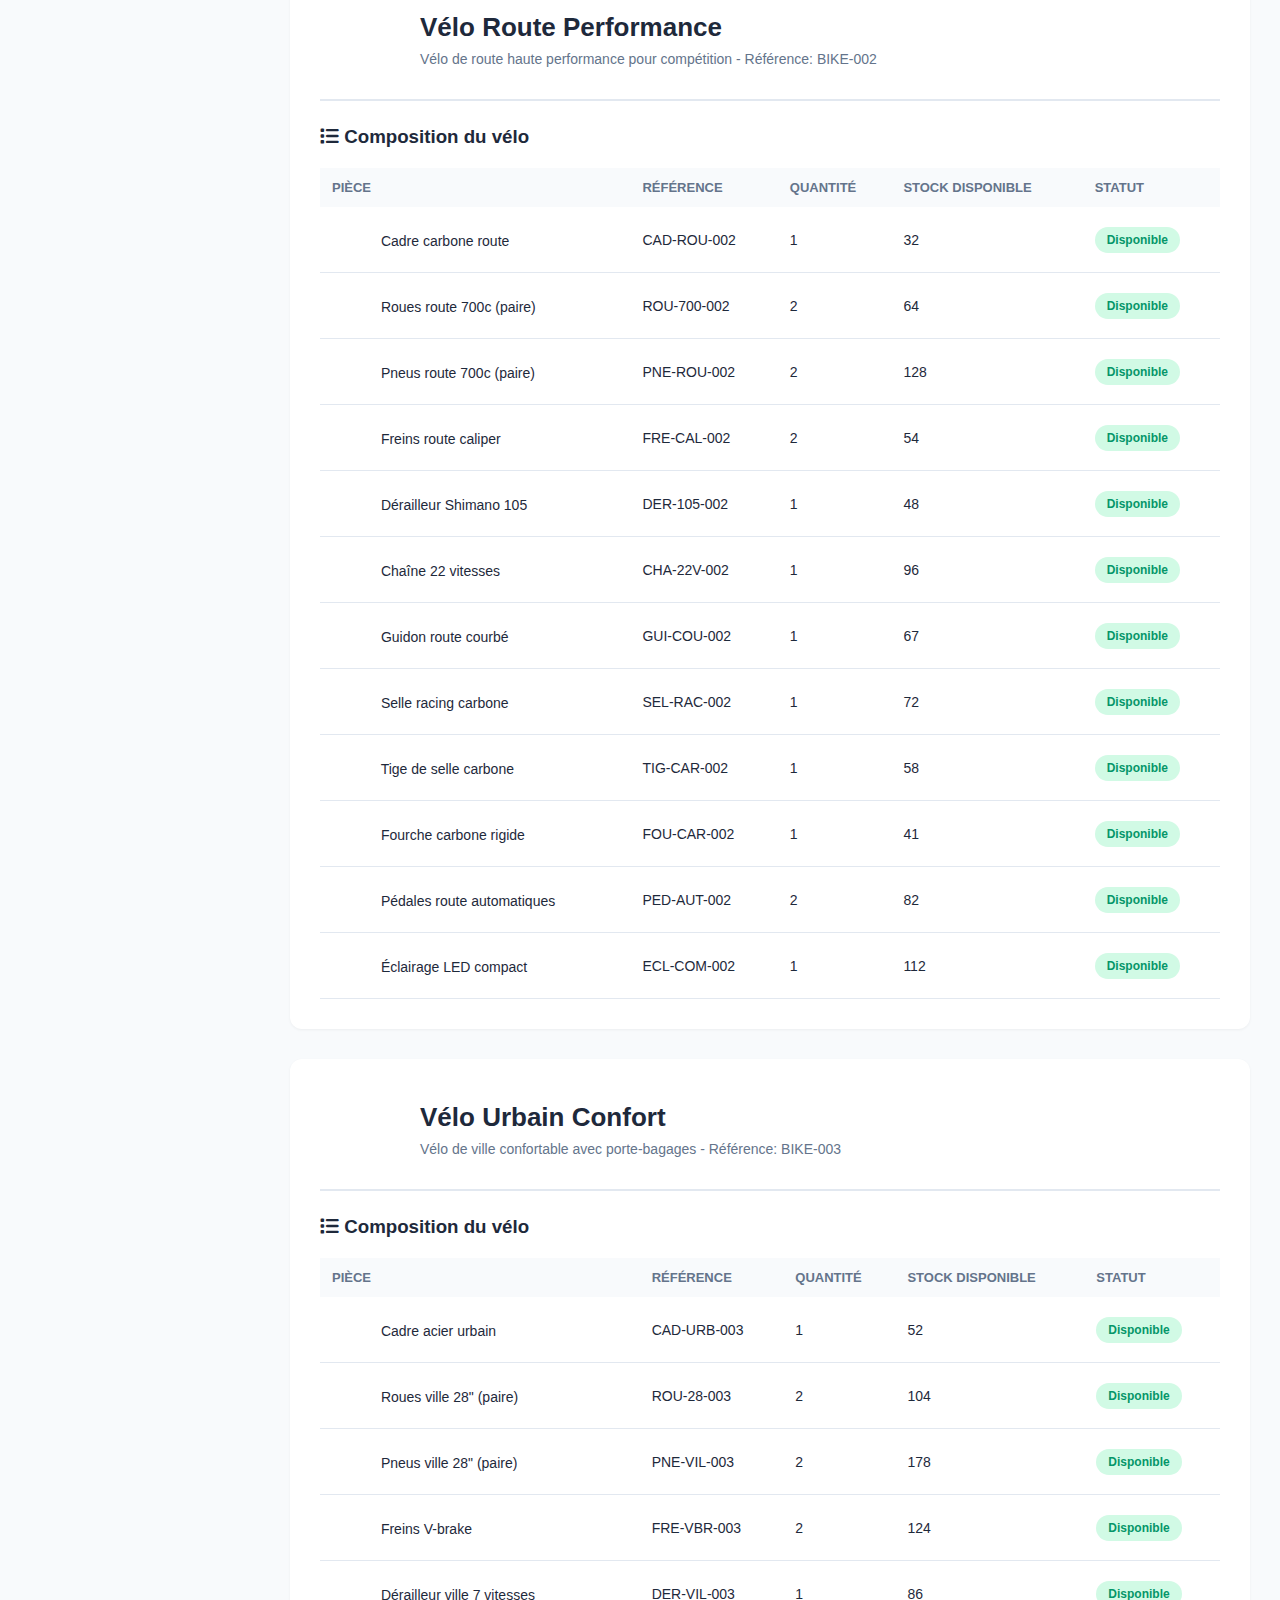
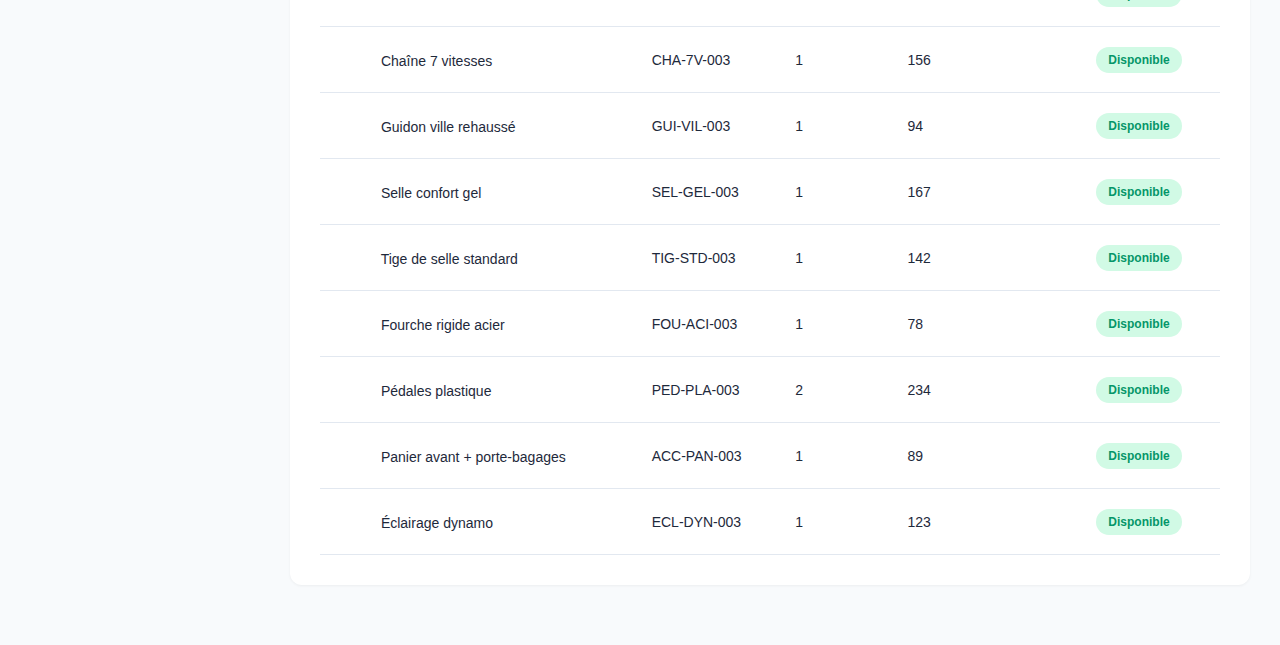
<file: code/CycloMax-main/CycloMax-main/catalogue.html>
<!DOCTYPE html>
<html lang="fr">
<head>
    <meta charset="UTF-8">
    <meta name="viewport" content="width=device-width, initial-scale=1.0">
    <title>Catalogue Vélos - ERP</title>
    <link rel="stylesheet" href="styles.css">
    <link rel="stylesheet" href="https://cdnjs.cloudflare.com/ajax/libs/font-awesome/6.4.0/css/all.min.css">
    <style>
        .bike-detail-card {
            background: white;
            border-radius: 12px;
            padding: 30px;
            margin-bottom: 30px;
            box-shadow: 0 1px 3px rgba(0, 0, 0, 0.05);
        }
        .bike-header {
            display: flex;
            align-items: center;
            gap: 20px;
            margin-bottom: 25px;
            padding-bottom: 20px;
            border-bottom: 2px solid var(--border-color);
        }
        .bike-icon-large {
            width: 80px;
            height: 80px;
            border-radius: 16px;
            display: flex;
            align-items: center;
            justify-content: center;
            font-size: 40px;
            color: white;
        }
        .bike-info h2 {
            margin-bottom: 8px;
            font-size: 26px;
        }
        .bike-info p {
            color: var(--text-secondary);
            font-size: 14px;
        }
        .components-table {
            width: 100%;
            margin-top: 20px;
        }
        .components-table th {
            background-color: var(--light-bg);
            padding: 12px;
            text-align: left;
            font-weight: 600;
            font-size: 13px;
            color: var(--text-secondary);
            text-transform: uppercase;
        }
        .components-table td {
            padding: 15px 12px;
            border-bottom: 1px solid var(--border-color);
        }
        .component-icon {
            width: 35px;
            height: 35px;
            border-radius: 8px;
            display: inline-flex;
            align-items: center;
            justify-content: center;
            margin-right: 10px;
            color: white;
            font-size: 16px;
        }
    </style>
</head>
<body>
    <!-- Sidebar -->
    <div class="sidebar">
        <div class="logo">
            <i class="fas fa-building"></i>
            <h2>Mon ERP</h2>
        </div>
        <nav class="nav-menu">
            <a href="index.html" class="nav-item">
                <i class="fas fa-home"></i>
                <span>Dashboard</span>
            </a>
            <a href="catalogue.html" class="nav-item active">
                <i class="fas fa-bicycle"></i>
                <span>Catalogue Vélos</span>
            </a>
            <a href="stock.html" class="nav-item">
                <i class="fas fa-boxes"></i>
                <span>Stock Pièces</span>
            </a>
            <a href="production.html" class="nav-item">
                <i class="fas fa-calendar-alt"></i>
                <span>Planning Fabrication</span>
            </a>
        </nav>
        <div class="sidebar-footer">
            <div class="user-info">
                <i class="fas fa-user-circle"></i>
                <span>Admin</span>
            </div>
        </div>
    </div>

    <!-- Main Content -->
    <div class="main-content">
        <!-- Header -->
        <header class="header">
            <div class="header-left">
                <h1><i class="fas fa-bicycle"></i> Catalogue Vélos</h1>
                <p class="subtitle">Gérez vos modèles et leur composition</p>
            </div>
            <div class="header-right">
                <div class="search-box">
                    <i class="fas fa-search"></i>
                    <input type="text" placeholder="Rechercher un modèle...">
                </div>
            </div>
        </header>

        <!-- Stats Cards -->
        <div class="stats-grid">
            <div class="stat-card">
                <div class="stat-icon blue">
                    <i class="fas fa-bicycle"></i>
                </div>
                <div class="stat-info">
                    <h3>3</h3>
                    <p>Modèles au catalogue</p>
                    <span class="stat-change positive">Actif</span>
                </div>
            </div>
            <div class="stat-card">
                <div class="stat-icon green">
                    <i class="fas fa-cogs"></i>
                </div>
                <div class="stat-info">
                    <h3>12</h3>
                    <p>Pièces par vélo (moyenne)</p>
                    <span class="stat-change positive">Standard</span>
                </div>
            </div>
            <div class="stat-card">
                <div class="stat-icon orange">
                    <i class="fas fa-chart-line"></i>
                </div>
                <div class="stat-info">
                    <h3>267</h3>
                    <p>Vélos produits ce mois</p>
                    <span class="stat-change positive">+12.5%</span>
                </div>
            </div>
            <div class="stat-card">
                <div class="stat-icon purple">
                    <i class="fas fa-wrench"></i>
                </div>
                <div class="stat-info">
                    <h3>100%</h3>
                    <p>Pièces disponibles</p>
                    <span class="stat-change positive">Stock OK</span>
                </div>
            </div>
        </div>

        <!-- Bike Model 1: VTT Pro -->
        <div class="bike-detail-card">
            <div class="bike-header">
                <div class="bike-icon-large blue">
                    <i class="fas fa-bicycle"></i>
                </div>
                <div class="bike-info">
                    <h2>VTT Pro 26"</h2>
                    <p>Vélo tout-terrain professionnel avec suspension complète - Référence: BIKE-001</p>
                </div>
            </div>
            
            <h3 style="margin-bottom: 15px;"><i class="fas fa-list"></i> Composition du vélo</h3>
            <table class="components-table">
                <thead>
                    <tr>
                        <th>Pièce</th>
                        <th>Référence</th>
                        <th>Quantité</th>
                        <th>Stock disponible</th>
                        <th>Statut</th>
                    </tr>
                </thead>
                <tbody>
                    <tr>
                        <td><span class="component-icon blue"><i class="fas fa-circle"></i></span> Cadre aluminium 26"</td>
                        <td>CAD-VTT-001</td>
                        <td>1</td>
                        <td>45</td>
                        <td><span class="status-badge success">Disponible</span></td>
                    </tr>
                    <tr>
                        <td><span class="component-icon green"><i class="fas fa-compact-disc"></i></span> Roues 26" (paire)</td>
                        <td>ROU-26-001</td>
                        <td>2</td>
                        <td>90</td>
                        <td><span class="status-badge success">Disponible</span></td>
                    </tr>
                    <tr>
                        <td><span class="component-icon orange"><i class="fas fa-circle-notch"></i></span> Pneus VTT 26" (paire)</td>
                        <td>PNE-VTT-001</td>
                        <td>2</td>
                        <td>156</td>
                        <td><span class="status-badge success">Disponible</span></td>
                    </tr>
                    <tr>
                        <td><span class="component-icon purple"><i class="fas fa-hand-rock"></i></span> Freins à disque hydrauliques</td>
                        <td>FRE-HYD-001</td>
                        <td>2</td>
                        <td>78</td>
                        <td><span class="status-badge success">Disponible</span></td>
                    </tr>
                    <tr>
                        <td><span class="component-icon red"><i class="fas fa-cog"></i></span> Dérailleur arrière Shimano</td>
                        <td>DER-SHI-001</td>
                        <td>1</td>
                        <td>62</td>
                        <td><span class="status-badge success">Disponible</span></td>
                    </tr>
                    <tr>
                        <td><span class="component-icon blue"><i class="fas fa-dharmachakra"></i></span> Chaîne 21 vitesses</td>
                        <td>CHA-21V-001</td>
                        <td>1</td>
                        <td>124</td>
                        <td><span class="status-badge success">Disponible</span></td>
                    </tr>
                    <tr>
                        <td><span class="component-icon green"><i class="fas fa-bars"></i></span> Guidon ergonomique</td>
                        <td>GUI-ERG-001</td>
                        <td>1</td>
                        <td>89</td>
                        <td><span class="status-badge success">Disponible</span></td>
                    </tr>
                    <tr>
                        <td><span class="component-icon orange"><i class="fas fa-chair"></i></span> Selle confort sport</td>
                        <td>SEL-SPO-001</td>
                        <td>1</td>
                        <td>134</td>
                        <td><span class="status-badge success">Disponible</span></td>
                    </tr>
                    <tr>
                        <td><span class="component-icon purple"><i class="fas fa-minus"></i></span> Tige de selle réglable</td>
                        <td>TIG-REG-001</td>
                        <td>1</td>
                        <td>98</td>
                        <td><span class="status-badge success">Disponible</span></td>
                    </tr>
                    <tr>
                        <td><span class="component-icon red"><i class="fas fa-arrows-alt-v"></i></span> Fourche suspension avant</td>
                        <td>FOU-SUS-001</td>
                        <td>1</td>
                        <td>56</td>
                        <td><span class="status-badge success">Disponible</span></td>
                    </tr>
                    <tr>
                        <td><span class="component-icon blue"><i class="fas fa-shoe-prints"></i></span> Pédales aluminium</td>
                        <td>PED-ALU-001</td>
                        <td>2</td>
                        <td>178</td>
                        <td><span class="status-badge success">Disponible</span></td>
                    </tr>
                    <tr>
                        <td><span class="component-icon green"><i class="fas fa-lightbulb"></i></span> Éclairage LED (avant/arrière)</td>
                        <td>ECL-LED-001</td>
                        <td>1</td>
                        <td>145</td>
                        <td><span class="status-badge success">Disponible</span></td>
                    </tr>
                </tbody>
            </table>
        </div>

        <!-- Bike Model 2: Vélo Route -->
        <div class="bike-detail-card">
            <div class="bike-header">
                <div class="bike-icon-large green">
                    <i class="fas fa-bicycle"></i>
                </div>
                <div class="bike-info">
                    <h2>Vélo Route Performance</h2>
                    <p>Vélo de route haute performance pour compétition - Référence: BIKE-002</p>
                </div>
            </div>
            
            <h3 style="margin-bottom: 15px;"><i class="fas fa-list"></i> Composition du vélo</h3>
            <table class="components-table">
                <thead>
                    <tr>
                        <th>Pièce</th>
                        <th>Référence</th>
                        <th>Quantité</th>
                        <th>Stock disponible</th>
                        <th>Statut</th>
                    </tr>
                </thead>
                <tbody>
                    <tr>
                        <td><span class="component-icon blue"><i class="fas fa-circle"></i></span> Cadre carbone route</td>
                        <td>CAD-ROU-002</td>
                        <td>1</td>
                        <td>32</td>
                        <td><span class="status-badge success">Disponible</span></td>
                    </tr>
                    <tr>
                        <td><span class="component-icon green"><i class="fas fa-compact-disc"></i></span> Roues route 700c (paire)</td>
                        <td>ROU-700-002</td>
                        <td>2</td>
                        <td>64</td>
                        <td><span class="status-badge success">Disponible</span></td>
                    </tr>
                    <tr>
                        <td><span class="component-icon orange"><i class="fas fa-circle-notch"></i></span> Pneus route 700c (paire)</td>
                        <td>PNE-ROU-002</td>
                        <td>2</td>
                        <td>128</td>
                        <td><span class="status-badge success">Disponible</span></td>
                    </tr>
                    <tr>
                        <td><span class="component-icon purple"><i class="fas fa-hand-rock"></i></span> Freins route caliper</td>
                        <td>FRE-CAL-002</td>
                        <td>2</td>
                        <td>54</td>
                        <td><span class="status-badge success">Disponible</span></td>
                    </tr>
                    <tr>
                        <td><span class="component-icon red"><i class="fas fa-cog"></i></span> Dérailleur Shimano 105</td>
                        <td>DER-105-002</td>
                        <td>1</td>
                        <td>48</td>
                        <td><span class="status-badge success">Disponible</span></td>
                    </tr>
                    <tr>
                        <td><span class="component-icon blue"><i class="fas fa-dharmachakra"></i></span> Chaîne 22 vitesses</td>
                        <td>CHA-22V-002</td>
                        <td>1</td>
                        <td>96</td>
                        <td><span class="status-badge success">Disponible</span></td>
                    </tr>
                    <tr>
                        <td><span class="component-icon green"><i class="fas fa-bars"></i></span> Guidon route courbé</td>
                        <td>GUI-COU-002</td>
                        <td>1</td>
                        <td>67</td>
                        <td><span class="status-badge success">Disponible</span></td>
                    </tr>
                    <tr>
                        <td><span class="component-icon orange"><i class="fas fa-chair"></i></span> Selle racing carbone</td>
                        <td>SEL-RAC-002</td>
                        <td>1</td>
                        <td>72</td>
                        <td><span class="status-badge success">Disponible</span></td>
                    </tr>
                    <tr>
                        <td><span class="component-icon purple"><i class="fas fa-minus"></i></span> Tige de selle carbone</td>
                        <td>TIG-CAR-002</td>
                        <td>1</td>
                        <td>58</td>
                        <td><span class="status-badge success">Disponible</span></td>
                    </tr>
                    <tr>
                        <td><span class="component-icon red"><i class="fas fa-arrows-alt-v"></i></span> Fourche carbone rigide</td>
                        <td>FOU-CAR-002</td>
                        <td>1</td>
                        <td>41</td>
                        <td><span class="status-badge success">Disponible</span></td>
                    </tr>
                    <tr>
                        <td><span class="component-icon blue"><i class="fas fa-shoe-prints"></i></span> Pédales route automatiques</td>
                        <td>PED-AUT-002</td>
                        <td>2</td>
                        <td>82</td>
                        <td><span class="status-badge success">Disponible</span></td>
                    </tr>
                    <tr>
                        <td><span class="component-icon green"><i class="fas fa-lightbulb"></i></span> Éclairage LED compact</td>
                        <td>ECL-COM-002</td>
                        <td>1</td>
                        <td>112</td>
                        <td><span class="status-badge success">Disponible</span></td>
                    </tr>
                </tbody>
            </table>
        </div>

        <!-- Bike Model 3: Vélo Urbain -->
        <div class="bike-detail-card">
            <div class="bike-header">
                <div class="bike-icon-large orange">
                    <i class="fas fa-bicycle"></i>
                </div>
                <div class="bike-info">
                    <h2>Vélo Urbain Confort</h2>
                    <p>Vélo de ville confortable avec porte-bagages - Référence: BIKE-003</p>
                </div>
            </div>
            
            <h3 style="margin-bottom: 15px;"><i class="fas fa-list"></i> Composition du vélo</h3>
            <table class="components-table">
                <thead>
                    <tr>
                        <th>Pièce</th>
                        <th>Référence</th>
                        <th>Quantité</th>
                        <th>Stock disponible</th>
                        <th>Statut</th>
                    </tr>
                </thead>
                <tbody>
                    <tr>
                        <td><span class="component-icon blue"><i class="fas fa-circle"></i></span> Cadre acier urbain</td>
                        <td>CAD-URB-003</td>
                        <td>1</td>
                        <td>52</td>
                        <td><span class="status-badge success">Disponible</span></td>
                    </tr>
                    <tr>
                        <td><span class="component-icon green"><i class="fas fa-compact-disc"></i></span> Roues ville 28" (paire)</td>
                        <td>ROU-28-003</td>
                        <td>2</td>
                        <td>104</td>
                        <td><span class="status-badge success">Disponible</span></td>
                    </tr>
                    <tr>
                        <td><span class="component-icon orange"><i class="fas fa-circle-notch"></i></span> Pneus ville 28" (paire)</td>
                        <td>PNE-VIL-003</td>
                        <td>2</td>
                        <td>178</td>
                        <td><span class="status-badge success">Disponible</span></td>
                    </tr>
                    <tr>
                        <td><span class="component-icon purple"><i class="fas fa-hand-rock"></i></span> Freins V-brake</td>
                        <td>FRE-VBR-003</td>
                        <td>2</td>
                        <td>124</td>
                        <td><span class="status-badge success">Disponible</span></td>
                    </tr>
                    <tr>
                        <td><span class="component-icon red"><i class="fas fa-cog"></i></span> Dérailleur ville 7 vitesses</td>
                        <td>DER-VIL-003</td>
                        <td>1</td>
                        <td>86</td>
                        <td><span class="status-badge success">Disponible</span></td>
                    </tr>
                    <tr>
                        <td><span class="component-icon blue"><i class="fas fa-dharmachakra"></i></span> Chaîne 7 vitesses</td>
                        <td>CHA-7V-003</td>
                        <td>1</td>
                        <td>156</td>
                        <td><span class="status-badge success">Disponible</span></td>
                    </tr>
                    <tr>
                        <td><span class="component-icon green"><i class="fas fa-bars"></i></span> Guidon ville rehaussé</td>
                        <td>GUI-VIL-003</td>
                        <td>1</td>
                        <td>94</td>
                        <td><span class="status-badge success">Disponible</span></td>
                    </tr>
                    <tr>
                        <td><span class="component-icon orange"><i class="fas fa-chair"></i></span> Selle confort gel</td>
                        <td>SEL-GEL-003</td>
                        <td>1</td>
                        <td>167</td>
                        <td><span class="status-badge success">Disponible</span></td>
                    </tr>
                    <tr>
                        <td><span class="component-icon purple"><i class="fas fa-minus"></i></span> Tige de selle standard</td>
                        <td>TIG-STD-003</td>
                        <td>1</td>
                        <td>142</td>
                        <td><span class="status-badge success">Disponible</span></td>
                    </tr>
                    <tr>
                        <td><span class="component-icon red"><i class="fas fa-arrows-alt-v"></i></span> Fourche rigide acier</td>
                        <td>FOU-ACI-003</td>
                        <td>1</td>
                        <td>78</td>
                        <td><span class="status-badge success">Disponible</span></td>
                    </tr>
                    <tr>
                        <td><span class="component-icon blue"><i class="fas fa-shoe-prints"></i></span> Pédales plastique</td>
                        <td>PED-PLA-003</td>
                        <td>2</td>
                        <td>234</td>
                        <td><span class="status-badge success">Disponible</span></td>
                    </tr>
                    <tr>
                        <td><span class="component-icon green"><i class="fas fa-shopping-basket"></i></span> Panier avant + porte-bagages</td>
                        <td>ACC-PAN-003</td>
                        <td>1</td>
                        <td>89</td>
                        <td><span class="status-badge success">Disponible</span></td>
                    </tr>
                    <tr>
                        <td><span class="component-icon orange"><i class="fas fa-lightbulb"></i></span> Éclairage dynamo</td>
                        <td>ECL-DYN-003</td>
                        <td>1</td>
                        <td>123</td>
                        <td><span class="status-badge success">Disponible</span></td>
                    </tr>
                </tbody>
            </table>
        </div>
    </div>
</body>
</html>
</file>
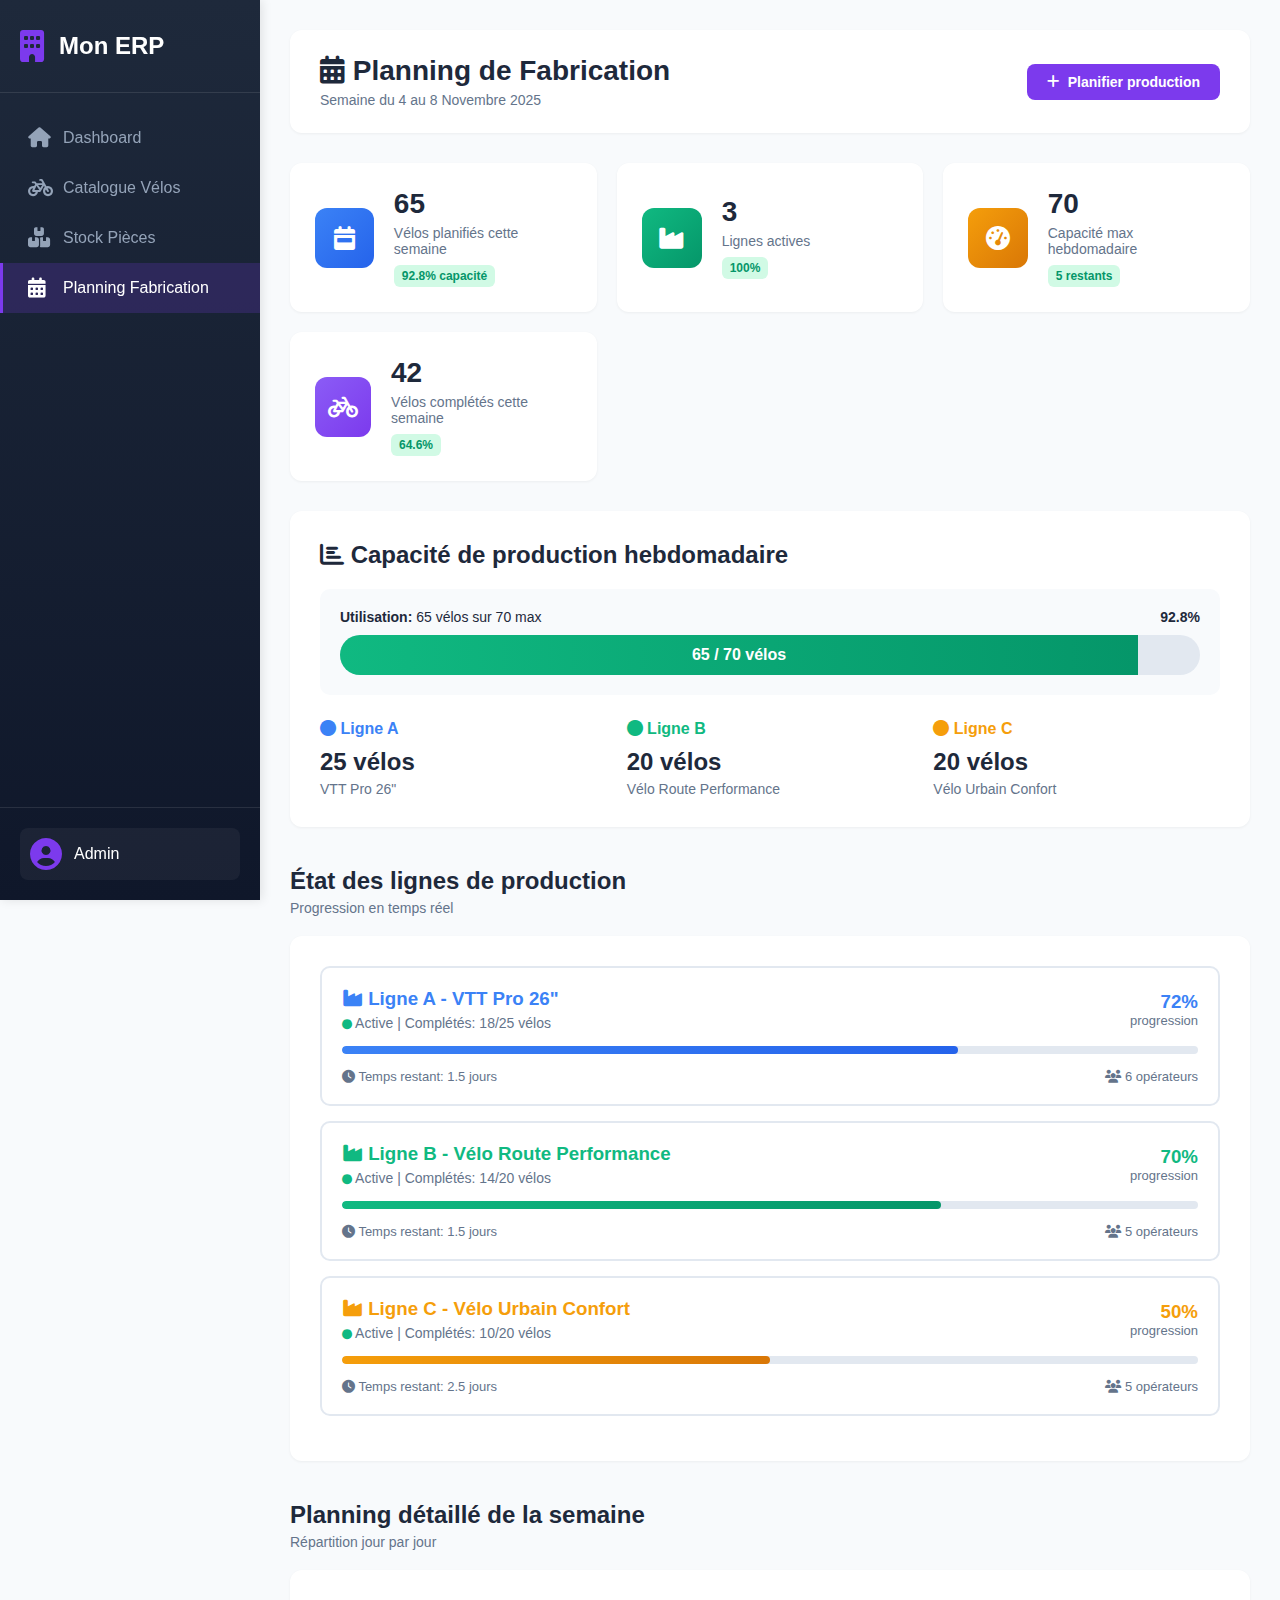
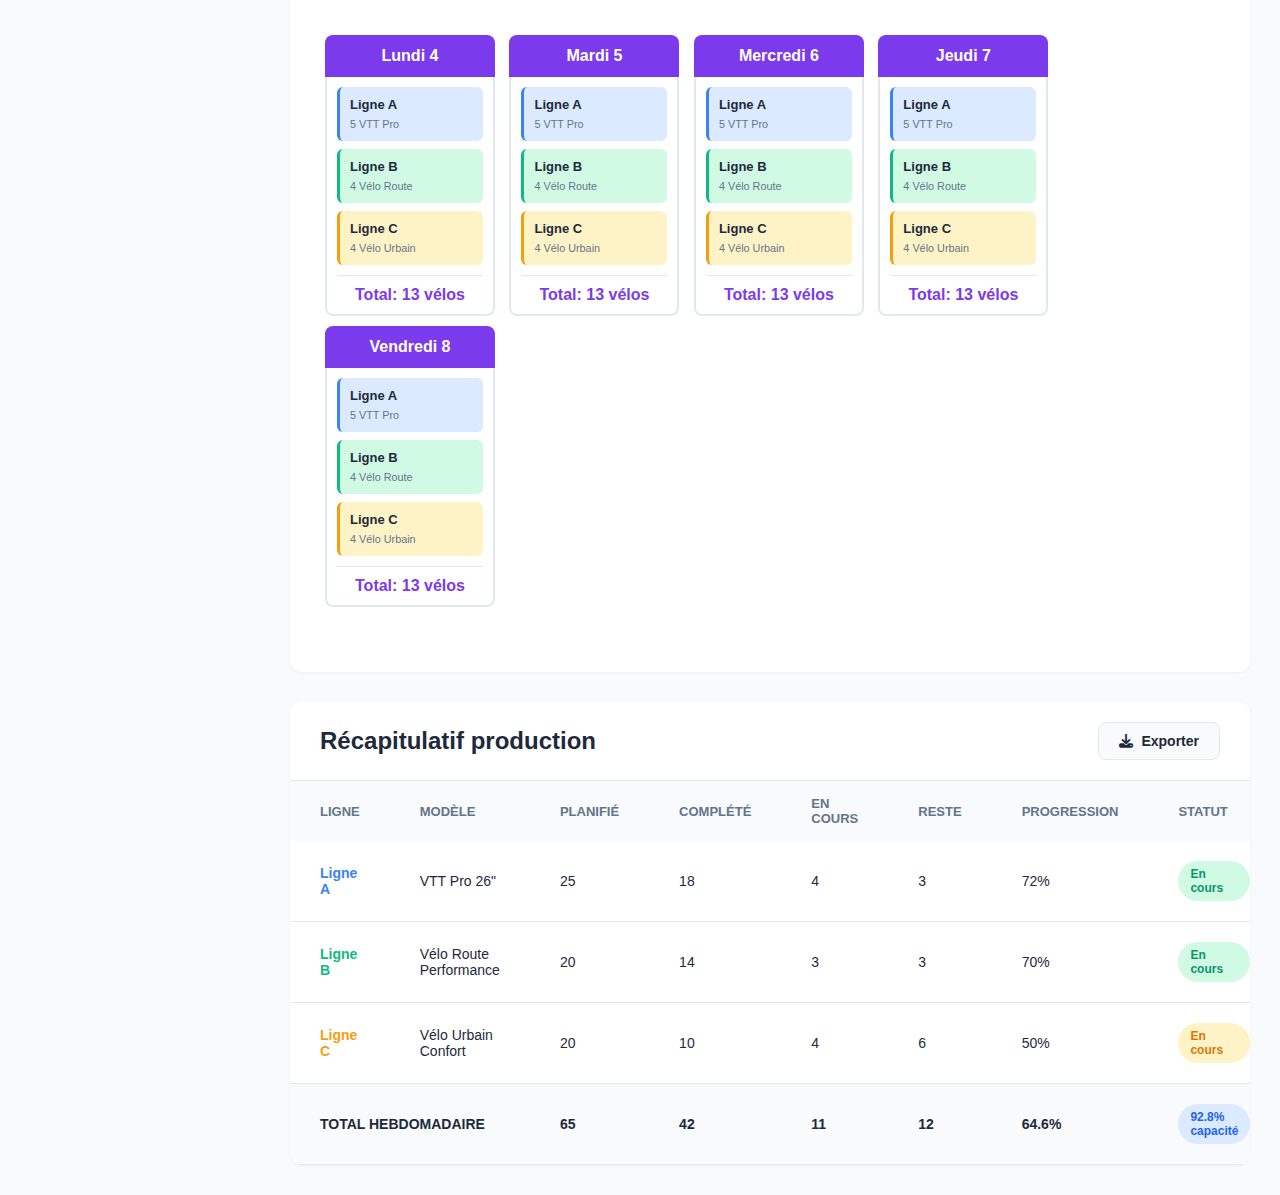
<file: code/CycloMax-main/CycloMax-main/production.html>
<!DOCTYPE html>
<html lang="fr">
<head>
    <meta charset="UTF-8">
    <meta name="viewport" content="width=device-width, initial-scale=1.0">
    <title>Planning Fabrication - ERP</title>
    <link rel="stylesheet" href="styles.css">
    <link rel="stylesheet" href="https://cdnjs.cloudflare.com/ajax/libs/font-awesome/6.4.0/css/all.min.css">
    <style>
        .planning-container {
            background: white;
            border-radius: 12px;
            padding: 30px;
            margin-bottom: 30px;
            box-shadow: 0 1px 3px rgba(0, 0, 0, 0.05);
        }
        .capacity-bar-container {
            margin: 20px 0;
            padding: 20px;
            background: var(--light-bg);
            border-radius: 10px;
        }
        .capacity-bar {
            width: 100%;
            height: 40px;
            background: #e2e8f0;
            border-radius: 20px;
            overflow: hidden;
            position: relative;
            margin-top: 10px;
        }
        .capacity-fill {
            height: 100%;
            background: linear-gradient(90deg, #10b981 0%, #059669 100%);
            display: flex;
            align-items: center;
            justify-content: center;
            color: white;
            font-weight: 600;
            transition: width 0.3s;
        }
        .capacity-label {
            display: flex;
            justify-content: space-between;
            margin-bottom: 8px;
            font-size: 14px;
        }
        .week-planning {
            margin: 30px 0;
        }
        .day-column {
            display: inline-block;
            width: calc(20% - 10px);
            margin: 5px;
            vertical-align: top;
        }
        .day-header {
            background: var(--primary-color);
            color: white;
            padding: 12px;
            border-radius: 8px 8px 0 0;
            font-weight: 600;
            text-align: center;
        }
        .day-content {
            background: white;
            border: 2px solid var(--border-color);
            border-top: none;
            border-radius: 0 0 8px 8px;
            min-height: 200px;
            padding: 10px;
        }
        .production-item {
            background: var(--light-bg);
            padding: 10px;
            margin-bottom: 8px;
            border-radius: 6px;
            border-left: 3px solid;
            font-size: 13px;
        }
        .production-item.ligne-a {
            border-left-color: #3b82f6;
            background: #dbeafe;
        }
        .production-item.ligne-b {
            border-left-color: #10b981;
            background: #d1fae5;
        }
        .production-item.ligne-c {
            border-left-color: #f59e0b;
            background: #fef3c7;
        }
        .production-item strong {
            display: block;
            margin-bottom: 4px;
        }
        .production-item small {
            color: var(--text-secondary);
        }
        .line-card {
            background: white;
            padding: 20px;
            border-radius: 10px;
            border: 2px solid var(--border-color);
            margin-bottom: 15px;
        }
        .line-header {
            display: flex;
            justify-content: space-between;
            align-items: center;
            margin-bottom: 15px;
        }
        .line-progress {
            width: 100%;
            height: 8px;
            background: #e2e8f0;
            border-radius: 4px;
            overflow: hidden;
            margin-top: 10px;
        }
        .line-progress-fill {
            height: 100%;
            border-radius: 4px;
            transition: width 0.3s;
        }
    </style>
</head>
<body>
    <!-- Sidebar -->
    <div class="sidebar">
        <div class="logo">
            <i class="fas fa-building"></i>
            <h2>Mon ERP</h2>
        </div>
        <nav class="nav-menu">
            <a href="index.html" class="nav-item">
                <i class="fas fa-home"></i>
                <span>Dashboard</span>
            </a>
            <a href="catalogue.html" class="nav-item">
                <i class="fas fa-bicycle"></i>
                <span>Catalogue Vélos</span>
            </a>
            <a href="stock.html" class="nav-item">
                <i class="fas fa-boxes"></i>
                <span>Stock Pièces</span>
            </a>
            <a href="production.html" class="nav-item active">
                <i class="fas fa-calendar-alt"></i>
                <span>Planning Fabrication</span>
            </a>
        </nav>
        <div class="sidebar-footer">
            <div class="user-info">
                <i class="fas fa-user-circle"></i>
                <span>Admin</span>
            </div>
        </div>
    </div>

    <!-- Main Content -->
    <div class="main-content">
        <!-- Header -->
        <header class="header">
            <div class="header-left">
                <h1><i class="fas fa-calendar-alt"></i> Planning de Fabrication</h1>
                <p class="subtitle">Semaine du 4 au 8 Novembre 2025</p>
            </div>
            <div class="header-right">
                <button class="btn btn-primary">
                    <i class="fas fa-plus"></i> Planifier production
                </button>
            </div>
        </header>

        <!-- Stats Cards -->
        <div class="stats-grid">
            <div class="stat-card">
                <div class="stat-icon blue">
                    <i class="fas fa-calendar-week"></i>
                </div>
                <div class="stat-info">
                    <h3>65</h3>
                    <p>Vélos planifiés cette semaine</p>
                    <span class="stat-change positive">92.8% capacité</span>
                </div>
            </div>
            <div class="stat-card">
                <div class="stat-icon green">
                    <i class="fas fa-industry"></i>
                </div>
                <div class="stat-info">
                    <h3>3</h3>
                    <p>Lignes actives</p>
                    <span class="stat-change positive">100%</span>
                </div>
            </div>
            <div class="stat-card">
                <div class="stat-icon orange">
                    <i class="fas fa-tachometer-alt"></i>
                </div>
                <div class="stat-info">
                    <h3>70</h3>
                    <p>Capacité max hebdomadaire</p>
                    <span class="stat-change positive">5 restants</span>
                </div>
            </div>
            <div class="stat-card">
                <div class="stat-icon purple">
                    <i class="fas fa-bicycle"></i>
                </div>
                <div class="stat-info">
                    <h3>42</h3>
                    <p>Vélos complétés cette semaine</p>
                    <span class="stat-change positive">64.6%</span>
                </div>
            </div>
        </div>

        <!-- Capacity Overview -->
        <div class="planning-container">
            <h2><i class="fas fa-chart-bar"></i> Capacité de production hebdomadaire</h2>
            <div class="capacity-bar-container">
                <div class="capacity-label">
                    <span><strong>Utilisation:</strong> 65 vélos sur 70 max</span>
                    <span><strong>92.8%</strong></span>
                </div>
                <div class="capacity-bar">
                    <div class="capacity-fill" style="width: 92.8%;">
                        65 / 70 vélos
                    </div>
                </div>
            </div>

            <div style="display: grid; grid-template-columns: repeat(3, 1fr); gap: 20px; margin-top: 25px;">
                <div>
                    <h4 style="color: #3b82f6; margin-bottom: 10px;"><i class="fas fa-circle"></i> Ligne A</h4>
                    <p style="font-size: 24px; font-weight: bold; margin-bottom: 5px;">25 vélos</p>
                    <p style="color: var(--text-secondary); font-size: 14px;">VTT Pro 26"</p>
                </div>
                <div>
                    <h4 style="color: #10b981; margin-bottom: 10px;"><i class="fas fa-circle"></i> Ligne B</h4>
                    <p style="font-size: 24px; font-weight: bold; margin-bottom: 5px;">20 vélos</p>
                    <p style="color: var(--text-secondary); font-size: 14px;">Vélo Route Performance</p>
                </div>
                <div>
                    <h4 style="color: #f59e0b; margin-bottom: 10px;"><i class="fas fa-circle"></i> Ligne C</h4>
                    <p style="font-size: 24px; font-weight: bold; margin-bottom: 5px;">20 vélos</p>
                    <p style="color: var(--text-secondary); font-size: 14px;">Vélo Urbain Confort</p>
                </div>
            </div>
        </div>

        <!-- Production Lines Status -->
        <div class="section-header">
            <h2>État des lignes de production</h2>
            <p>Progression en temps réel</p>
        </div>

        <div class="planning-container">
            <div class="line-card">
                <div class="line-header">
                    <div>
                        <h3 style="color: #3b82f6;"><i class="fas fa-industry"></i> Ligne A - VTT Pro 26"</h3>
                        <p style="color: var(--text-secondary); font-size: 14px; margin-top: 5px;">
                            <i class="fas fa-circle" style="color: #10b981; font-size: 10px;"></i> Active | 
                            Complétés: 18/25 vélos
                        </p>
                    </div>
                    <div style="text-align: right;">
                        <h3 style="color: #3b82f6;">72%</h3>
                        <p style="color: var(--text-secondary); font-size: 13px;">progression</p>
                    </div>
                </div>
                <div class="line-progress">
                    <div class="line-progress-fill" style="width: 72%; background: linear-gradient(90deg, #3b82f6 0%, #2563eb 100%);"></div>
                </div>
                <div style="margin-top: 15px; display: flex; justify-content: space-between; font-size: 13px; color: var(--text-secondary);">
                    <span><i class="fas fa-clock"></i> Temps restant: 1.5 jours</span>
                    <span><i class="fas fa-users"></i> 6 opérateurs</span>
                </div>
            </div>

            <div class="line-card">
                <div class="line-header">
                    <div>
                        <h3 style="color: #10b981;"><i class="fas fa-industry"></i> Ligne B - Vélo Route Performance</h3>
                        <p style="color: var(--text-secondary); font-size: 14px; margin-top: 5px;">
                            <i class="fas fa-circle" style="color: #10b981; font-size: 10px;"></i> Active | 
                            Complétés: 14/20 vélos
                        </p>
                    </div>
                    <div style="text-align: right;">
                        <h3 style="color: #10b981;">70%</h3>
                        <p style="color: var(--text-secondary); font-size: 13px;">progression</p>
                    </div>
                </div>
                <div class="line-progress">
                    <div class="line-progress-fill" style="width: 70%; background: linear-gradient(90deg, #10b981 0%, #059669 100%);"></div>
                </div>
                <div style="margin-top: 15px; display: flex; justify-content: space-between; font-size: 13px; color: var(--text-secondary);">
                    <span><i class="fas fa-clock"></i> Temps restant: 1.5 jours</span>
                    <span><i class="fas fa-users"></i> 5 opérateurs</span>
                </div>
            </div>

            <div class="line-card">
                <div class="line-header">
                    <div>
                        <h3 style="color: #f59e0b;"><i class="fas fa-industry"></i> Ligne C - Vélo Urbain Confort</h3>
                        <p style="color: var(--text-secondary); font-size: 14px; margin-top: 5px;">
                            <i class="fas fa-circle" style="color: #10b981; font-size: 10px;"></i> Active | 
                            Complétés: 10/20 vélos
                        </p>
                    </div>
                    <div style="text-align: right;">
                        <h3 style="color: #f59e0b;">50%</h3>
                        <p style="color: var(--text-secondary); font-size: 13px;">progression</p>
                    </div>
                </div>
                <div class="line-progress">
                    <div class="line-progress-fill" style="width: 50%; background: linear-gradient(90deg, #f59e0b 0%, #d97706 100%);"></div>
                </div>
                <div style="margin-top: 15px; display: flex; justify-content: space-between; font-size: 13px; color: var(--text-secondary);">
                    <span><i class="fas fa-clock"></i> Temps restant: 2.5 jours</span>
                    <span><i class="fas fa-users"></i> 5 opérateurs</span>
                </div>
            </div>
        </div>

        <!-- Weekly Planning -->
        <div class="section-header">
            <h2>Planning détaillé de la semaine</h2>
            <p>Répartition jour par jour</p>
        </div>

        <div class="planning-container">
            <div class="week-planning">
                <div class="day-column">
                    <div class="day-header">
                        Lundi 4
                    </div>
                    <div class="day-content">
                        <div class="production-item ligne-a">
                            <strong>Ligne A</strong>
                            <small>5 VTT Pro</small>
                        </div>
                        <div class="production-item ligne-b">
                            <strong>Ligne B</strong>
                            <small>4 Vélo Route</small>
                        </div>
                        <div class="production-item ligne-c">
                            <strong>Ligne C</strong>
                            <small>4 Vélo Urbain</small>
                        </div>
                        <div style="margin-top: 10px; padding-top: 10px; border-top: 1px solid var(--border-color); text-align: center; font-weight: 600; color: var(--primary-color);">
                            Total: 13 vélos
                        </div>
                    </div>
                </div>

                <div class="day-column">
                    <div class="day-header">
                        Mardi 5
                    </div>
                    <div class="day-content">
                        <div class="production-item ligne-a">
                            <strong>Ligne A</strong>
                            <small>5 VTT Pro</small>
                        </div>
                        <div class="production-item ligne-b">
                            <strong>Ligne B</strong>
                            <small>4 Vélo Route</small>
                        </div>
                        <div class="production-item ligne-c">
                            <strong>Ligne C</strong>
                            <small>4 Vélo Urbain</small>
                        </div>
                        <div style="margin-top: 10px; padding-top: 10px; border-top: 1px solid var(--border-color); text-align: center; font-weight: 600; color: var(--primary-color);">
                            Total: 13 vélos
                        </div>
                    </div>
                </div>

                <div class="day-column">
                    <div class="day-header">
                        Mercredi 6
                    </div>
                    <div class="day-content">
                        <div class="production-item ligne-a">
                            <strong>Ligne A</strong>
                            <small>5 VTT Pro</small>
                        </div>
                        <div class="production-item ligne-b">
                            <strong>Ligne B</strong>
                            <small>4 Vélo Route</small>
                        </div>
                        <div class="production-item ligne-c">
                            <strong>Ligne C</strong>
                            <small>4 Vélo Urbain</small>
                        </div>
                        <div style="margin-top: 10px; padding-top: 10px; border-top: 1px solid var(--border-color); text-align: center; font-weight: 600; color: var(--primary-color);">
                            Total: 13 vélos
                        </div>
                    </div>
                </div>

                <div class="day-column">
                    <div class="day-header">
                        Jeudi 7
                    </div>
                    <div class="day-content">
                        <div class="production-item ligne-a">
                            <strong>Ligne A</strong>
                            <small>5 VTT Pro</small>
                        </div>
                        <div class="production-item ligne-b">
                            <strong>Ligne B</strong>
                            <small>4 Vélo Route</small>
                        </div>
                        <div class="production-item ligne-c">
                            <strong>Ligne C</strong>
                            <small>4 Vélo Urbain</small>
                        </div>
                        <div style="margin-top: 10px; padding-top: 10px; border-top: 1px solid var(--border-color); text-align: center; font-weight: 600; color: var(--primary-color);">
                            Total: 13 vélos
                        </div>
                    </div>
                </div>

                <div class="day-column">
                    <div class="day-header">
                        Vendredi 8
                    </div>
                    <div class="day-content">
                        <div class="production-item ligne-a">
                            <strong>Ligne A</strong>
                            <small>5 VTT Pro</small>
                        </div>
                        <div class="production-item ligne-b">
                            <strong>Ligne B</strong>
                            <small>4 Vélo Route</small>
                        </div>
                        <div class="production-item ligne-c">
                            <strong>Ligne C</strong>
                            <small>4 Vélo Urbain</small>
                        </div>
                        <div style="margin-top: 10px; padding-top: 10px; border-top: 1px solid var(--border-color); text-align: center; font-weight: 600; color: var(--primary-color);">
                            Total: 13 vélos
                        </div>
                    </div>
                </div>
            </div>
        </div>

        <!-- Production Summary Table -->
        <div class="table-container">
            <div class="table-header">
                <h2>Récapitulatif production</h2>
                <div class="table-actions">
                    <button class="btn btn-secondary">
                        <i class="fas fa-download"></i> Exporter
                    </button>
                </div>
            </div>
            <table>
                <thead>
                    <tr>
                        <th>Ligne</th>
                        <th>Modèle</th>
                        <th>Planifié</th>
                        <th>Complété</th>
                        <th>En cours</th>
                        <th>Reste</th>
                        <th>Progression</th>
                        <th>Statut</th>
                    </tr>
                </thead>
                <tbody>
                    <tr>
                        <td><strong style="color: #3b82f6;">Ligne A</strong></td>
                        <td>VTT Pro 26"</td>
                        <td>25</td>
                        <td>18</td>
                        <td>4</td>
                        <td>3</td>
                        <td>72%</td>
                        <td><span class="status-badge success">En cours</span></td>
                    </tr>
                    <tr>
                        <td><strong style="color: #10b981;">Ligne B</strong></td>
                        <td>Vélo Route Performance</td>
                        <td>20</td>
                        <td>14</td>
                        <td>3</td>
                        <td>3</td>
                        <td>70%</td>
                        <td><span class="status-badge success">En cours</span></td>
                    </tr>
                    <tr>
                        <td><strong style="color: #f59e0b;">Ligne C</strong></td>
                        <td>Vélo Urbain Confort</td>
                        <td>20</td>
                        <td>10</td>
                        <td>4</td>
                        <td>6</td>
                        <td>50%</td>
                        <td><span class="status-badge warning">En cours</span></td>
                    </tr>
                    <tr style="background: var(--light-bg); font-weight: bold;">
                        <td colspan="2"><strong>TOTAL HEBDOMADAIRE</strong></td>
                        <td>65</td>
                        <td>42</td>
                        <td>11</td>
                        <td>12</td>
                        <td>64.6%</td>
                        <td><span class="status-badge info">92.8% capacité</span></td>
                    </tr>
                </tbody>
            </table>
        </div>
    </div>
</body>
</html>
</file>
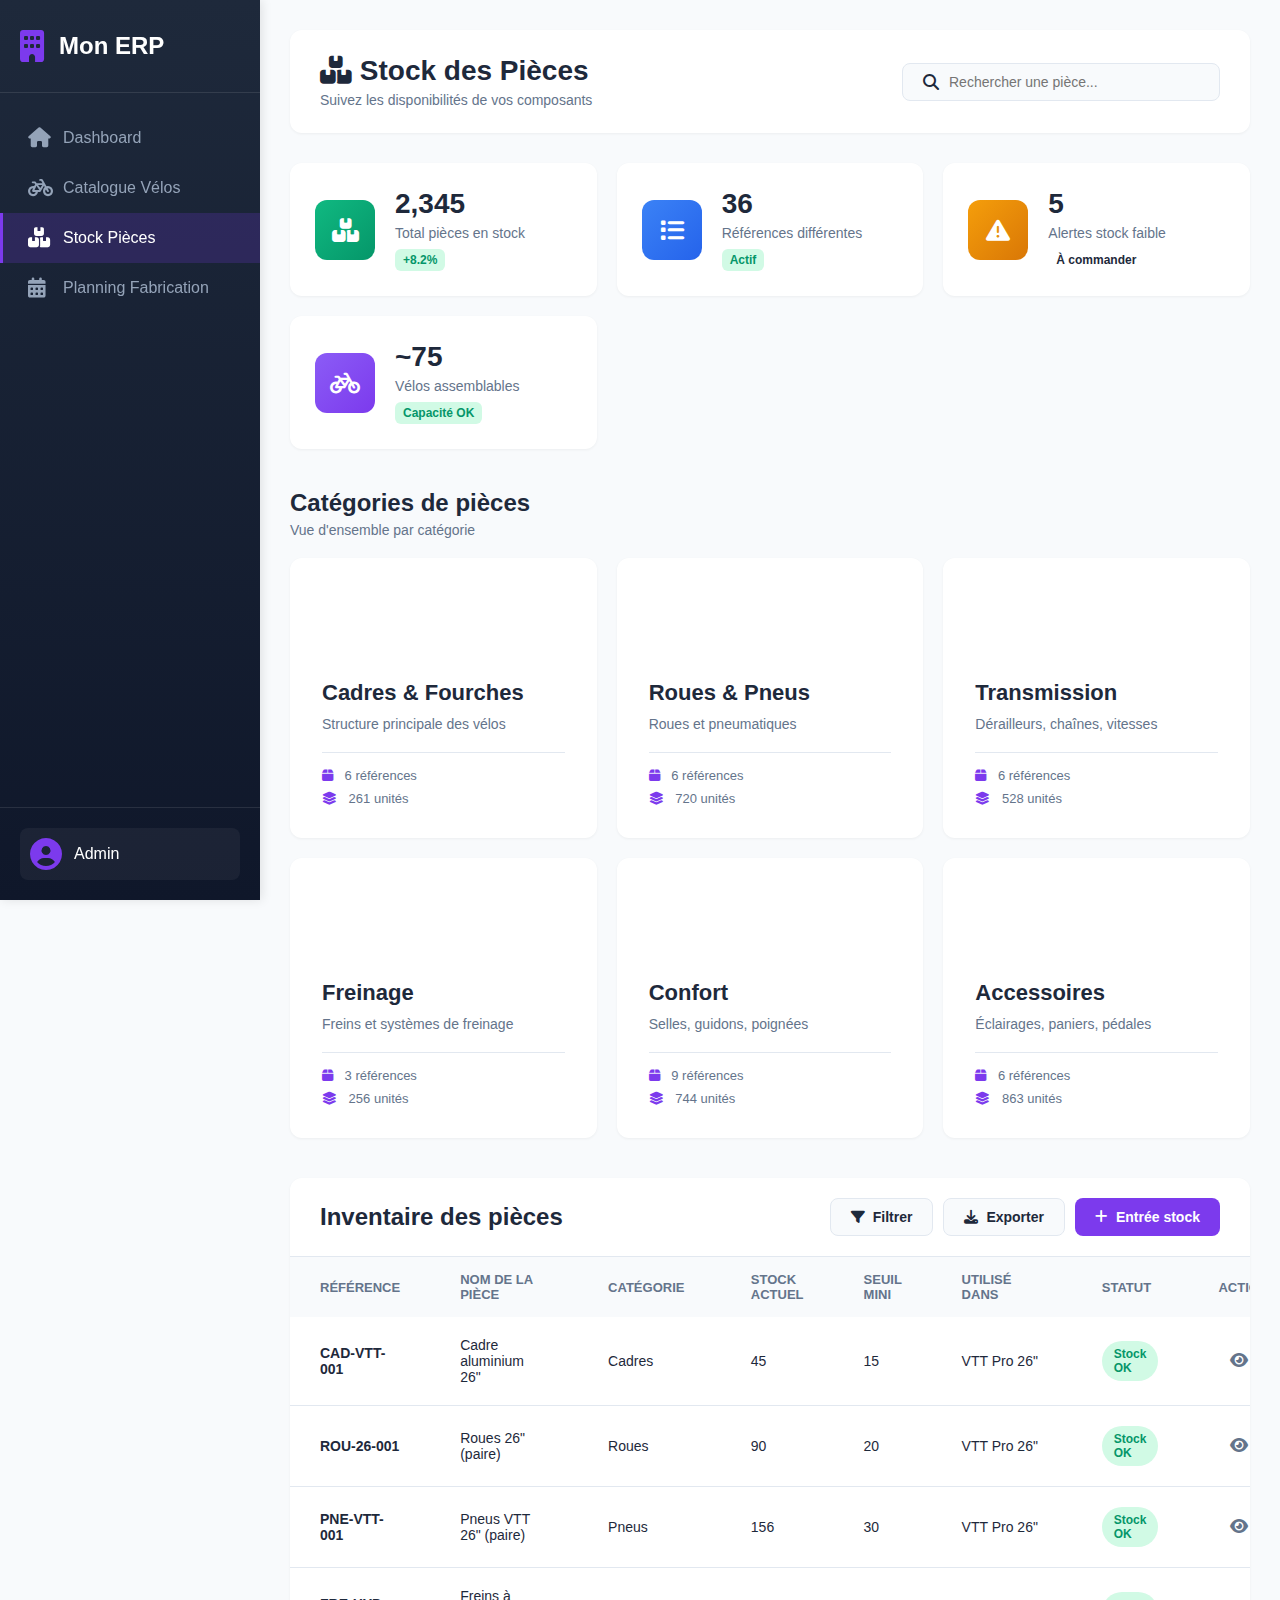
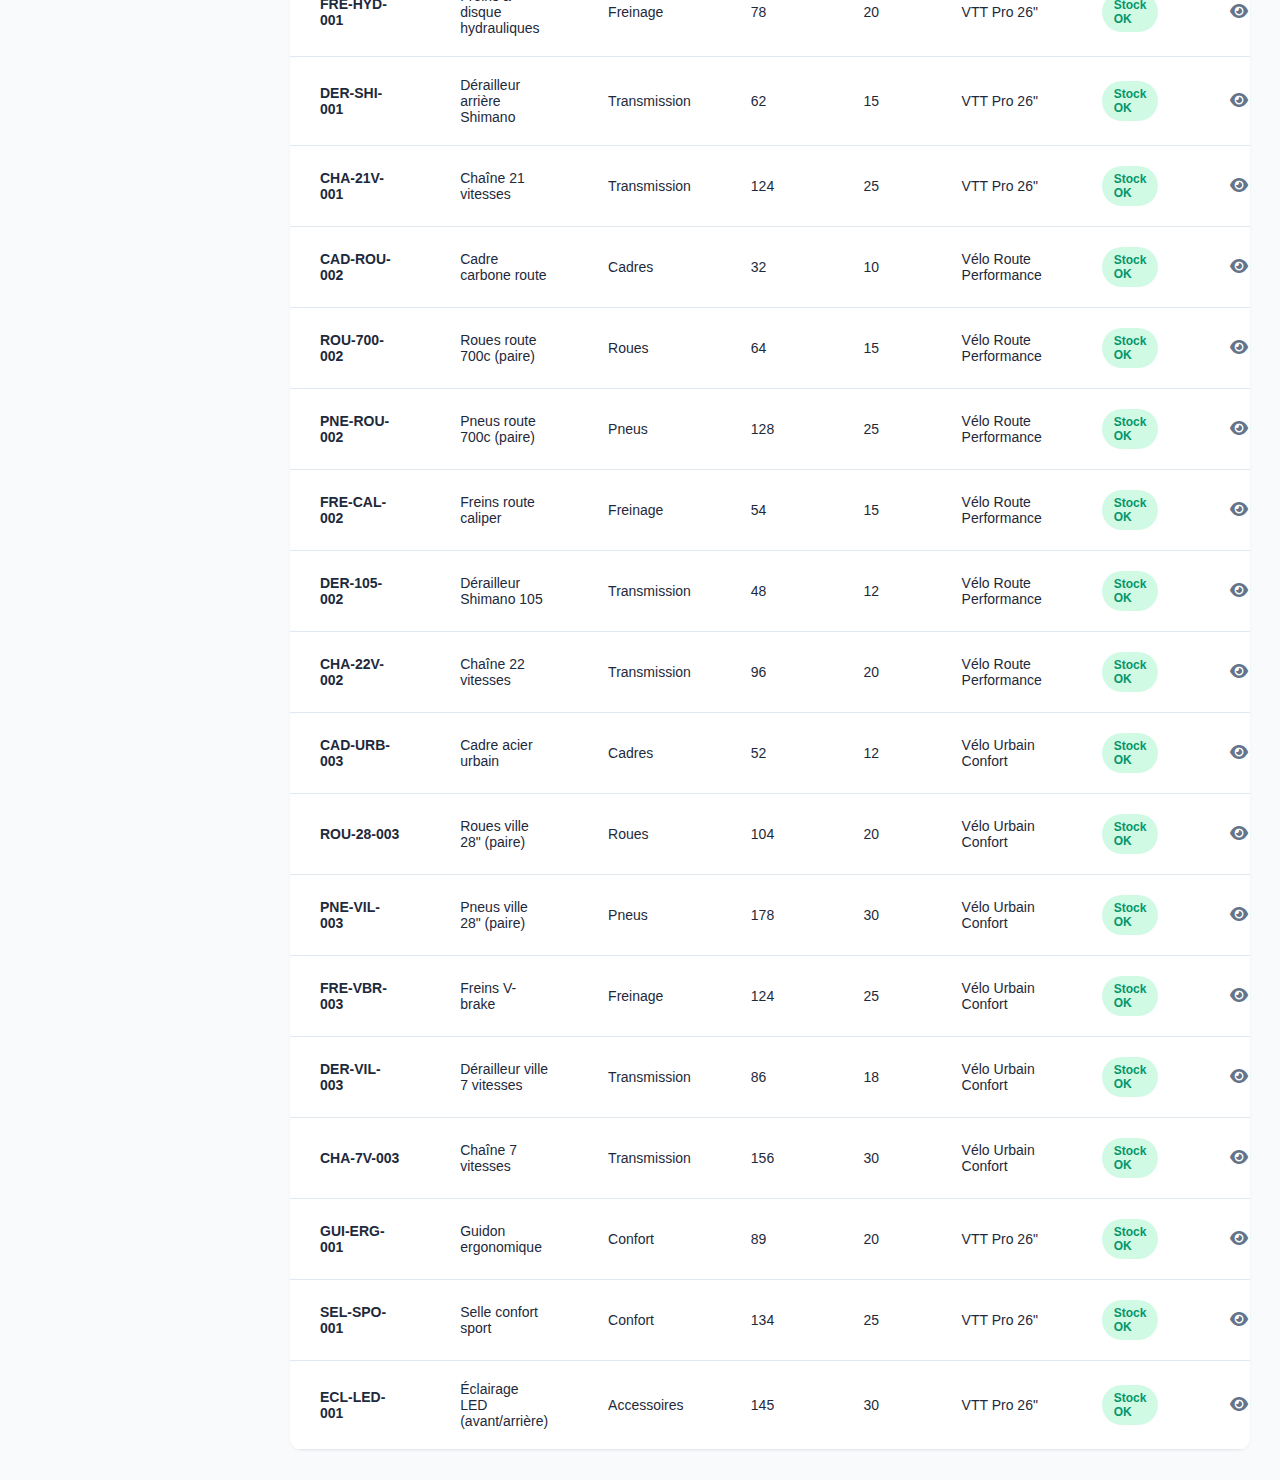
<file: code/CycloMax-main/CycloMax-main/stock.html>
<!DOCTYPE html>
<html lang="fr">
<head>
    <meta charset="UTF-8">
    <meta name="viewport" content="width=device-width, initial-scale=1.0">
    <title>Stock Pièces - ERP</title>
    <link rel="stylesheet" href="styles.css">
    <link rel="stylesheet" href="https://cdnjs.cloudflare.com/ajax/libs/font-awesome/6.4.0/css/all.min.css">
</head>
<body>
    <!-- Sidebar -->
    <div class="sidebar">
        <div class="logo">
            <i class="fas fa-building"></i>
            <h2>Mon ERP</h2>
        </div>
        <nav class="nav-menu">
            <a href="index.html" class="nav-item">
                <i class="fas fa-home"></i>
                <span>Dashboard</span>
            </a>
            <a href="catalogue.html" class="nav-item">
                <i class="fas fa-bicycle"></i>
                <span>Catalogue Vélos</span>
            </a>
            <a href="stock.html" class="nav-item active">
                <i class="fas fa-boxes"></i>
                <span>Stock Pièces</span>
            </a>
            <a href="production.html" class="nav-item">
                <i class="fas fa-calendar-alt"></i>
                <span>Planning Fabrication</span>
            </a>
        </nav>
        <div class="sidebar-footer">
            <div class="user-info">
                <i class="fas fa-user-circle"></i>
                <span>Admin</span>
            </div>
        </div>
    </div>

    <!-- Main Content -->
    <div class="main-content">
        <!-- Header -->
        <header class="header">
            <div class="header-left">
                <h1><i class="fas fa-boxes"></i> Stock des Pièces</h1>
                <p class="subtitle">Suivez les disponibilités de vos composants</p>
            </div>
            <div class="header-right">
                <div class="search-box">
                    <i class="fas fa-search"></i>
                    <input type="text" placeholder="Rechercher une pièce...">
                </div>
            </div>
        </header>

        <!-- Stats Cards -->
        <div class="stats-grid">
            <div class="stat-card">
                <div class="stat-icon green">
                    <i class="fas fa-boxes"></i>
                </div>
                <div class="stat-info">
                    <h3>2,345</h3>
                    <p>Total pièces en stock</p>
                    <span class="stat-change positive">+8.2%</span>
                </div>
            </div>
            <div class="stat-card">
                <div class="stat-icon blue">
                    <i class="fas fa-list"></i>
                </div>
                <div class="stat-info">
                    <h3>36</h3>
                    <p>Références différentes</p>
                    <span class="stat-change positive">Actif</span>
                </div>
            </div>
            <div class="stat-card">
                <div class="stat-icon orange">
                    <i class="fas fa-exclamation-triangle"></i>
                </div>
                <div class="stat-info">
                    <h3>5</h3>
                    <p>Alertes stock faible</p>
                    <span class="stat-change warning">À commander</span>
                </div>
            </div>
            <div class="stat-card">
                <div class="stat-icon purple">
                    <i class="fas fa-bicycle"></i>
                </div>
                <div class="stat-info">
                    <h3>~75</h3>
                    <p>Vélos assemblables</p>
                    <span class="stat-change positive">Capacité OK</span>
                </div>
            </div>
        </div>

        <!-- Category Summary -->
        <div class="section-header">
            <h2>Catégories de pièces</h2>
            <p>Vue d'ensemble par catégorie</p>
        </div>

        <div class="modules-grid">
            <div class="module-card">
                <div class="module-icon blue">
                    <i class="fas fa-circle"></i>
                </div>
                <h3>Cadres & Fourches</h3>
                <p>Structure principale des vélos</p>
                <div class="module-stats">
                    <span><i class="fas fa-box"></i> 6 références</span>
                    <span><i class="fas fa-layer-group"></i> 261 unités</span>
                </div>
            </div>

            <div class="module-card">
                <div class="module-icon green">
                    <i class="fas fa-compact-disc"></i>
                </div>
                <h3>Roues & Pneus</h3>
                <p>Roues et pneumatiques</p>
                <div class="module-stats">
                    <span><i class="fas fa-box"></i> 6 références</span>
                    <span><i class="fas fa-layer-group"></i> 720 unités</span>
                </div>
            </div>

            <div class="module-card">
                <div class="module-icon orange">
                    <i class="fas fa-cog"></i>
                </div>
                <h3>Transmission</h3>
                <p>Dérailleurs, chaînes, vitesses</p>
                <div class="module-stats">
                    <span><i class="fas fa-box"></i> 6 références</span>
                    <span><i class="fas fa-layer-group"></i> 528 unités</span>
                </div>
            </div>

            <div class="module-card">
                <div class="module-icon purple">
                    <i class="fas fa-hand-rock"></i>
                </div>
                <h3>Freinage</h3>
                <p>Freins et systèmes de freinage</p>
                <div class="module-stats">
                    <span><i class="fas fa-box"></i> 3 références</span>
                    <span><i class="fas fa-layer-group"></i> 256 unités</span>
                </div>
            </div>

            <div class="module-card">
                <div class="module-icon red">
                    <i class="fas fa-chair"></i>
                </div>
                <h3>Confort</h3>
                <p>Selles, guidons, poignées</p>
                <div class="module-stats">
                    <span><i class="fas fa-box"></i> 9 références</span>
                    <span><i class="fas fa-layer-group"></i> 744 unités</span>
                </div>
            </div>

            <div class="module-card">
                <div class="module-icon gray">
                    <i class="fas fa-lightbulb"></i>
                </div>
                <h3>Accessoires</h3>
                <p>Éclairages, paniers, pédales</p>
                <div class="module-stats">
                    <span><i class="fas fa-box"></i> 6 références</span>
                    <span><i class="fas fa-layer-group"></i> 863 unités</span>
                </div>
            </div>
        </div>

        <!-- Stock Table -->
        <div class="table-container">
            <div class="table-header">
                <h2>Inventaire des pièces</h2>
                <div class="table-actions">
                    <button class="btn btn-secondary">
                        <i class="fas fa-filter"></i> Filtrer
                    </button>
                    <button class="btn btn-secondary">
                        <i class="fas fa-download"></i> Exporter
                    </button>
                    <button class="btn btn-primary">
                        <i class="fas fa-plus"></i> Entrée stock
                    </button>
                </div>
            </div>
            <table>
                <thead>
                    <tr>
                        <th>Référence</th>
                        <th>Nom de la pièce</th>
                        <th>Catégorie</th>
                        <th>Stock actuel</th>
                        <th>Seuil mini</th>
                        <th>Utilisé dans</th>
                        <th>Statut</th>
                        <th>Actions</th>
                    </tr>
                </thead>
                <tbody>
                    <!-- VTT Pro Components -->
                    <tr>
                        <td><strong>CAD-VTT-001</strong></td>
                        <td>Cadre aluminium 26"</td>
                        <td>Cadres</td>
                        <td>45</td>
                        <td>15</td>
                        <td>VTT Pro 26"</td>
                        <td><span class="status-badge success">Stock OK</span></td>
                        <td>
                            <div class="action-btns">
                                <button class="action-btn"><i class="fas fa-eye"></i></button>
                                <button class="action-btn"><i class="fas fa-edit"></i></button>
                            </div>
                        </td>
                    </tr>
                    <tr>
                        <td><strong>ROU-26-001</strong></td>
                        <td>Roues 26" (paire)</td>
                        <td>Roues</td>
                        <td>90</td>
                        <td>20</td>
                        <td>VTT Pro 26"</td>
                        <td><span class="status-badge success">Stock OK</span></td>
                        <td>
                            <div class="action-btns">
                                <button class="action-btn"><i class="fas fa-eye"></i></button>
                                <button class="action-btn"><i class="fas fa-edit"></i></button>
                            </div>
                        </td>
                    </tr>
                    <tr>
                        <td><strong>PNE-VTT-001</strong></td>
                        <td>Pneus VTT 26" (paire)</td>
                        <td>Pneus</td>
                        <td>156</td>
                        <td>30</td>
                        <td>VTT Pro 26"</td>
                        <td><span class="status-badge success">Stock OK</span></td>
                        <td>
                            <div class="action-btns">
                                <button class="action-btn"><i class="fas fa-eye"></i></button>
                                <button class="action-btn"><i class="fas fa-edit"></i></button>
                            </div>
                        </td>
                    </tr>
                    <tr>
                        <td><strong>FRE-HYD-001</strong></td>
                        <td>Freins à disque hydrauliques</td>
                        <td>Freinage</td>
                        <td>78</td>
                        <td>20</td>
                        <td>VTT Pro 26"</td>
                        <td><span class="status-badge success">Stock OK</span></td>
                        <td>
                            <div class="action-btns">
                                <button class="action-btn"><i class="fas fa-eye"></i></button>
                                <button class="action-btn"><i class="fas fa-edit"></i></button>
                            </div>
                        </td>
                    </tr>
                    <tr>
                        <td><strong>DER-SHI-001</strong></td>
                        <td>Dérailleur arrière Shimano</td>
                        <td>Transmission</td>
                        <td>62</td>
                        <td>15</td>
                        <td>VTT Pro 26"</td>
                        <td><span class="status-badge success">Stock OK</span></td>
                        <td>
                            <div class="action-btns">
                                <button class="action-btn"><i class="fas fa-eye"></i></button>
                                <button class="action-btn"><i class="fas fa-edit"></i></button>
                            </div>
                        </td>
                    </tr>
                    <tr>
                        <td><strong>CHA-21V-001</strong></td>
                        <td>Chaîne 21 vitesses</td>
                        <td>Transmission</td>
                        <td>124</td>
                        <td>25</td>
                        <td>VTT Pro 26"</td>
                        <td><span class="status-badge success">Stock OK</span></td>
                        <td>
                            <div class="action-btns">
                                <button class="action-btn"><i class="fas fa-eye"></i></button>
                                <button class="action-btn"><i class="fas fa-edit"></i></button>
                            </div>
                        </td>
                    </tr>
                    
                    <!-- Vélo Route Components -->
                    <tr>
                        <td><strong>CAD-ROU-002</strong></td>
                        <td>Cadre carbone route</td>
                        <td>Cadres</td>
                        <td>32</td>
                        <td>10</td>
                        <td>Vélo Route Performance</td>
                        <td><span class="status-badge success">Stock OK</span></td>
                        <td>
                            <div class="action-btns">
                                <button class="action-btn"><i class="fas fa-eye"></i></button>
                                <button class="action-btn"><i class="fas fa-edit"></i></button>
                            </div>
                        </td>
                    </tr>
                    <tr>
                        <td><strong>ROU-700-002</strong></td>
                        <td>Roues route 700c (paire)</td>
                        <td>Roues</td>
                        <td>64</td>
                        <td>15</td>
                        <td>Vélo Route Performance</td>
                        <td><span class="status-badge success">Stock OK</span></td>
                        <td>
                            <div class="action-btns">
                                <button class="action-btn"><i class="fas fa-eye"></i></button>
                                <button class="action-btn"><i class="fas fa-edit"></i></button>
                            </div>
                        </td>
                    </tr>
                    <tr>
                        <td><strong>PNE-ROU-002</strong></td>
                        <td>Pneus route 700c (paire)</td>
                        <td>Pneus</td>
                        <td>128</td>
                        <td>25</td>
                        <td>Vélo Route Performance</td>
                        <td><span class="status-badge success">Stock OK</span></td>
                        <td>
                            <div class="action-btns">
                                <button class="action-btn"><i class="fas fa-eye"></i></button>
                                <button class="action-btn"><i class="fas fa-edit"></i></button>
                            </div>
                        </td>
                    </tr>
                    <tr>
                        <td><strong>FRE-CAL-002</strong></td>
                        <td>Freins route caliper</td>
                        <td>Freinage</td>
                        <td>54</td>
                        <td>15</td>
                        <td>Vélo Route Performance</td>
                        <td><span class="status-badge success">Stock OK</span></td>
                        <td>
                            <div class="action-btns">
                                <button class="action-btn"><i class="fas fa-eye"></i></button>
                                <button class="action-btn"><i class="fas fa-edit"></i></button>
                            </div>
                        </td>
                    </tr>
                    <tr>
                        <td><strong>DER-105-002</strong></td>
                        <td>Dérailleur Shimano 105</td>
                        <td>Transmission</td>
                        <td>48</td>
                        <td>12</td>
                        <td>Vélo Route Performance</td>
                        <td><span class="status-badge success">Stock OK</span></td>
                        <td>
                            <div class="action-btns">
                                <button class="action-btn"><i class="fas fa-eye"></i></button>
                                <button class="action-btn"><i class="fas fa-edit"></i></button>
                            </div>
                        </td>
                    </tr>
                    <tr>
                        <td><strong>CHA-22V-002</strong></td>
                        <td>Chaîne 22 vitesses</td>
                        <td>Transmission</td>
                        <td>96</td>
                        <td>20</td>
                        <td>Vélo Route Performance</td>
                        <td><span class="status-badge success">Stock OK</span></td>
                        <td>
                            <div class="action-btns">
                                <button class="action-btn"><i class="fas fa-eye"></i></button>
                                <button class="action-btn"><i class="fas fa-edit"></i></button>
                            </div>
                        </td>
                    </tr>

                    <!-- Vélo Urbain Components -->
                    <tr>
                        <td><strong>CAD-URB-003</strong></td>
                        <td>Cadre acier urbain</td>
                        <td>Cadres</td>
                        <td>52</td>
                        <td>12</td>
                        <td>Vélo Urbain Confort</td>
                        <td><span class="status-badge success">Stock OK</span></td>
                        <td>
                            <div class="action-btns">
                                <button class="action-btn"><i class="fas fa-eye"></i></button>
                                <button class="action-btn"><i class="fas fa-edit"></i></button>
                            </div>
                        </td>
                    </tr>
                    <tr>
                        <td><strong>ROU-28-003</strong></td>
                        <td>Roues ville 28" (paire)</td>
                        <td>Roues</td>
                        <td>104</td>
                        <td>20</td>
                        <td>Vélo Urbain Confort</td>
                        <td><span class="status-badge success">Stock OK</span></td>
                        <td>
                            <div class="action-btns">
                                <button class="action-btn"><i class="fas fa-eye"></i></button>
                                <button class="action-btn"><i class="fas fa-edit"></i></button>
                            </div>
                        </td>
                    </tr>
                    <tr>
                        <td><strong>PNE-VIL-003</strong></td>
                        <td>Pneus ville 28" (paire)</td>
                        <td>Pneus</td>
                        <td>178</td>
                        <td>30</td>
                        <td>Vélo Urbain Confort</td>
                        <td><span class="status-badge success">Stock OK</span></td>
                        <td>
                            <div class="action-btns">
                                <button class="action-btn"><i class="fas fa-eye"></i></button>
                                <button class="action-btn"><i class="fas fa-edit"></i></button>
                            </div>
                        </td>
                    </tr>
                    <tr>
                        <td><strong>FRE-VBR-003</strong></td>
                        <td>Freins V-brake</td>
                        <td>Freinage</td>
                        <td>124</td>
                        <td>25</td>
                        <td>Vélo Urbain Confort</td>
                        <td><span class="status-badge success">Stock OK</span></td>
                        <td>
                            <div class="action-btns">
                                <button class="action-btn"><i class="fas fa-eye"></i></button>
                                <button class="action-btn"><i class="fas fa-edit"></i></button>
                            </div>
                        </td>
                    </tr>
                    <tr>
                        <td><strong>DER-VIL-003</strong></td>
                        <td>Dérailleur ville 7 vitesses</td>
                        <td>Transmission</td>
                        <td>86</td>
                        <td>18</td>
                        <td>Vélo Urbain Confort</td>
                        <td><span class="status-badge success">Stock OK</span></td>
                        <td>
                            <div class="action-btns">
                                <button class="action-btn"><i class="fas fa-eye"></i></button>
                                <button class="action-btn"><i class="fas fa-edit"></i></button>
                            </div>
                        </td>
                    </tr>
                    <tr>
                        <td><strong>CHA-7V-003</strong></td>
                        <td>Chaîne 7 vitesses</td>
                        <td>Transmission</td>
                        <td>156</td>
                        <td>30</td>
                        <td>Vélo Urbain Confort</td>
                        <td><span class="status-badge success">Stock OK</span></td>
                        <td>
                            <div class="action-btns">
                                <button class="action-btn"><i class="fas fa-eye"></i></button>
                                <button class="action-btn"><i class="fas fa-edit"></i></button>
                            </div>
                        </td>
                    </tr>

                    <!-- Autres pièces -->
                    <tr>
                        <td><strong>GUI-ERG-001</strong></td>
                        <td>Guidon ergonomique</td>
                        <td>Confort</td>
                        <td>89</td>
                        <td>20</td>
                        <td>VTT Pro 26"</td>
                        <td><span class="status-badge success">Stock OK</span></td>
                        <td>
                            <div class="action-btns">
                                <button class="action-btn"><i class="fas fa-eye"></i></button>
                                <button class="action-btn"><i class="fas fa-edit"></i></button>
                            </div>
                        </td>
                    </tr>
                    <tr>
                        <td><strong>SEL-SPO-001</strong></td>
                        <td>Selle confort sport</td>
                        <td>Confort</td>
                        <td>134</td>
                        <td>25</td>
                        <td>VTT Pro 26"</td>
                        <td><span class="status-badge success">Stock OK</span></td>
                        <td>
                            <div class="action-btns">
                                <button class="action-btn"><i class="fas fa-eye"></i></button>
                                <button class="action-btn"><i class="fas fa-edit"></i></button>
                            </div>
                        </td>
                    </tr>
                    <tr>
                        <td><strong>ECL-LED-001</strong></td>
                        <td>Éclairage LED (avant/arrière)</td>
                        <td>Accessoires</td>
                        <td>145</td>
                        <td>30</td>
                        <td>VTT Pro 26"</td>
                        <td><span class="status-badge success">Stock OK</span></td>
                        <td>
                            <div class="action-btns">
                                <button class="action-btn"><i class="fas fa-eye"></i></button>
                                <button class="action-btn"><i class="fas fa-edit"></i></button>
                            </div>
                        </td>
                    </tr>
                </tbody>
            </table>
        </div>
    </div>
</body>
</html>
</file>
<file: CycloMax-main/styles.css>
* {
    margin: 0;
    padding: 0;
    box-sizing: border-box;
}

:root {
    --primary-color: #7c3aed;
    --secondary-color: #2563eb;
    --success-color: #10b981;
    --warning-color: #f59e0b;
    --danger-color: #ef4444;
    --dark-bg: #1e293b;
    --light-bg: #f8fafc;
    --card-bg: #ffffff;
    --text-primary: #1e293b;
    --text-secondary: #64748b;
    --border-color: #e2e8f0;
    --sidebar-width: 260px;
}

body {
    font-family: 'Segoe UI', Tahoma, Geneva, Verdana, sans-serif;
    background-color: var(--light-bg);
    color: var(--text-primary);
    display: flex;
    min-height: 100vh;
}

/* Sidebar */
.sidebar {
    width: var(--sidebar-width);
    background: linear-gradient(180deg, #1e293b 0%, #0f172a 100%);
    color: white;
    display: flex;
    flex-direction: column;
    position: fixed;
    height: 100vh;
    left: 0;
    top: 0;
    box-shadow: 2px 0 10px rgba(0, 0, 0, 0.1);
    z-index: 1000;
}

.logo {
    padding: 30px 20px;
    display: flex;
    align-items: center;
    gap: 15px;
    border-bottom: 1px solid rgba(255, 255, 255, 0.1);
}

.logo i {
    font-size: 32px;
    color: var(--primary-color);
}

.logo h2 {
    font-size: 24px;
    font-weight: 700;
}

.nav-menu {
    flex: 1;
    padding: 20px 0;
    overflow-y: auto;
}

.nav-item {
    display: flex;
    align-items: center;
    gap: 15px;
    padding: 15px 25px;
    color: #94a3b8;
    text-decoration: none;
    transition: all 0.3s ease;
    border-left: 3px solid transparent;
}

.nav-item:hover {
    background-color: rgba(255, 255, 255, 0.05);
    color: white;
}

.nav-item.active {
    background-color: rgba(124, 58, 237, 0.2);
    color: white;
    border-left-color: var(--primary-color);
}

.nav-item i {
    font-size: 20px;
    width: 20px;
}

.sidebar-footer {
    padding: 20px;
    border-top: 1px solid rgba(255, 255, 255, 0.1);
}

.user-info {
    display: flex;
    align-items: center;
    gap: 12px;
    padding: 10px;
    background-color: rgba(255, 255, 255, 0.05);
    border-radius: 8px;
}

.user-info i {
    font-size: 32px;
    color: var(--primary-color);
}

/* Main Content */
.main-content {
    margin-left: var(--sidebar-width);
    flex: 1;
    padding: 30px;
    width: calc(100% - var(--sidebar-width));
}

/* Header */
.header {
    display: flex;
    justify-content: space-between;
    align-items: center;
    margin-bottom: 30px;
    background: white;
    padding: 25px 30px;
    border-radius: 12px;
    box-shadow: 0 1px 3px rgba(0, 0, 0, 0.05);
}

.header-left h1 {
    font-size: 28px;
    margin-bottom: 5px;
    color: var(--text-primary);
}

.subtitle {
    color: var(--text-secondary);
    font-size: 14px;
}

.header-right {
    display: flex;
    align-items: center;
    gap: 20px;
}

.search-box {
    display: flex;
    align-items: center;
    gap: 10px;
    background-color: var(--light-bg);
    padding: 10px 20px;
    border-radius: 8px;
    border: 1px solid var(--border-color);
}

.search-box input {
    border: none;
    background: none;
    outline: none;
    width: 250px;
    font-size: 14px;
}

.notification-btn {
    position: relative;
    background: none;
    border: none;
    font-size: 20px;
    color: var(--text-primary);
    cursor: pointer;
    padding: 10px;
    border-radius: 8px;
    transition: background-color 0.3s;
}

.notification-btn:hover {
    background-color: var(--light-bg);
}

.badge {
    position: absolute;
    top: 5px;
    right: 5px;
    background-color: var(--danger-color);
    color: white;
    font-size: 10px;
    padding: 2px 6px;
    border-radius: 10px;
    font-weight: bold;
}

/* Stats Grid */
.stats-grid {
    display: grid;
    grid-template-columns: repeat(auto-fit, minmax(250px, 1fr));
    gap: 20px;
    margin-bottom: 30px;
}

.stat-card {
    background: white;
    padding: 25px;
    border-radius: 12px;
    display: flex;
    gap: 20px;
    align-items: center;
    box-shadow: 0 1px 3px rgba(0, 0, 0, 0.05);
    transition: transform 0.3s, box-shadow 0.3s;
}

.stat-card:hover {
    transform: translateY(-2px);
    box-shadow: 0 4px 12px rgba(0, 0, 0, 0.1);
}

.stat-icon {
    width: 60px;
    height: 60px;
    border-radius: 12px;
    display: flex;
    align-items: center;
    justify-content: center;
    font-size: 24px;
    color: white;
}

.stat-icon.blue {
    background: linear-gradient(135deg, #3b82f6 0%, #2563eb 100%);
}

.stat-icon.green {
    background: linear-gradient(135deg, #10b981 0%, #059669 100%);
}

.stat-icon.orange {
    background: linear-gradient(135deg, #f59e0b 0%, #d97706 100%);
}

.stat-icon.purple {
    background: linear-gradient(135deg, #8b5cf6 0%, #7c3aed 100%);
}

.stat-icon.red {
    background: linear-gradient(135deg, #ef4444 0%, #dc2626 100%);
}

.stat-icon.gray {
    background: linear-gradient(135deg, #64748b 0%, #475569 100%);
}

.stat-info h3 {
    font-size: 28px;
    font-weight: 700;
    margin-bottom: 5px;
}

.stat-info p {
    color: var(--text-secondary);
    font-size: 14px;
    margin-bottom: 8px;
}

.stat-change {
    font-size: 12px;
    font-weight: 600;
    padding: 4px 8px;
    border-radius: 6px;
    display: inline-block;
}

.stat-change.positive {
    background-color: #d1fae5;
    color: #059669;
}

.stat-change.negative {
    background-color: #fee2e2;
    color: #dc2626;
}

/* Section Header */
.section-header {
    margin: 40px 0 20px 0;
}

.section-header h2 {
    font-size: 24px;
    margin-bottom: 5px;
}

.section-header p {
    color: var(--text-secondary);
    font-size: 14px;
}

/* Modules Grid */
.modules-grid {
    display: grid;
    grid-template-columns: repeat(auto-fit, minmax(300px, 1fr));
    gap: 20px;
    margin-bottom: 40px;
}

.module-card {
    background: white;
    padding: 30px;
    border-radius: 12px;
    text-decoration: none;
    color: var(--text-primary);
    box-shadow: 0 1px 3px rgba(0, 0, 0, 0.05);
    transition: all 0.3s ease;
    border: 2px solid transparent;
}

.module-card:hover {
    transform: translateY(-5px);
    box-shadow: 0 8px 20px rgba(0, 0, 0, 0.1);
    border-color: var(--primary-color);
}

.module-icon {
    width: 70px;
    height: 70px;
    border-radius: 14px;
    display: flex;
    align-items: center;
    justify-content: center;
    font-size: 32px;
    color: white;
    margin-bottom: 20px;
}

.module-card h3 {
    font-size: 22px;
    margin-bottom: 10px;
}

.module-card p {
    color: var(--text-secondary);
    font-size: 14px;
    margin-bottom: 20px;
}

.module-stats {
    display: flex;
    flex-direction: column;
    gap: 8px;
    padding-top: 15px;
    border-top: 1px solid var(--border-color);
}

.module-stats span {
    color: var(--text-secondary);
    font-size: 13px;
}

.module-stats i {
    margin-right: 8px;
    color: var(--primary-color);
}

/* Activity Container */
.activity-container {
    background: white;
    border-radius: 12px;
    padding: 20px;
    box-shadow: 0 1px 3px rgba(0, 0, 0, 0.05);
}

.activity-item {
    display: flex;
    align-items: center;
    gap: 20px;
    padding: 20px;
    border-bottom: 1px solid var(--border-color);
    transition: background-color 0.3s;
}

.activity-item:last-child {
    border-bottom: none;
}

.activity-item:hover {
    background-color: var(--light-bg);
}

.activity-icon {
    width: 50px;
    height: 50px;
    border-radius: 10px;
    display: flex;
    align-items: center;
    justify-content: center;
    font-size: 20px;
    color: white;
    flex-shrink: 0;
}

.activity-content {
    flex: 1;
}

.activity-content h4 {
    font-size: 16px;
    margin-bottom: 5px;
}

.activity-content p {
    color: var(--text-secondary);
    font-size: 14px;
}

.activity-time {
    color: var(--text-secondary);
    font-size: 13px;
    white-space: nowrap;
}

/* Tables */
.table-container {
    background: white;
    border-radius: 12px;
    box-shadow: 0 1px 3px rgba(0, 0, 0, 0.05);
    overflow: hidden;
}

.table-header {
    display: flex;
    justify-content: space-between;
    align-items: center;
    padding: 20px 30px;
    border-bottom: 1px solid var(--border-color);
}

.table-actions {
    display: flex;
    gap: 10px;
}

.btn {
    padding: 10px 20px;
    border: none;
    border-radius: 8px;
    font-size: 14px;
    font-weight: 600;
    cursor: pointer;
    transition: all 0.3s;
    display: inline-flex;
    align-items: center;
    gap: 8px;
}

.btn-primary {
    background-color: var(--primary-color);
    color: white;
}

.btn-primary:hover {
    background-color: #6d28d9;
}

.btn-secondary {
    background-color: var(--light-bg);
    color: var(--text-primary);
    border: 1px solid var(--border-color);
}

.btn-secondary:hover {
    background-color: var(--border-color);
}

table {
    width: 100%;
    border-collapse: collapse;
}

thead {
    background-color: var(--light-bg);
}

thead th {
    padding: 15px 30px;
    text-align: left;
    font-weight: 600;
    font-size: 13px;
    color: var(--text-secondary);
    text-transform: uppercase;
}

tbody tr {
    border-bottom: 1px solid var(--border-color);
    transition: background-color 0.3s;
}

tbody tr:hover {
    background-color: var(--light-bg);
}

tbody td {
    padding: 20px 30px;
    font-size: 14px;
}

.status-badge {
    padding: 6px 12px;
    border-radius: 20px;
    font-size: 12px;
    font-weight: 600;
    display: inline-block;
}

.status-badge.success {
    background-color: #d1fae5;
    color: #059669;
}

.status-badge.warning {
    background-color: #fef3c7;
    color: #d97706;
}

.status-badge.danger {
    background-color: #fee2e2;
    color: #dc2626;
}

.status-badge.info {
    background-color: #dbeafe;
    color: #2563eb;
}

.action-btns {
    display: flex;
    gap: 10px;
}

.action-btn {
    padding: 6px 12px;
    border: none;
    background: none;
    cursor: pointer;
    font-size: 16px;
    color: var(--text-secondary);
    transition: color 0.3s;
}

.action-btn:hover {
    color: var(--primary-color);
}

/* Charts Section */
.charts-grid {
    display: grid;
    grid-template-columns: repeat(auto-fit, minmax(400px, 1fr));
    gap: 20px;
    margin-bottom: 30px;
}

.chart-card {
    background: white;
    padding: 25px;
    border-radius: 12px;
    box-shadow: 0 1px 3px rgba(0, 0, 0, 0.05);
}

.chart-card h3 {
    font-size: 18px;
    margin-bottom: 20px;
}

/* Responsive */
@media (max-width: 1024px) {
    .sidebar {
        width: 70px;
    }

    .logo h2,
    .nav-item span,
    .user-info span {
        display: none;
    }

    .main-content {
        margin-left: 70px;
        width: calc(100% - 70px);
    }

    .modules-grid {
        grid-template-columns: repeat(auto-fit, minmax(250px, 1fr));
    }
}

@media (max-width: 768px) {
    .header {
        flex-direction: column;
        gap: 20px;
    }

    .stats-grid {
        grid-template-columns: 1fr;
    }

    .modules-grid {
        grid-template-columns: 1fr;
    }

    .search-box input {
        width: 150px;
    }
}
</file>
<file: code/CycloMax-main/CycloMax-main/styles.css>
* {
    margin: 0;
    padding: 0;
    box-sizing: border-box;
}

:root {
    --primary-color: #7c3aed;
    --secondary-color: #2563eb;
    --success-color: #10b981;
    --warning-color: #f59e0b;
    --danger-color: #ef4444;
    --dark-bg: #1e293b;
    --light-bg: #f8fafc;
    --card-bg: #ffffff;
    --text-primary: #1e293b;
    --text-secondary: #64748b;
    --border-color: #e2e8f0;
    --sidebar-width: 260px;
}

body {
    font-family: 'Segoe UI', Tahoma, Geneva, Verdana, sans-serif;
    background-color: var(--light-bg);
    color: var(--text-primary);
    display: flex;
    min-height: 100vh;
}

/* Sidebar */
.sidebar {
    width: var(--sidebar-width);
    background: linear-gradient(180deg, #1e293b 0%, #0f172a 100%);
    color: white;
    display: flex;
    flex-direction: column;
    position: fixed;
    height: 100vh;
    left: 0;
    top: 0;
    box-shadow: 2px 0 10px rgba(0, 0, 0, 0.1);
    z-index: 1000;
}

.logo {
    padding: 30px 20px;
    display: flex;
    align-items: center;
    gap: 15px;
    border-bottom: 1px solid rgba(255, 255, 255, 0.1);
}

.logo i {
    font-size: 32px;
    color: var(--primary-color);
}

.logo h2 {
    font-size: 24px;
    font-weight: 700;
}

.nav-menu {
    flex: 1;
    padding: 20px 0;
    overflow-y: auto;
}

.nav-item {
    display: flex;
    align-items: center;
    gap: 15px;
    padding: 15px 25px;
    color: #94a3b8;
    text-decoration: none;
    transition: all 0.3s ease;
    border-left: 3px solid transparent;
}

.nav-item:hover {
    background-color: rgba(255, 255, 255, 0.05);
    color: white;
}

.nav-item.active {
    background-color: rgba(124, 58, 237, 0.2);
    color: white;
    border-left-color: var(--primary-color);
}

.nav-item i {
    font-size: 20px;
    width: 20px;
}

.sidebar-footer {
    padding: 20px;
    border-top: 1px solid rgba(255, 255, 255, 0.1);
}

.user-info {
    display: flex;
    align-items: center;
    gap: 12px;
    padding: 10px;
    background-color: rgba(255, 255, 255, 0.05);
    border-radius: 8px;
}

.user-info i {
    font-size: 32px;
    color: var(--primary-color);
}

/* Main Content */
.main-content {
    margin-left: var(--sidebar-width);
    flex: 1;
    padding: 30px;
    width: calc(100% - var(--sidebar-width));
}

/* Header */
.header {
    display: flex;
    justify-content: space-between;
    align-items: center;
    margin-bottom: 30px;
    background: white;
    padding: 25px 30px;
    border-radius: 12px;
    box-shadow: 0 1px 3px rgba(0, 0, 0, 0.05);
}

.header-left h1 {
    font-size: 28px;
    margin-bottom: 5px;
    color: var(--text-primary);
}

.subtitle {
    color: var(--text-secondary);
    font-size: 14px;
}

.header-right {
    display: flex;
    align-items: center;
    gap: 20px;
}

.search-box {
    display: flex;
    align-items: center;
    gap: 10px;
    background-color: var(--light-bg);
    padding: 10px 20px;
    border-radius: 8px;
    border: 1px solid var(--border-color);
}

.search-box input {
    border: none;
    background: none;
    outline: none;
    width: 250px;
    font-size: 14px;
}

.notification-btn {
    position: relative;
    background: none;
    border: none;
    font-size: 20px;
    color: var(--text-primary);
    cursor: pointer;
    padding: 10px;
    border-radius: 8px;
    transition: background-color 0.3s;
}

.notification-btn:hover {
    background-color: var(--light-bg);
}

.badge {
    position: absolute;
    top: 5px;
    right: 5px;
    background-color: var(--danger-color);
    color: white;
    font-size: 10px;
    padding: 2px 6px;
    border-radius: 10px;
    font-weight: bold;
}

/* Stats Grid */
.stats-grid {
    display: grid;
    grid-template-columns: repeat(auto-fit, minmax(250px, 1fr));
    gap: 20px;
    margin-bottom: 30px;
}

.stat-card {
    background: white;
    padding: 25px;
    border-radius: 12px;
    display: flex;
    gap: 20px;
    align-items: center;
    box-shadow: 0 1px 3px rgba(0, 0, 0, 0.05);
    transition: transform 0.3s, box-shadow 0.3s;
}

.stat-card:hover {
    transform: translateY(-2px);
    box-shadow: 0 4px 12px rgba(0, 0, 0, 0.1);
}

.stat-icon {
    width: 60px;
    height: 60px;
    border-radius: 12px;
    display: flex;
    align-items: center;
    justify-content: center;
    font-size: 24px;
    color: white;
}

.stat-icon.blue {
    background: linear-gradient(135deg, #3b82f6 0%, #2563eb 100%);
}

.stat-icon.green {
    background: linear-gradient(135deg, #10b981 0%, #059669 100%);
}

.stat-icon.orange {
    background: linear-gradient(135deg, #f59e0b 0%, #d97706 100%);
}

.stat-icon.purple {
    background: linear-gradient(135deg, #8b5cf6 0%, #7c3aed 100%);
}

.stat-icon.red {
    background: linear-gradient(135deg, #ef4444 0%, #dc2626 100%);
}

.stat-icon.gray {
    background: linear-gradient(135deg, #64748b 0%, #475569 100%);
}

.stat-info h3 {
    font-size: 28px;
    font-weight: 700;
    margin-bottom: 5px;
}

.stat-info p {
    color: var(--text-secondary);
    font-size: 14px;
    margin-bottom: 8px;
}

.stat-change {
    font-size: 12px;
    font-weight: 600;
    padding: 4px 8px;
    border-radius: 6px;
    display: inline-block;
}

.stat-change.positive {
    background-color: #d1fae5;
    color: #059669;
}

.stat-change.negative {
    background-color: #fee2e2;
    color: #dc2626;
}

/* Section Header */
.section-header {
    margin: 40px 0 20px 0;
}

.section-header h2 {
    font-size: 24px;
    margin-bottom: 5px;
}

.section-header p {
    color: var(--text-secondary);
    font-size: 14px;
}

/* Modules Grid */
.modules-grid {
    display: grid;
    grid-template-columns: repeat(auto-fit, minmax(300px, 1fr));
    gap: 20px;
    margin-bottom: 40px;
}

.module-card {
    background: white;
    padding: 30px;
    border-radius: 12px;
    text-decoration: none;
    color: var(--text-primary);
    box-shadow: 0 1px 3px rgba(0, 0, 0, 0.05);
    transition: all 0.3s ease;
    border: 2px solid transparent;
}

.module-card:hover {
    transform: translateY(-5px);
    box-shadow: 0 8px 20px rgba(0, 0, 0, 0.1);
    border-color: var(--primary-color);
}

.module-icon {
    width: 70px;
    height: 70px;
    border-radius: 14px;
    display: flex;
    align-items: center;
    justify-content: center;
    font-size: 32px;
    color: white;
    margin-bottom: 20px;
}

.module-card h3 {
    font-size: 22px;
    margin-bottom: 10px;
}

.module-card p {
    color: var(--text-secondary);
    font-size: 14px;
    margin-bottom: 20px;
}

.module-stats {
    display: flex;
    flex-direction: column;
    gap: 8px;
    padding-top: 15px;
    border-top: 1px solid var(--border-color);
}

.module-stats span {
    color: var(--text-secondary);
    font-size: 13px;
}

.module-stats i {
    margin-right: 8px;
    color: var(--primary-color);
}

/* Activity Container */
.activity-container {
    background: white;
    border-radius: 12px;
    padding: 20px;
    box-shadow: 0 1px 3px rgba(0, 0, 0, 0.05);
}

.activity-item {
    display: flex;
    align-items: center;
    gap: 20px;
    padding: 20px;
    border-bottom: 1px solid var(--border-color);
    transition: background-color 0.3s;
}

.activity-item:last-child {
    border-bottom: none;
}

.activity-item:hover {
    background-color: var(--light-bg);
}

.activity-icon {
    width: 50px;
    height: 50px;
    border-radius: 10px;
    display: flex;
    align-items: center;
    justify-content: center;
    font-size: 20px;
    color: white;
    flex-shrink: 0;
}

.activity-content {
    flex: 1;
}

.activity-content h4 {
    font-size: 16px;
    margin-bottom: 5px;
}

.activity-content p {
    color: var(--text-secondary);
    font-size: 14px;
}

.activity-time {
    color: var(--text-secondary);
    font-size: 13px;
    white-space: nowrap;
}

/* Tables */
.table-container {
    background: white;
    border-radius: 12px;
    box-shadow: 0 1px 3px rgba(0, 0, 0, 0.05);
    overflow: hidden;
}

.table-header {
    display: flex;
    justify-content: space-between;
    align-items: center;
    padding: 20px 30px;
    border-bottom: 1px solid var(--border-color);
}

.table-actions {
    display: flex;
    gap: 10px;
}

.btn {
    padding: 10px 20px;
    border: none;
    border-radius: 8px;
    font-size: 14px;
    font-weight: 600;
    cursor: pointer;
    transition: all 0.3s;
    display: inline-flex;
    align-items: center;
    gap: 8px;
}

.btn-primary {
    background-color: var(--primary-color);
    color: white;
}

.btn-primary:hover {
    background-color: #6d28d9;
}

.btn-secondary {
    background-color: var(--light-bg);
    color: var(--text-primary);
    border: 1px solid var(--border-color);
}

.btn-secondary:hover {
    background-color: var(--border-color);
}

table {
    width: 100%;
    border-collapse: collapse;
}

thead {
    background-color: var(--light-bg);
}

thead th {
    padding: 15px 30px;
    text-align: left;
    font-weight: 600;
    font-size: 13px;
    color: var(--text-secondary);
    text-transform: uppercase;
}

tbody tr {
    border-bottom: 1px solid var(--border-color);
    transition: background-color 0.3s;
}

tbody tr:hover {
    background-color: var(--light-bg);
}

tbody td {
    padding: 20px 30px;
    font-size: 14px;
}

.status-badge {
    padding: 6px 12px;
    border-radius: 20px;
    font-size: 12px;
    font-weight: 600;
    display: inline-block;
}

.status-badge.success {
    background-color: #d1fae5;
    color: #059669;
}

.status-badge.warning {
    background-color: #fef3c7;
    color: #d97706;
}

.status-badge.danger {
    background-color: #fee2e2;
    color: #dc2626;
}

.status-badge.info {
    background-color: #dbeafe;
    color: #2563eb;
}

.action-btns {
    display: flex;
    gap: 10px;
}

.action-btn {
    padding: 6px 12px;
    border: none;
    background: none;
    cursor: pointer;
    font-size: 16px;
    color: var(--text-secondary);
    transition: color 0.3s;
}

.action-btn:hover {
    color: var(--primary-color);
}

/* Charts Section */
.charts-grid {
    display: grid;
    grid-template-columns: repeat(auto-fit, minmax(400px, 1fr));
    gap: 20px;
    margin-bottom: 30px;
}

.chart-card {
    background: white;
    padding: 25px;
    border-radius: 12px;
    box-shadow: 0 1px 3px rgba(0, 0, 0, 0.05);
}

.chart-card h3 {
    font-size: 18px;
    margin-bottom: 20px;
}

/* Responsive */
@media (max-width: 1024px) {
    .sidebar {
        width: 70px;
    }

    .logo h2,
    .nav-item span,
    .user-info span {
        display: none;
    }

    .main-content {
        margin-left: 70px;
        width: calc(100% - 70px);
    }

    .modules-grid {
        grid-template-columns: repeat(auto-fit, minmax(250px, 1fr));
    }
}

@media (max-width: 768px) {
    .header {
        flex-direction: column;
        gap: 20px;
    }

    .stats-grid {
        grid-template-columns: 1fr;
    }

    .modules-grid {
        grid-template-columns: 1fr;
    }

    .search-box input {
        width: 150px;
    }
}
</file>
